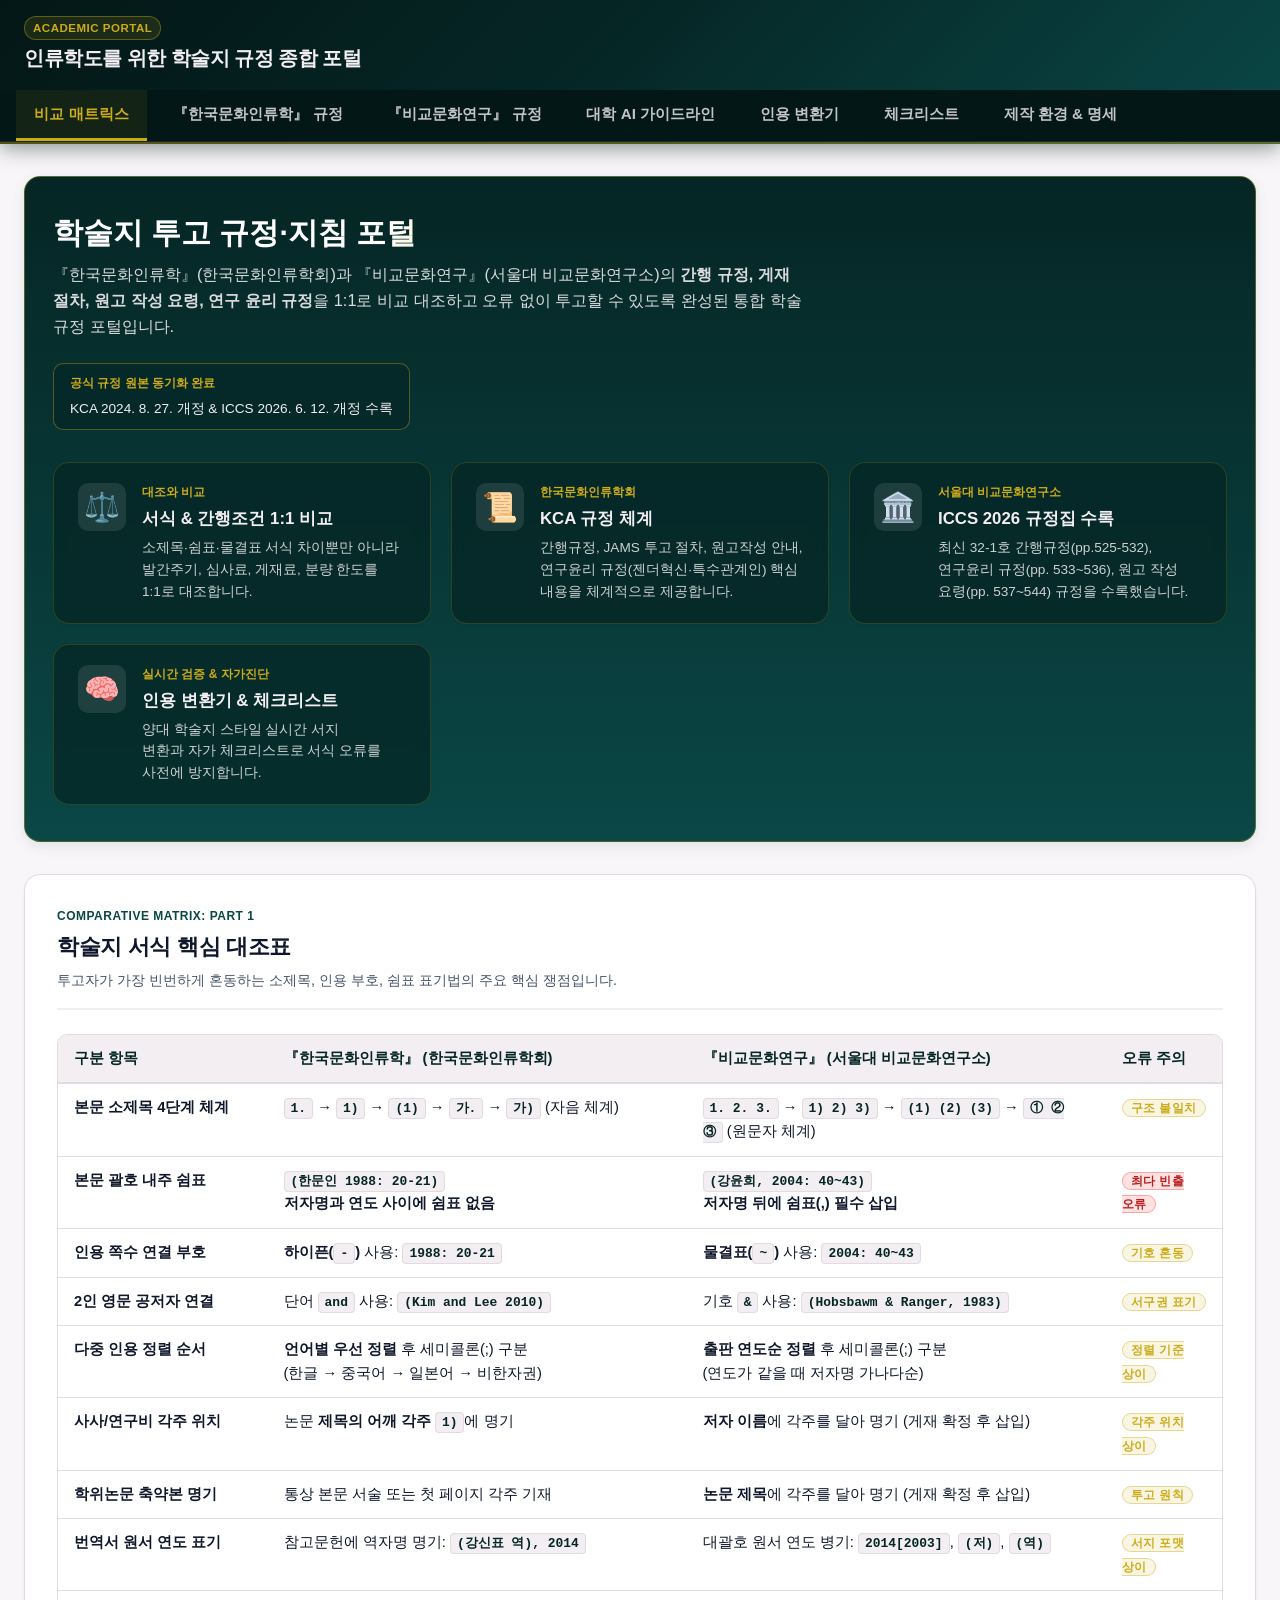
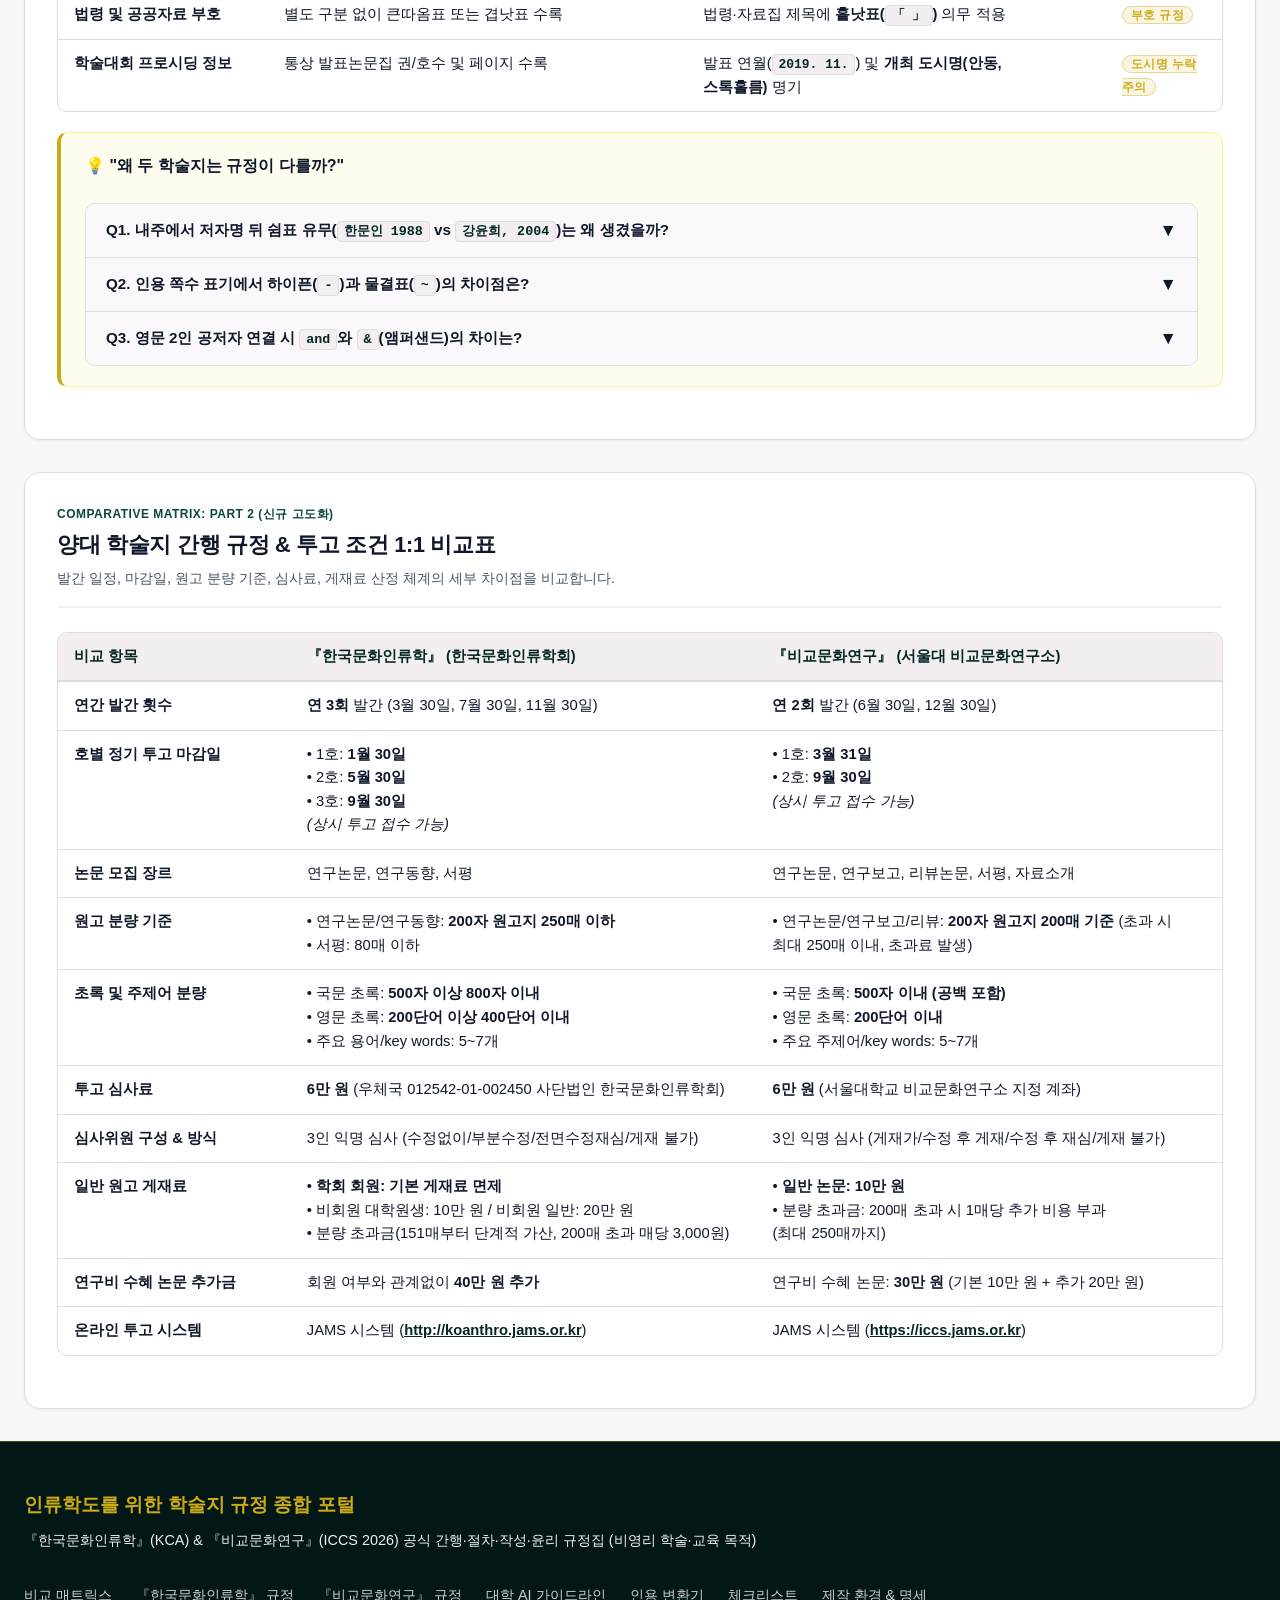
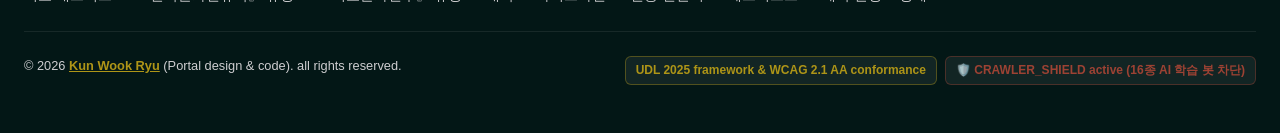
<file: index.html>
<!DOCTYPE html>
<html lang="ko">
<head>
    <meta charset="UTF-8">
    <meta name="viewport" content="width=device-width, initial-scale=1.0">
    <title>인류학도를 위한 학술지 규정 종합 포털</title>
    <meta name="description" content="『한국문화인류학』과 『비교문화연구』의 간행 규정, 게재 절차, 원고 작성 요령, 연구 윤리 규정 1:1 비교 대조 매트릭스 및 서식 차이점 해설 포털">
    <!-- ============================================================
         보안 원칙: CRAWLER_SHIELD v2 (16종 AI 학습 봇 차단 & TDM 권리 유보)
    ============================================================ -->
    <meta name="robots" content="index, follow" />
    <meta name="googlebot" content="index, follow" />
    <meta name="GPTBot" content="noindex, nofollow" />
    <meta name="OAI-SearchBot" content="noindex, nofollow" />
    <meta name="ChatGPT-User" content="noindex, nofollow" />
    <meta name="ClaudeBot" content="noindex, nofollow" />
    <meta name="anthropic-ai" content="noindex, nofollow" />
    <meta name="Claude-Web" content="noindex, nofollow" />
    <meta name="Google-Extended" content="noindex, nofollow" />
    <meta name="Googlebot-AI" content="noindex, nofollow" />
    <meta name="Applebot-Extended" content="noindex, nofollow" />
    <meta name="Amazonbot" content="noindex, nofollow" />
    <meta name="Bytespider" content="noindex, nofollow" />
    <meta name="CCBot" content="noindex, nofollow" />
    <meta name="meta-externalagent" content="noindex, nofollow" />
    <meta name="FacebookBot" content="noindex, nofollow" />
    <meta name="PerplexityBot" content="noindex, nofollow" />
    <meta name="Cohere-ai" content="noindex, nofollow" />
    <meta http-equiv="X-Robots-Tag" content="noimageai, noai" />
    <meta name="tdm-reservation" content="1" />
    <link rel="stylesheet" href="style.css?v=20261029_2">
</head>
<body>
    <a href="#main-content" class="skip-link">본문 바로가기 (skip to main content)</a>

    <!-- 최상단 헤더 -->
    <header class="site-header">
        <div class="header-container">
            <div class="brand-wrapper">
                <div class="brand-info">
                    <div class="brand-badge-row">
                        <span class="brand-badge">academic portal</span>
                    </div>
                    <h1 class="brand-title"><a href="index.html" style="color: inherit; text-decoration: none;">인류학도를 위한 학술지 규정 종합 포털</a></h1>
                </div>
            </div>
        </div>

        <!-- 메인 내비게이션 탭 (MPA 고유 파일 링크) -->
        <nav class="nav-tab-container" aria-label="포털 주요 기능 탭">
                        <div class="nav-tab-wrapper" role="tablist">
                <a href="index.html" class="tab-btn active" role="tab" aria-selected="true">
                    <span>비교 매트릭스</span>
                </a>
                <a href="kca.html" class="tab-btn" role="tab" aria-selected="false">
                    <span>『한국문화인류학』 규정</span>
                </a>
                <a href="iccs.html" class="tab-btn" role="tab" aria-selected="false">
                    <span>『비교문화연구』 규정</span>
                </a>
                <a href="ai-guidelines.html" class="tab-btn" role="tab" aria-selected="false">
                    <span>대학 AI 가이드라인</span>
                </a>
                <a href="converter.html" class="tab-btn" role="tab" aria-selected="false">
                    <span>인용 변환기</span>
                </a>
                <a href="checklist.html" class="tab-btn" role="tab" aria-selected="false">
                    <span>체크리스트</span>
                </a>
                <a href="specs.html" class="tab-btn" role="tab" aria-selected="false">
                    <span>제작 환경 &amp; 명세</span>
                </a>
            </div>
        </nav>
    </header>

    <!-- 메인 본문 영역 (100% 상시 가시성 보장) -->
    <main id="main-content" class="page-container" tabindex="-1">
        <section class="mpa-page-section">
<section class="hero-section">
        <div class="hero-inner">
            <div class="hero-header-row">
                <div class="hero-main-desc">
                    <h2>학술지 투고 규정·지침 포털</h2>
                    <p>『한국문화인류학』(한국문화인류학회)과 『비교문화연구』(서울대 비교문화연구소)의 <strong>간행 규정, 게재 절차, 원고 작성 요령, 연구 윤리 규정</strong>을 1:1로 비교 대조하고 오류 없이 투고할 수 있도록 완성된 통합 학술 규정 포털입니다.</p>
                </div>
                <div class="hero-sources-pill">
                    <span class="hero-sources-title">공식 규정 원본 동기화 완료</span>
                    <span class="hero-sources-list">KCA 2024. 8. 27. 개정 &amp; ICCS 2026. 6. 12. 개정 수록</span>
                </div>
            </div>

            <!-- 4구 배너 카드 그리드 (UDL 핵심 표상) -->
            <div class="banner-grid">
                <div class="banner-card">
                    <div class="banner-card-icon" aria-hidden="true">⚖️</div>
                    <div class="banner-card-body">
                        <span class="banner-card-tag"> 대조와 비교</span>
                        <h3 class="banner-card-title">서식 &amp; 간행조건 1:1 비교</h3>
                        <p class="banner-card-desc">소제목·쉼표·물결표 서식 차이뿐만 아니라 발간주기, 심사료, 게재료, 분량 한도를 1:1로 대조합니다.</p>
                    </div>
                </div>

                <div class="banner-card">
                    <div class="banner-card-icon" aria-hidden="true">📜</div>
                    <div class="banner-card-body">
                        <span class="banner-card-tag">한국문화인류학회</span>
                        <h3 class="banner-card-title">KCA 규정 체계</h3>
                        <p class="banner-card-desc">간행규정, JAMS 투고 절차, 원고작성 안내, 연구윤리 규정(젠더혁신·특수관계인) 핵심 내용을 체계적으로 제공합니다.</p>
                    </div>
                </div>

                <div class="banner-card">
                    <div class="banner-card-icon" aria-hidden="true">🏛️</div>
                    <div class="banner-card-body">
                        <span class="banner-card-tag">서울대 비교문화연구소</span>
                        <h3 class="banner-card-title">ICCS 2026 규정집 수록</h3>
                        <p class="banner-card-desc">최신 32-1호 간행규정(pp.525-532), 연구윤리 규정(pp. 533~536), 원고 작성 요령(pp. 537~544) 규정을 수록했습니다.</p>
                    </div>
                </div>

                <div class="banner-card">
                    <div class="banner-card-icon" aria-hidden="true">🧠</div>
                    <div class="banner-card-body">
                        <span class="banner-card-tag">실시간 검증 &amp; 자가진단</span>
                        <h3 class="banner-card-title">인용 변환기 &amp; 체크리스트</h3>
                        <p class="banner-card-desc">양대 학술지 스타일 실시간 서지 변환과 자가 체크리스트로 서식 오류를 사전에 방지합니다.</p>
                    </div>
                </div>
            </div>
        </div>
    </section>
            
            <!-- 1-1. 학술지 서식 핵심 대조표 -->
            <article class="academic-card">
                <header class="academic-card-header">
                    <div class="card-title-group">
                        <span class="card-section-badge">comparative matrix: part 1</span>
                        <h2 class="card-h2-title">학술지 서식 핵심 대조표</h2>
                        <p class="card-sub-rule">투고자가 가장 빈번하게 혼동하는 소제목, 인용 부호, 쉼표 표기법의 주요 핵심 쟁점입니다.</p>
                    </div>
                </header>

                <div class="table-container">
                    <table class="data-table">
                        <thead>
                            <tr>
                                <th style="width: 18%;">구분 항목</th>
                                <th style="width: 36%;">『한국문화인류학』 (한국문화인류학회)</th>
                                <th style="width: 36%;">『비교문화연구』 (서울대 비교문화연구소)</th>
                                <th style="width: 10%;">오류 주의</th>
                            </tr>
                        </thead>
                        <tbody>
                            <tr>
                                <td><strong>본문 소제목 4단계 체계</strong></td>
                                <td><code>1.</code> &rarr; <code>1)</code> &rarr; <code>(1)</code> &rarr; <strong><code>가.</code></strong> &rarr; <code>가)</code> (자음 체계)</td>
                                <td><code>1. 2. 3.</code> &rarr; <code>1) 2) 3)</code> &rarr; <code>(1) (2) (3)</code> &rarr; <strong><code>① ② ③</code></strong> (원문자 체계)</td>
                                <td><span class="brand-badge">구조 불일치</span></td>
                            </tr>
                            <tr>
                                <td><strong>본문 괄호 내주 쉼표</strong></td>
                                <td><code>(한문인 1988: 20-21)</code> <br><strong>저자명과 연도 사이에 쉼표 없음</strong></td>
                                <td><code>(강윤희, 2004: 40~43)</code> <br><strong>저자명 뒤에 쉼표(,) 필수 삽입</strong></td>
                                <td><span class="brand-badge" style="background:#fee2e2; color:#b91c1c; border-color:#fca5a5;">최다 빈출 오류</span></td>
                            </tr>
                            <tr>
                                <td><strong>인용 쪽수 연결 부호</strong></td>
                                <td><strong>하이픈(<code>-</code>)</strong> 사용: <code>1988: 20-21</code></td>
                                <td><strong>물결표(<code>~</code>)</strong> 사용: <code>2004: 40~43</code></td>
                                <td><span class="brand-badge">기호 혼동</span></td>
                            </tr>
                            <tr>
                                <td><strong>2인 영문 공저자 연결</strong></td>
                                <td>단어 <strong><code>and</code></strong> 사용: <code>(Kim and Lee 2010)</code></td>
                                <td>기호 <strong><code>&amp;</code></strong> 사용: <code>(Hobsbawm &amp; Ranger, 1983)</code></td>
                                <td><span class="brand-badge">서구권 표기</span></td>
                            </tr>
                            <tr>
                                <td><strong>다중 인용 정렬 순서</strong></td>
                                <td><strong>언어별 우선 정렬</strong> 후 세미콜론(;) 구분 <br>(한글 &rarr; 중국어 &rarr; 일본어 &rarr; 비한자권)</td>
                                <td><strong>출판 연도순 정렬</strong> 후 세미콜론(;) 구분 <br>(연도가 같을 때 저자명 가나다순)</td>
                                <td><span class="brand-badge">정렬 기준 상이</span></td>
                            </tr>
                            <tr>
                                <td><strong>사사/연구비 각주 위치</strong></td>
                                <td>논문 <strong>제목의 어깨 각주 <code>1)</code></strong>에 명기</td>
                                <td><strong>저자 이름</strong>에 각주를 달아 명기 (게재 확정 후 삽입)</td>
                                <td><span class="brand-badge">각주 위치 상이</span></td>
                            </tr>
                            <tr>
                                <td><strong>학위논문 축약본 명기</strong></td>
                                <td>통상 본문 서술 또는 첫 페이지 각주 기재</td>
                                <td><strong>논문 제목</strong>에 각주를 달아 명기 (게재 확정 후 삽입)</td>
                                <td><span class="brand-badge">투고 원칙</span></td>
                            </tr>
                            <tr>
                                <td><strong>번역서 원서 연도 표기</strong></td>
                                <td>참고문헌에 역자명 명기: <code>(강신표 역), 2014</code></td>
                                <td>대괄호 원서 연도 병기: <strong><code>2014[2003]</code></strong>, <code>(저)</code>, <code>(역)</code></td>
                                <td><span class="brand-badge">서지 포맷 상이</span></td>
                            </tr>
                            <tr>
                                <td><strong>법령 및 공공자료 부호</strong></td>
                                <td>별도 구분 없이 큰따옴표 또는 겹낫표 수록</td>
                                <td>법령·자료집 제목에 <strong>홑낫표(<code>「 」</code>)</strong> 의무 적용</td>
                                <td><span class="brand-badge">부호 규정</span></td>
                            </tr>
                            <tr>
                                <td><strong>학술대회 프로시딩 정보</strong></td>
                                <td>통상 발표논문집 권/호수 및 페이지 수록</td>
                                <td>발표 연월(<code>2019. 11.</code>) 및 <strong>개최 도시명(안동, 스톡홀름)</strong> 명기</td>
                                <td><span class="brand-badge">도시명 누락 주의</span></td>
                            </tr>
                        </tbody>
                    </table>
                </div>

                <!-- 하브루타 변증법적 쟁점 해설 (하브루타 팩) -->
                <div class="rule-box gold">
                    <strong>💡 "왜 두 학술지는 규정이 다를까?"</strong>
                    <div class="havruta-accordion">
                        <div class="havruta-item">
                            <button class="havruta-trigger" aria-expanded="false">
                                <span>Q1. 내주에서 저자명 뒤 쉼표 유무(<code>한문인 1988</code> vs <code>강윤희, 2004</code>)는 왜 생겼을까?</span>
                                <span class="havruta-icon">▼</span>
                            </button>
                            <div class="havruta-content">
                                <p><strong>해설:</strong> 『한국문화인류학』은 미국 인류학회(AAA) 및 시카고 매뉴얼(Chicago author-date)의 전통을 계승하여 괄호 안에서 불필요한 문장 부호를 배제하는 <code>(author-year)</code> 포맷을 엄격히 고수합니다. 반면 『비교문화연구』는 서울대학교 및 국내 인문사회학계의 전통적인 한국어 어문 인용 관례(저자와 연도를 명확한 쉼표로 분리)를 적용하여 가독성을 높인 결과입니다.</p>
                            </div>
                        </div>

                        <div class="havruta-item">
                            <button class="havruta-trigger" aria-expanded="false">
                                <span>Q2. 인용 쪽수 표기에서 하이픈(<code>-</code>)과 물결표(<code>~</code>)의 차이점은?</span>
                                <span class="havruta-icon">▼</span>
                            </button>
                            <div class="havruta-content">
                                <p><strong>해설:</strong> 영미권 학술 스타일(Chicago/APA)은 범위를 나타낼 때 하이픈(<code>-</code>)을 사용합니다(<code>20-21</code>). 그러나 국립국어원의 한글 맞춤법 문장 부호 규정에서는 기간이나 범위의 시작과 끝을 나타낼 때 물결표(<code>~</code>)를 표준으로 규정합니다. 『비교문화연구』는 국립국어원 표준 문장 부호를 서지 표기에도 엄격히 준용하여 <code>40~43</code>으로 표기하도록 규정하고 있습니다.</p>
                            </div>
                        </div>

                        <div class="havruta-item">
                            <button class="havruta-trigger" aria-expanded="false">
                                <span>Q3. 영문 2인 공저자 연결 시 <code>and</code>와 <code>&amp;</code>(앰퍼샌드)의 차이는?</span>
                                <span class="havruta-icon">▼</span>
                            </button>
                            <div class="havruta-content">
                                <p><strong>해설:</strong> 시카고 스타일은 괄호 안에서도 완전한 영단어 <code>and</code> 사용을 권장하는 반면, APA 스타일은 괄호 안 내주에서 간결한 기호인 앰퍼샌드(<code>&amp;</code>) 사용을 의무화합니다. 『비교문화연구』는 APA 서지 체계의 효율성을 도입하여 <code>(Hobsbawm &amp; Ranger, 1983)</code>로 표기하게 합니다.</p>
                            </div>
                        </div>
                    </div>
                </div>
            </article>

            <!-- 1-2. 간행 규정 & 투고 조건 1:1 비교 대조표 (신규 고도화) -->
            <article class="academic-card" style="margin-top: 2rem;">
                <header class="academic-card-header">
                    <div class="card-title-group">
                        <span class="card-section-badge">comparative matrix: part 2 (신규 고도화)</span>
                        <h2 class="card-h2-title">양대 학술지 간행 규정 &amp; 투고 조건 1:1 비교표</h2>
                        <p class="card-sub-rule">발간 일정, 마감일, 원고 분량 기준, 심사료, 게재료 산정 체계의 세부 차이점을 비교합니다.</p>
                    </div>
                </header>

                <div class="table-container">
                    <table class="data-table">
                        <thead>
                            <tr>
                                <th style="width: 20%;">비교 항목</th>
                                <th style="width: 40%;">『한국문화인류학』 (한국문화인류학회)</th>
                                <th style="width: 40%;">『비교문화연구』 (서울대 비교문화연구소)</th>
                            </tr>
                        </thead>
                        <tbody>
                            <tr>
                                <td><strong>연간 발간 횟수</strong></td>
                                <td><strong>연 3회</strong> 발간 (3월 30일, 7월 30일, 11월 30일)</td>
                                <td><strong>연 2회</strong> 발간 (6월 30일, 12월 30일)</td>
                            </tr>
                            <tr>
                                <td><strong>호별 정기 투고 마감일</strong></td>
                                <td>• 1호: <strong>1월 30일</strong><br>• 2호: <strong>5월 30일</strong><br>• 3호: <strong>9월 30일</strong><br><em>(상시 투고 접수 가능)</em></td>
                                <td>• 1호: <strong>3월 31일</strong><br>• 2호: <strong>9월 30일</strong><br><em>(상시 투고 접수 가능)</em></td>
                            </tr>
                            <tr>
                                <td><strong>논문 모집 장르</strong></td>
                                <td>연구논문, 연구동향, 서평</td>
                                <td>연구논문, 연구보고, 리뷰논문, 서평, 자료소개</td>
                            </tr>
                            <tr>
                                <td><strong>원고 분량 기준</strong></td>
                                <td>• 연구논문/연구동향: <strong>200자 원고지 250매 이하</strong><br>• 서평: 80매 이하</td>
                                <td>• 연구논문/연구보고/리뷰: <strong>200자 원고지 200매 기준</strong> (초과 시 최대 250매 이내, 초과료 발생)</td>
                            </tr>
                            <tr>
                                <td><strong>초록 및 주제어 분량</strong></td>
                                <td>• 국문 초록: <strong>500자 이상 800자 이내</strong><br>• 영문 초록: <strong>200단어 이상 400단어 이내</strong><br>• 주요 용어/key words: 5~7개</td>
                                <td>• 국문 초록: <strong>500자 이내 (공백 포함)</strong><br>• 영문 초록: <strong>200단어 이내</strong><br>• 주요 주제어/key words: 5~7개</td>
                            </tr>
                            <tr>
                                <td><strong>투고 심사료</strong></td>
                                <td><strong>6만 원</strong> (우체국 012542-01-002450 사단법인 한국문화인류학회)</td>
                                <td><strong>6만 원</strong> (서울대학교 비교문화연구소 지정 계좌)</td>
                            </tr>
                            <tr>
                                <td><strong>심사위원 구성 &amp; 방식</strong></td>
                                <td>3인 익명 심사 (수정없이/부분수정/전면수정재심/게재 불가)</td>
                                <td>3인 익명 심사 (게재가/수정 후 게재/수정 후 재심/게재 불가)</td>
                            </tr>
                            <tr>
                                <td><strong>일반 원고 게재료</strong></td>
                                <td>• <strong>학회 회원: 기본 게재료 면제</strong><br>• 비회원 대학원생: 10만 원 / 비회원 일반: 20만 원<br>• 분량 초과금(151매부터 단계적 가산, 200매 초과 매당 3,000원)</td>
                                <td>• <strong>일반 논문: 10만 원</strong><br>• 분량 초과금: 200매 초과 시 1매당 추가 비용 부과 (최대 250매까지)</td>
                            </tr>
                            <tr>
                                <td><strong>연구비 수혜 논문 추가금</strong></td>
                                <td>회원 여부와 관계없이 <strong>40만 원 추가</strong></td>
                                <td>연구비 수혜 논문: <strong>30만 원</strong> (기본 10만 원 + 추가 20만 원)</td>
                            </tr>
                            <tr>
                                <td><strong>온라인 투고 시스템</strong></td>
                                <td>JAMS 시스템 (<a href="http://koanthro.jams.or.kr" target="_blank" rel="noopener" class="text-link" style="color: var(--color-primary-dark); font-weight: 600; text-decoration: underline;">http://koanthro.jams.or.kr</a>)</td>
                                <td>JAMS 시스템 (<a href="https://iccs.jams.or.kr" target="_blank" rel="noopener" class="text-link" style="color: var(--color-primary-dark); font-weight: 600; text-decoration: underline;">https://iccs.jams.or.kr</a>)</td>
                            </tr>
                        </tbody>
                    </table>
                </div>
            </article>
        </section>
    </main>

    <!-- 플로팅 TOP 버튼 -->
    <button id="back-to-top" class="floating-top-btn" title="페이지 상단으로 이동" aria-label="페이지 상단으로 이동">↑</button>

    <!-- 푸터 -->
    <footer class="site-footer">
        <div class="footer-inner">
            <div class="footer-top">
                <div class="footer-brand">
                    <h3>인류학도를 위한 학술지 규정 종합 포털</h3>
                    <p>『한국문화인류학』(KCA) &amp; 『비교문화연구』(ICCS 2026) 공식 간행·절차·작성·윤리 규정집 (비영리 학술·교육 목적)</p>
                </div>
                                <div class="footer-links">
                    <a href="index.html">비교 매트릭스</a>
                    <a href="kca.html">『한국문화인류학』 규정</a>
                    <a href="iccs.html">『비교문화연구』 규정</a>
                    <a href="ai-guidelines.html">대학 AI 가이드라인</a>
                    <a href="converter.html">인용 변환기</a>
                    <a href="checklist.html">체크리스트</a>
                    <a href="specs.html">제작 환경 &amp; 명세</a>
                </div>
            </div>
            <div class="footer-bottom">
                <p>&copy; 2026 <a href="https://kunwryu.github.io/" target="_blank" rel="noopener noreferrer" class="footer-author-link">Kun Wook Ryu</a> (Portal design &amp; code). all rights reserved.</p>
                <div style="display: flex; gap: 0.5rem; flex-wrap: wrap;">
                    <span class="udl-conformance-badge">UDL 2025 framework &amp; WCAG 2.1 AA conformance</span>
                    <span class="udl-conformance-badge" style="border-color: rgba(184, 74, 57, 0.4); color: var(--color-comp-coral);">🛡️ CRAWLER_SHIELD active (16종 AI 학습 봇 차단)</span>
                </div>
            </div>
        </div>
    </footer>

    <!-- 자바스크립트 -->
    <script src="portal.js?v=20261028_1"></script>
</body>
</html>
</file>
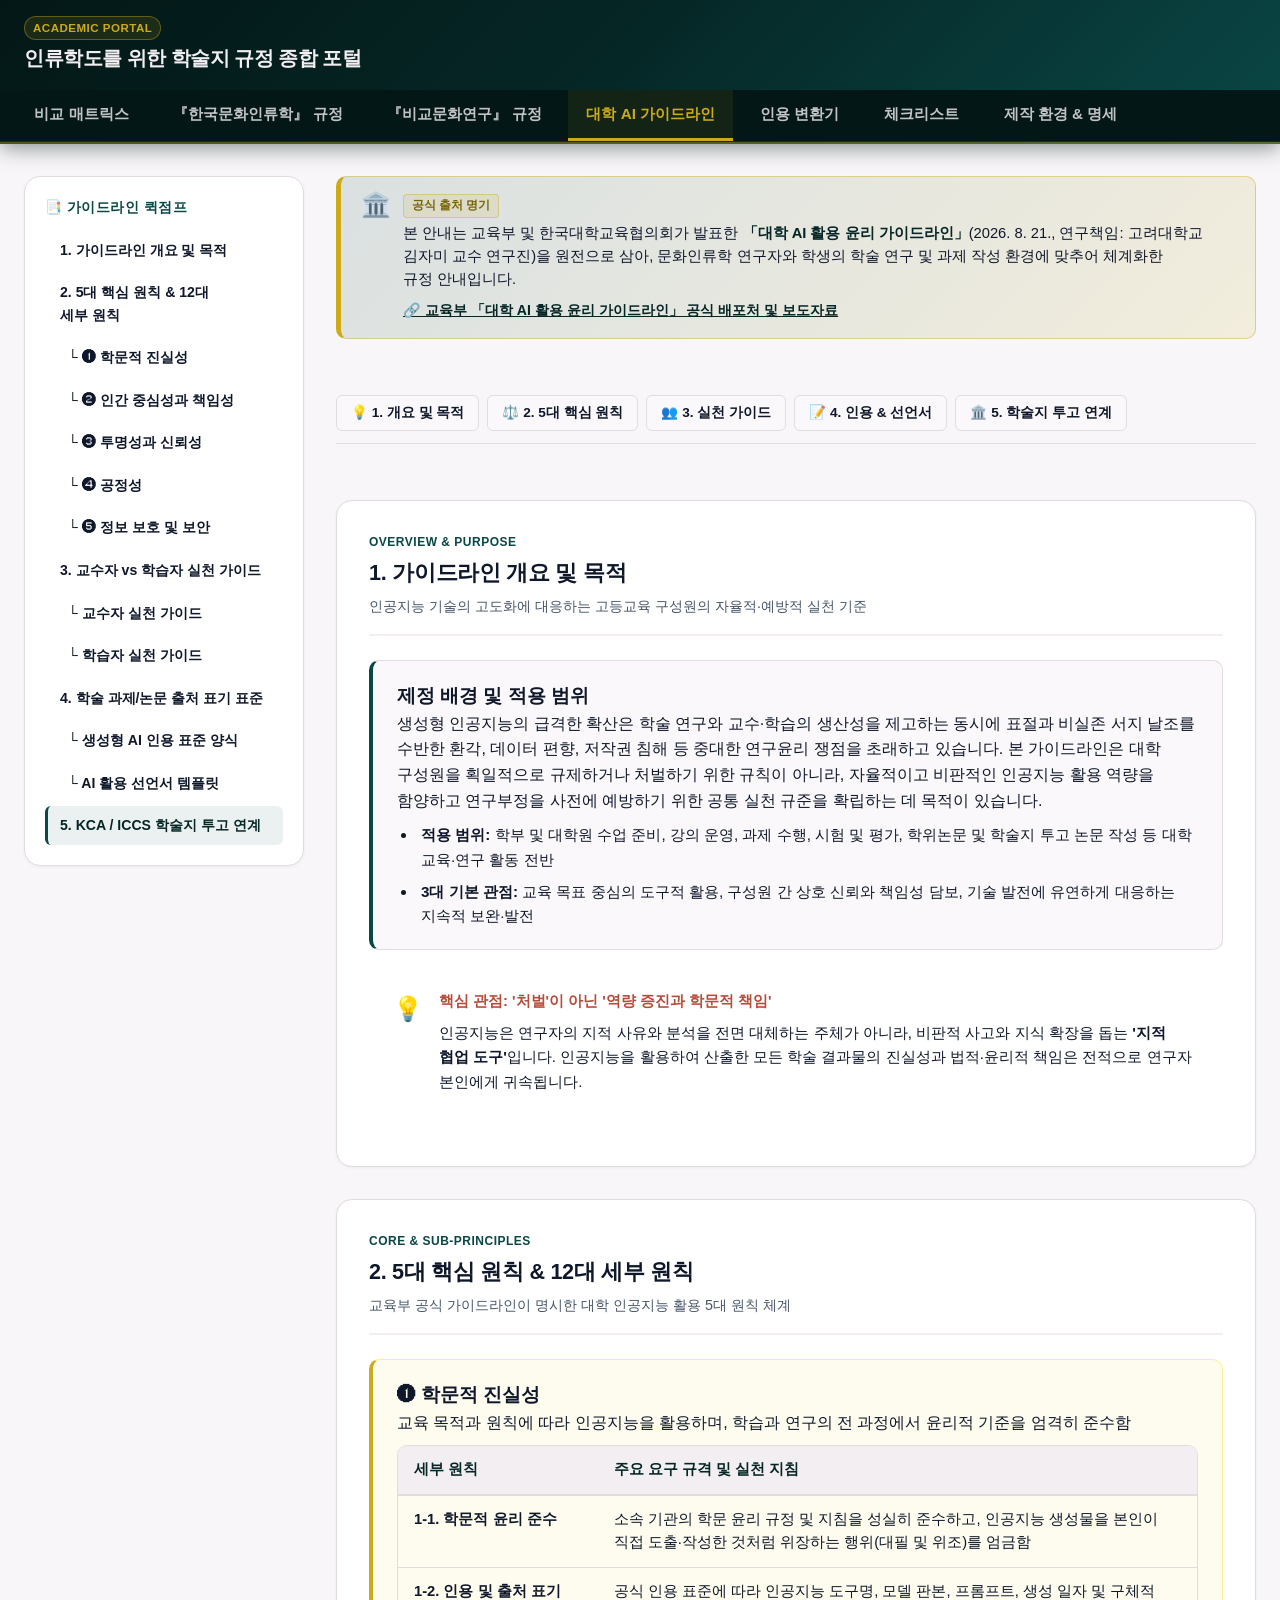
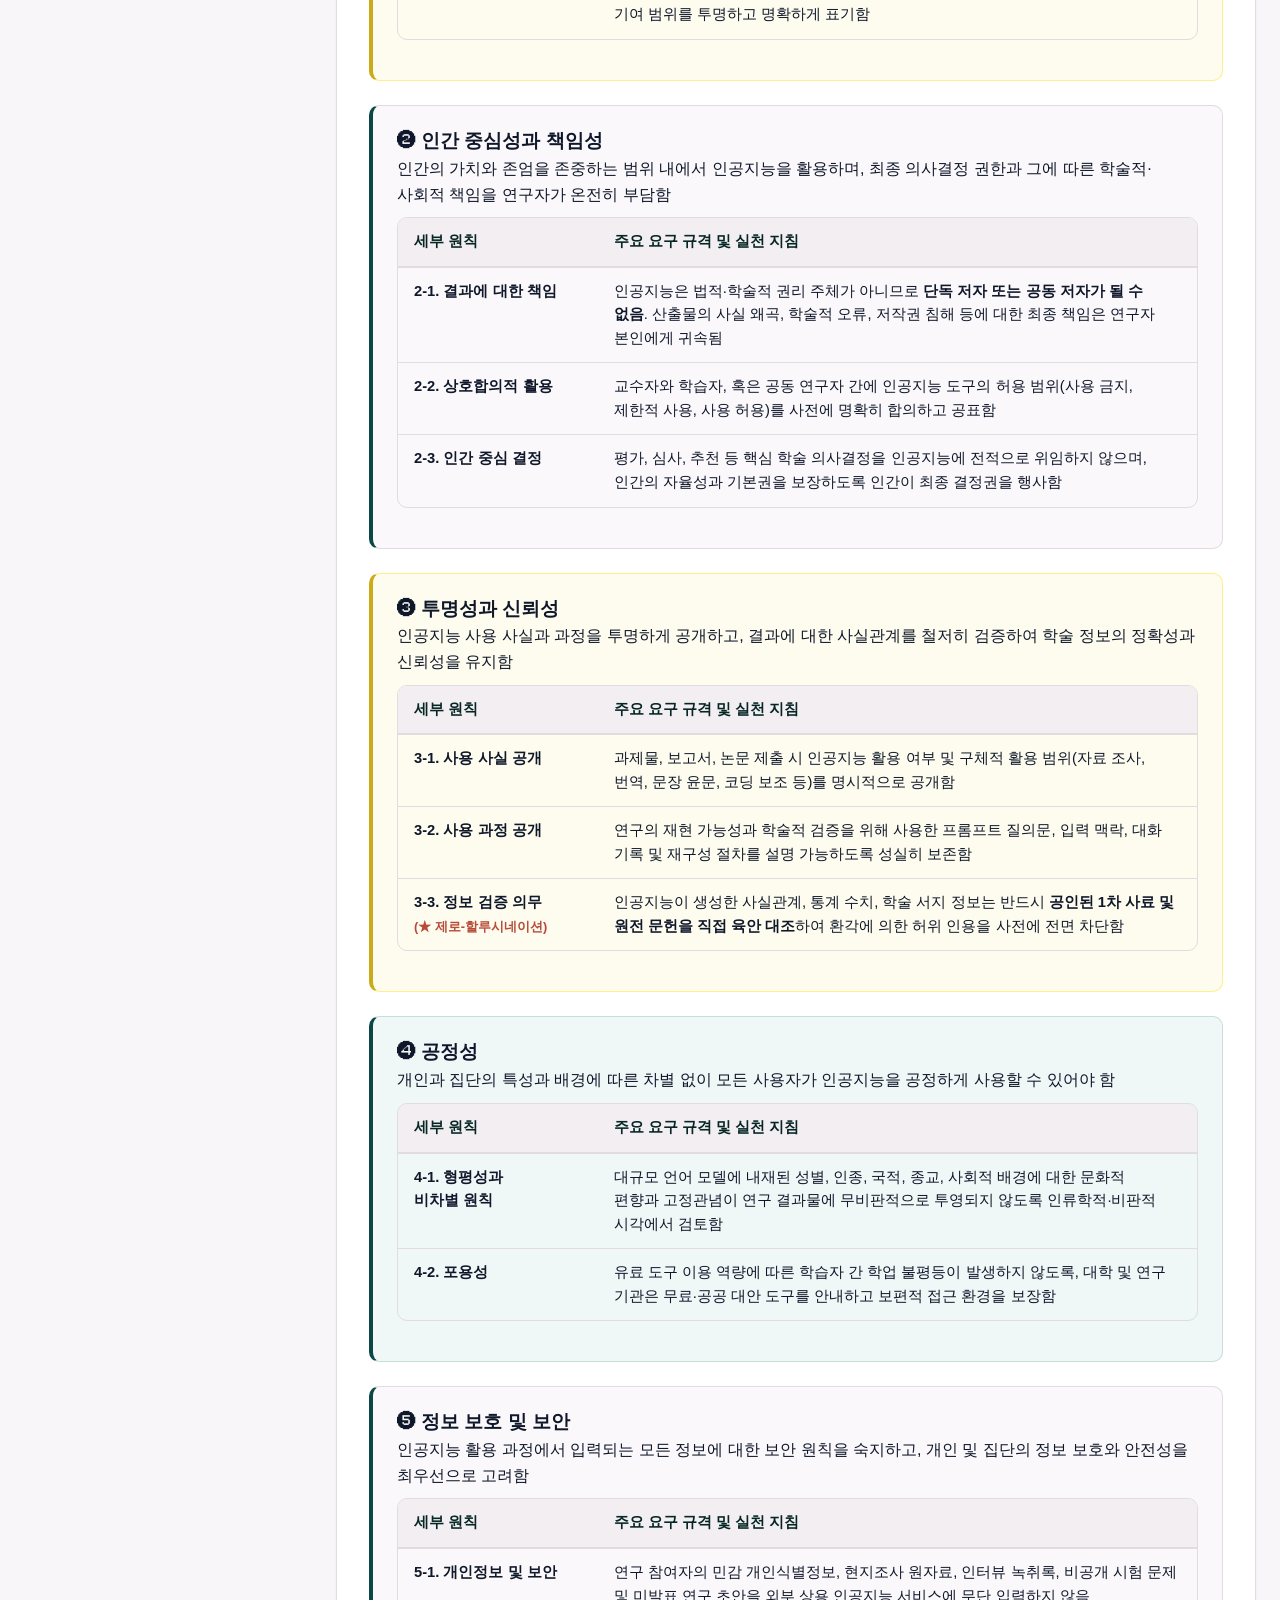
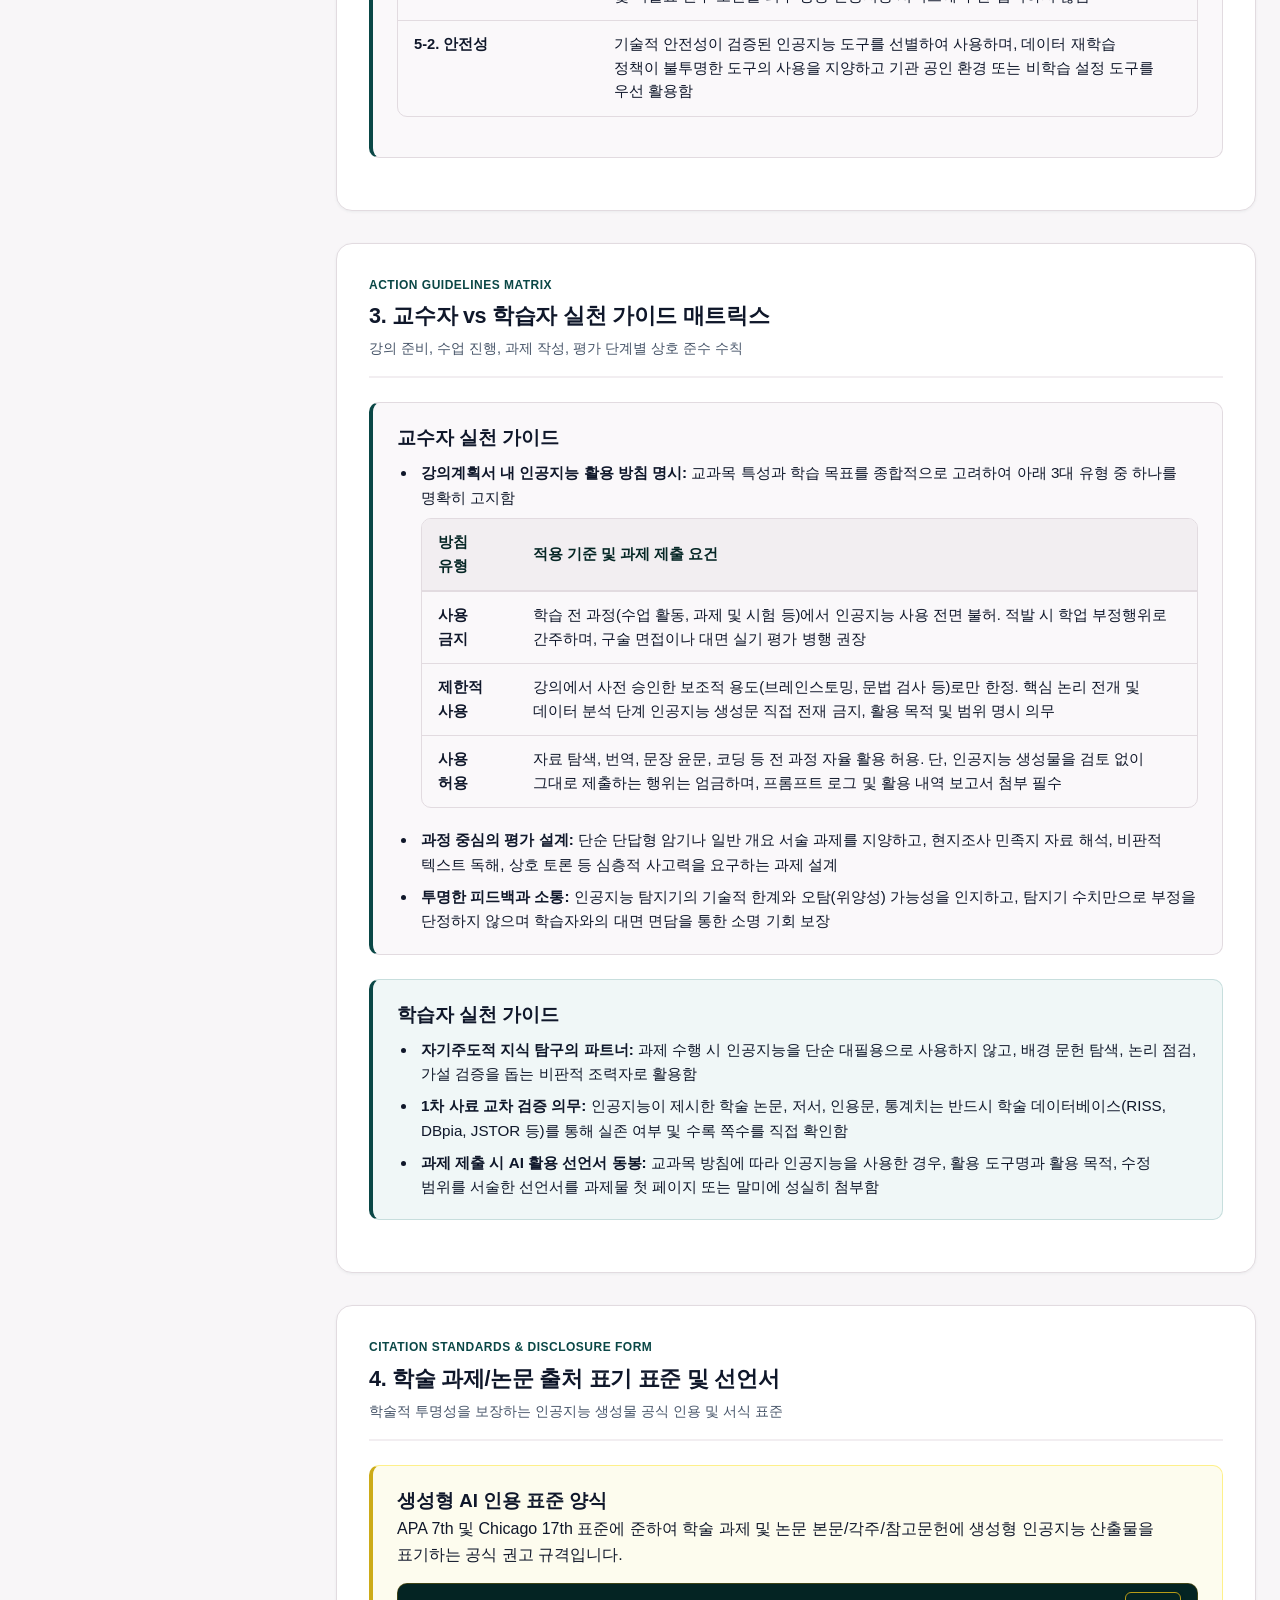
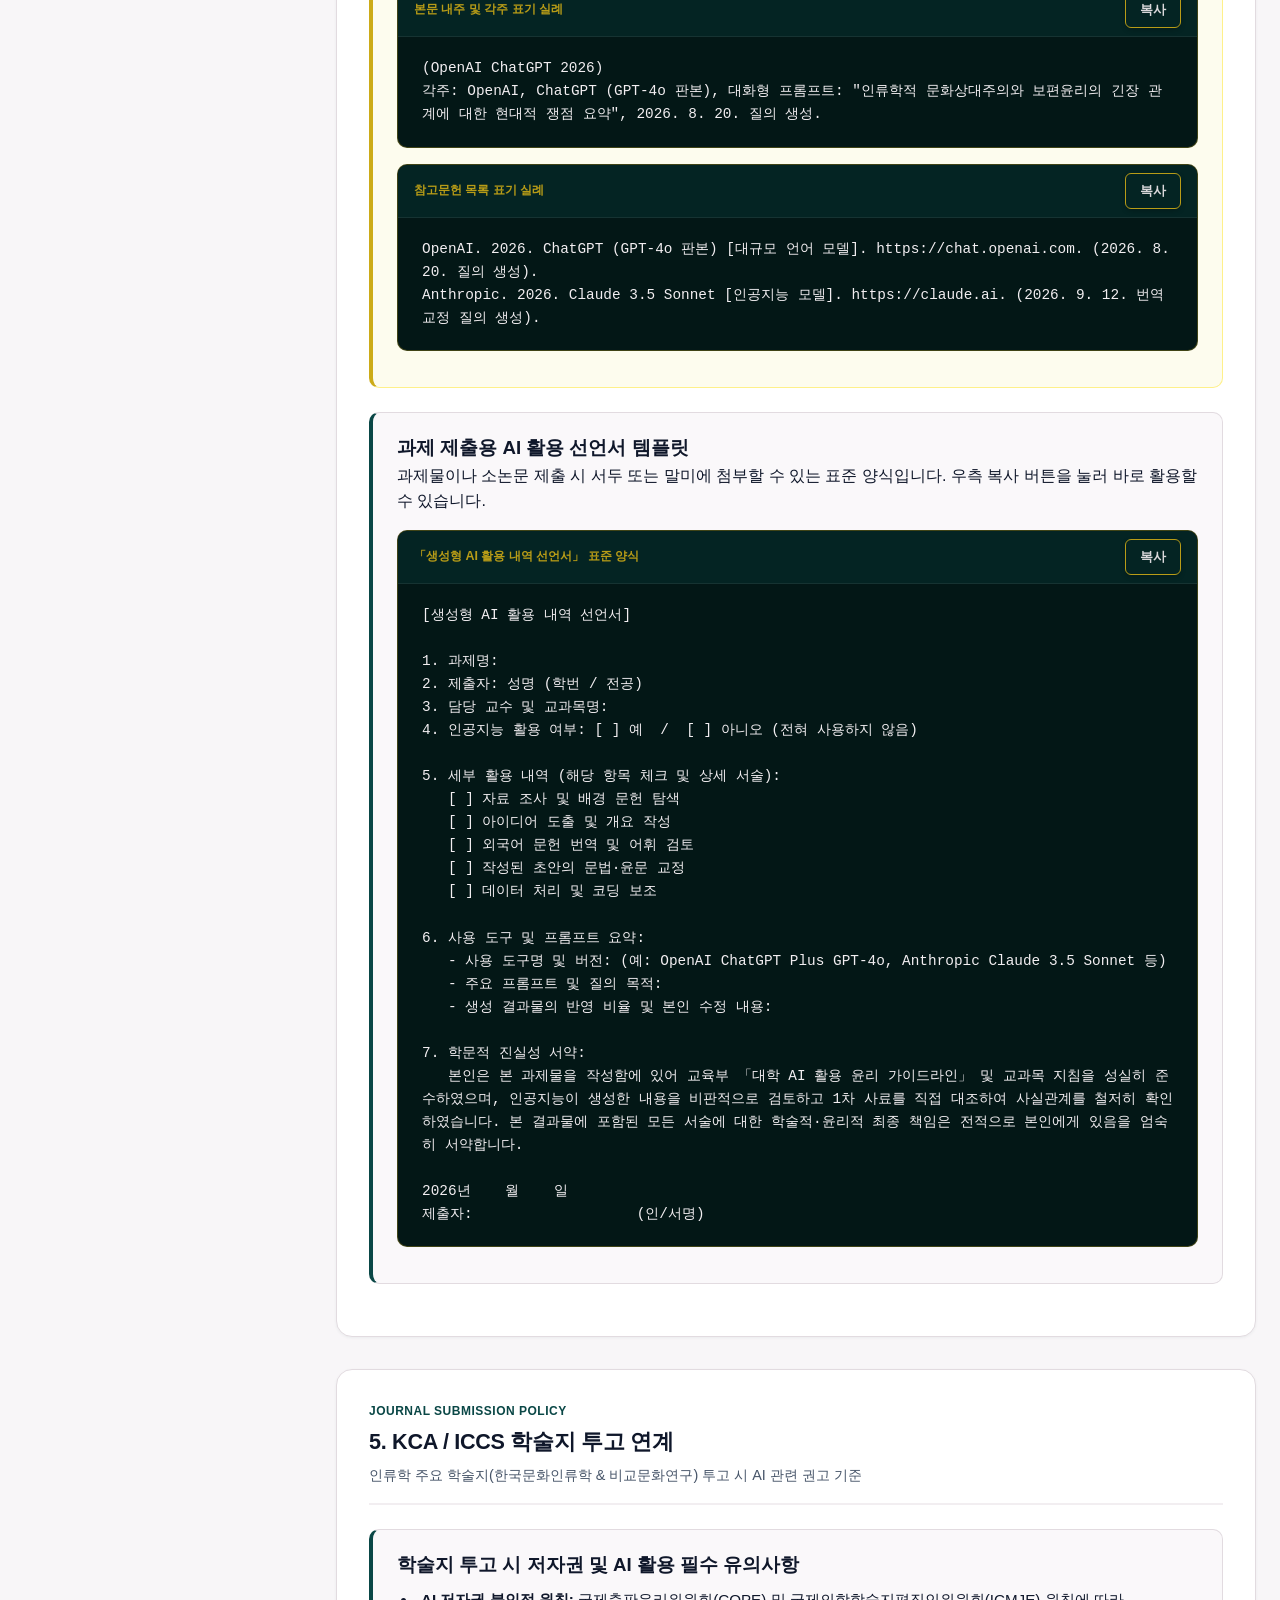
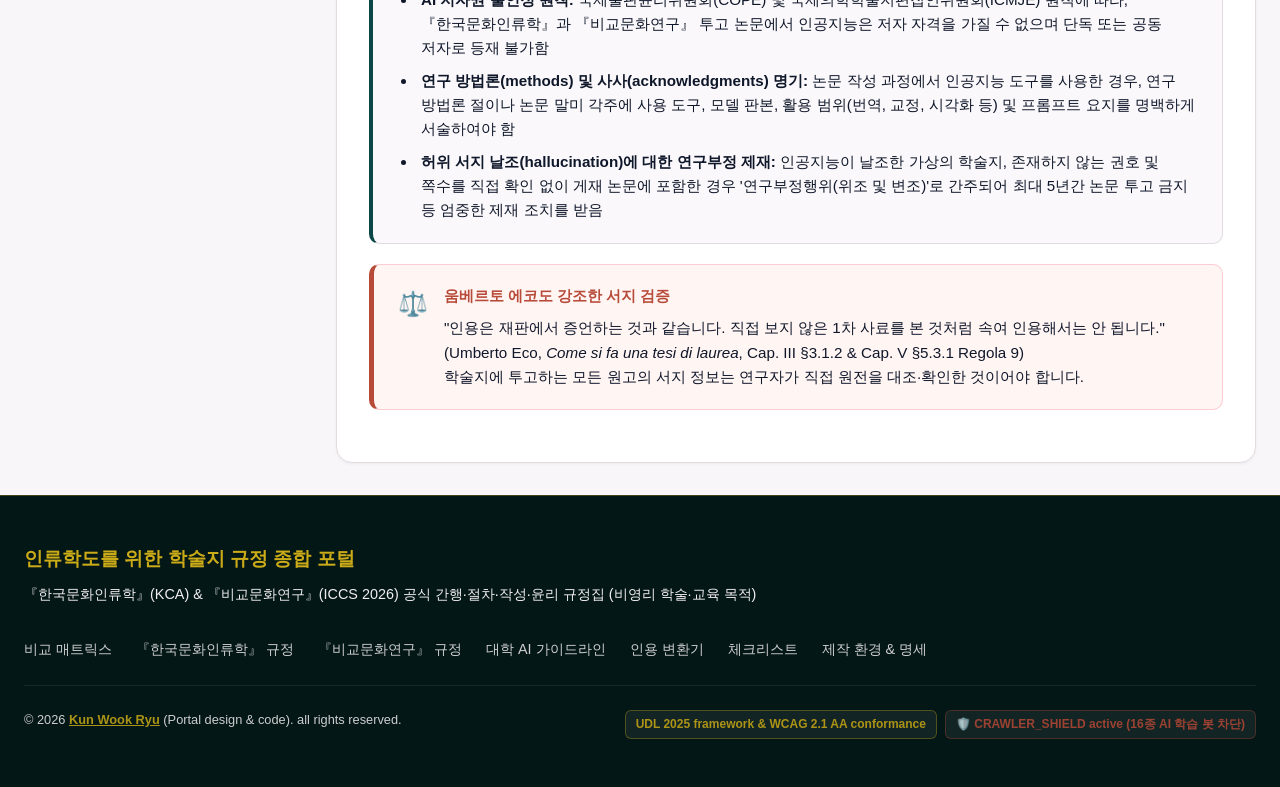
<file: ai-guidelines.html>
<!DOCTYPE html>
<html lang="ko">
<head>
    <meta charset="UTF-8">
    <meta name="viewport" content="width=device-width, initial-scale=1.0">
    <title>대학 AI 가이드라인 | 인류학도를 위한 학술지 규정 종합 포털</title>
    <meta name="description" content="교육부 「대학 AI 활용 윤리 가이드라인」의 5대 핵심 원칙, 12대 세부 원칙, 교수자·학습자 실천 기준 및 학술 과제·논문 제출 시 생성형 AI 출처 표기 표준 안내">
    <!-- ============================================================
         보안 원칙: CRAWLER_SHIELD v2 (16종 AI 학습 봇 차단 & TDM 권리 유보)
    ============================================================ -->
    <meta name="robots" content="index, follow" />
    <meta name="googlebot" content="index, follow" />
    <meta name="GPTBot" content="noindex, nofollow" />
    <meta name="OAI-SearchBot" content="noindex, nofollow" />
    <meta name="ChatGPT-User" content="noindex, nofollow" />
    <meta name="ClaudeBot" content="noindex, nofollow" />
    <meta name="anthropic-ai" content="noindex, nofollow" />
    <meta name="Claude-Web" content="noindex, nofollow" />
    <meta name="Google-Extended" content="noindex, nofollow" />
    <meta name="Googlebot-AI" content="noindex, nofollow" />
    <meta name="Applebot-Extended" content="noindex, nofollow" />
    <meta name="Amazonbot" content="noindex, nofollow" />
    <meta name="Bytespider" content="noindex, nofollow" />
    <meta name="CCBot" content="noindex, nofollow" />
    <meta name="meta-externalagent" content="noindex, nofollow" />
    <meta name="FacebookBot" content="noindex, nofollow" />
    <meta name="PerplexityBot" content="noindex, nofollow" />
    <meta name="Cohere-ai" content="noindex, nofollow" />
    <meta http-equiv="X-Robots-Tag" content="noimageai, noai" />
    <meta name="tdm-reservation" content="1" />
    <link rel="stylesheet" href="style.css?v=20261029_2">
</head>
<body>
    <a href="#main-content" class="skip-link">본문 바로가기 (skip to main content)</a>

    <!-- 최상단 헤더 -->
    <header class="site-header">
        <div class="header-container">
            <div class="brand-wrapper">
                <div class="brand-info">
                    <div class="brand-badge-row">
                        <span class="brand-badge">academic portal</span>
                    </div>
                    <h1 class="brand-title"><a href="index.html" style="color: inherit; text-decoration: none;">인류학도를 위한 학술지 규정 종합 포털</a></h1>
                </div>
            </div>
        </div>

        <!-- 메인 내비게이션 탭 (MPA 고유 파일 링크) -->
        <nav class="nav-tab-container" aria-label="포털 주요 기능 탭">
            <div class="nav-tab-wrapper" role="tablist">
                <a href="index.html" class="tab-btn" role="tab" aria-selected="false">
                    <span>비교 매트릭스</span>
                </a>
                <a href="kca.html" class="tab-btn" role="tab" aria-selected="false">
                    <span>『한국문화인류학』 규정</span>
                </a>
                <a href="iccs.html" class="tab-btn" role="tab" aria-selected="false">
                    <span>『비교문화연구』 규정</span>
                </a>
                <a href="ai-guidelines.html" class="tab-btn active" role="tab" aria-selected="true">
                    <span>대학 AI 가이드라인</span>
                </a>
                <a href="converter.html" class="tab-btn" role="tab" aria-selected="false">
                    <span>인용 변환기</span>
                </a>
                <a href="checklist.html" class="tab-btn" role="tab" aria-selected="false">
                    <span>체크리스트</span>
                </a>
                <a href="specs.html" class="tab-btn" role="tab" aria-selected="false">
                    <span>제작 환경 &amp; 명세</span>
                </a>
            </div>
        </nav>
    </header>

    <!-- 메인 본문 영역 (100% 상시 가시성 보장) -->
    <main id="main-content" class="page-container" tabindex="-1">
        <section class="mpa-page-section">
            <div class="content-layout">
                <!-- 스티키 사이드바 퀵점프 -->
                <aside class="sidebar-sticky" aria-label="대학 AI 가이드라인 바로가기">
                    <div class="sidebar-heading">📑 가이드라인 퀵점프</div>
                    <ul class="sidebar-nav-list">
                        <li><a href="#ai-overview" class="sidebar-link active">1. 가이드라인 개요 및 목적</a></li>
                        <li><a href="#ai-principles" class="sidebar-link">2. 5대 핵심 원칙 &amp; 12대 세부 원칙</a></li>
                        <li><a href="#ai-p1" class="sidebar-link" style="padding-left: 20px;">└ ➊ 학문적 진실성</a></li>
                        <li><a href="#ai-p2" class="sidebar-link" style="padding-left: 20px;">└ ➋ 인간 중심성과 책임성</a></li>
                        <li><a href="#ai-p3" class="sidebar-link" style="padding-left: 20px;">└ ➌ 투명성과 신뢰성</a></li>
                        <li><a href="#ai-p4" class="sidebar-link" style="padding-left: 20px;">└ ➍ 공정성</a></li>
                        <li><a href="#ai-p5" class="sidebar-link" style="padding-left: 20px;">└ ➎ 정보 보호 및 보안</a></li>
                        <li><a href="#ai-actions" class="sidebar-link">3. 교수자 vs 학습자 실천 가이드</a></li>
                        <li><a href="#ai-actions-instructor" class="sidebar-link" style="padding-left: 20px;">└ 교수자 실천 가이드</a></li>
                        <li><a href="#ai-actions-student" class="sidebar-link" style="padding-left: 20px;">└ 학습자 실천 가이드</a></li>
                        <li><a href="#ai-citation" class="sidebar-link">4. 학술 과제/논문 출처 표기 표준</a></li>
                        <li><a href="#ai-citation-examples" class="sidebar-link" style="padding-left: 20px;">└ 생성형 AI 인용 표준 양식</a></li>
                        <li><a href="#ai-disclosure-form" class="sidebar-link" style="padding-left: 20px;">└ AI 활용 선언서 템플릿</a></li>
                        <li><a href="#ai-ethics-journal" class="sidebar-link">5. KCA / ICCS 학술지 투고 연계</a></li>
                    </ul>
                </aside>

                <!-- 본문 플로우 -->
                <div class="main-flow">
                    <!-- 공식 출처 명기 배너 (교육부 공식 가이드라인) -->
                    <div class="source-notice-banner">
                        <div class="source-notice-icon">🏛️</div>
                        <div class="source-notice-content">
                            <span class="source-notice-tag">공식 출처 명기</span>
                            <p>본 안내는 교육부 및 한국대학교육협의회가 발표한 <strong>「대학 AI 활용 윤리 가이드라인」</strong>(2026. 8. 21., 연구책임: 고려대학교 김자미 교수 연구진)을 원전으로 삼아, 문화인류학 연구자와 학생의 학술 연구 및 과제 작성 환경에 맞추어 체계화한 규정 안내입니다.</p>
                            <div class="source-links-grid" style="display: flex; flex-wrap: wrap; gap: 0.75rem 1.25rem; margin-top: 0.6rem; font-size: 0.88rem;">
                                <a href="https://www.moe.go.kr/boardCnts/viewRenew.do?boardID=333&amp;boardSeq=107002&amp;lev=0&amp;searchType=null&amp;statusYN=W&amp;page=1&amp;s=moe&amp;m=0205&amp;opType=N" target="_blank" rel="noopener" class="source-link" style="color: var(--color-primary-dark); font-weight: 600; text-decoration: underline;">🔗 교육부 「대학 AI 활용 윤리 가이드라인」 공식 배포처 및 보도자료</a>
                            </div>
                        </div>
                    </div>

                    <!-- 서브 내비게이션 바 -->
                    <div class="sub-nav-bar">
                        <a href="#ai-overview" class="sub-nav-btn">💡 1. 개요 및 목적</a>
                        <a href="#ai-principles" class="sub-nav-btn">⚖️ 2. 5대 핵심 원칙</a>
                        <a href="#ai-actions" class="sub-nav-btn">👥 3. 실천 가이드</a>
                        <a href="#ai-citation" class="sub-nav-btn">📝 4. 인용 &amp; 선언서</a>
                        <a href="#ai-ethics-journal" class="sub-nav-btn">🏛️ 5. 학술지 투고 연계</a>
                    </div>

                    <!-- 제1장: 가이드라인 개요 및 목적 -->
                    <article id="ai-overview" class="academic-card">
                        <header class="academic-card-header">
                            <div class="card-title-group">
                                <span class="card-section-badge">overview &amp; purpose</span>
                                <h2 class="card-h2-title">1. 가이드라인 개요 및 목적</h2>
                                <p class="card-sub-rule">인공지능 기술의 고도화에 대응하는 고등교육 구성원의 자율적·예방적 실천 기준</p>
                            </div>
                        </header>

                        <div class="rule-box">
                            <h3 class="rule-title">제정 배경 및 적용 범위</h3>
                            <p class="rule-desc">
                                생성형 인공지능의 급격한 확산은 학술 연구와 교수·학습의 생산성을 제고하는 동시에 표절과 비실존 서지 날조를 수반한 환각, 데이터 편향, 저작권 침해 등 중대한 연구윤리 쟁점을 초래하고 있습니다. 본 가이드라인은 대학 구성원을 획일적으로 규제하거나 처벌하기 위한 규칙이 아니라, 자율적이고 비판적인 인공지능 활용 역량을 함양하고 연구부정을 사전에 예방하기 위한 공통 실천 규준을 확립하는 데 목적이 있습니다.
                            </p>
                            <ul class="bullet-list" style="margin-top: 10px;">
                                <li><strong>적용 범위:</strong> 학부 및 대학원 수업 준비, 강의 운영, 과제 수행, 시험 및 평가, 학위논문 및 학술지 투고 논문 작성 등 대학 교육·연구 활동 전반</li>
                                <li><strong>3대 기본 관점:</strong> 교육 목표 중심의 도구적 활용, 구성원 간 상호 신뢰와 책임성 담보, 기술 발전에 유연하게 대응하는 지속적 보완·발전</li>
                            </ul>
                        </div>

                        <div class="callout-box info" style="margin-top: 1.25rem;">
                            <div class="callout-icon" aria-hidden="true">💡</div>
                            <div class="callout-body">
                                <span class="callout-title">핵심 관점: '처벌'이 아닌 '역량 증진과 학문적 책임'</span>
                                <p style="margin-top: 4px; font-size: 0.95rem; line-height: 1.6;">
                                    인공지능은 연구자의 지적 사유와 분석을 전면 대체하는 주체가 아니라, 비판적 사고와 지식 확장을 돕는 <strong>'지적 협업 도구'</strong>입니다. 인공지능을 활용하여 산출한 모든 학술 결과물의 진실성과 법적·윤리적 책임은 전적으로 연구자 본인에게 귀속됩니다.
                                </p>
                            </div>
                        </div>
                    </article>

                    <!-- 제2장: 5대 핵심 원칙 & 12대 세부 원칙 -->
                    <article id="ai-principles" class="academic-card">
                        <header class="academic-card-header">
                            <div class="card-title-group">
                                <span class="card-section-badge">core &amp; sub-principles</span>
                                <h2 class="card-h2-title">2. 5대 핵심 원칙 &amp; 12대 세부 원칙</h2>
                                <p class="card-sub-rule">교육부 공식 가이드라인이 명시한 대학 인공지능 활용 5대 원칙 체계</p>
                            </div>
                        </header>

                        <!-- 원칙 1 -->
                        <div id="ai-p1" class="rule-box gold" style="margin-bottom: 1.5rem;">
                            <h3 class="rule-title">➊ 학문적 진실성</h3>
                            <p class="rule-desc">교육 목적과 원칙에 따라 인공지능을 활용하며, 학습과 연구의 전 과정에서 윤리적 기준을 엄격히 준수함</p>
                            <div class="table-container" style="margin-top: 10px;">
                                <table class="data-table">
                                    <thead>
                                        <tr>
                                            <th style="width: 25%;">세부 원칙</th>
                                            <th>주요 요구 규격 및 실천 지침</th>
                                        </tr>
                                    </thead>
                                    <tbody>
                                        <tr>
                                            <td><strong>1-1. 학문적 윤리 준수</strong></td>
                                            <td>소속 기관의 학문 윤리 규정 및 지침을 성실히 준수하고, 인공지능 생성물을 본인이 직접 도출·작성한 것처럼 위장하는 행위(대필 및 위조)를 엄금함</td>
                                        </tr>
                                        <tr>
                                            <td><strong>1-2. 인용 및 출처 표기</strong></td>
                                            <td>공식 인용 표준에 따라 인공지능 도구명, 모델 판본, 프롬프트, 생성 일자 및 구체적 기여 범위를 투명하고 명확하게 표기함</td>
                                        </tr>
                                    </tbody>
                                </table>
                            </div>
                        </div>

                        <!-- 원칙 2 -->
                        <div id="ai-p2" class="rule-box" style="margin-bottom: 1.5rem;">
                            <h3 class="rule-title">➋ 인간 중심성과 책임성</h3>
                            <p class="rule-desc">인간의 가치와 존엄을 존중하는 범위 내에서 인공지능을 활용하며, 최종 의사결정 권한과 그에 따른 학술적·사회적 책임을 연구자가 온전히 부담함</p>
                            <div class="table-container" style="margin-top: 10px;">
                                <table class="data-table">
                                    <thead>
                                        <tr>
                                            <th style="width: 25%;">세부 원칙</th>
                                            <th>주요 요구 규격 및 실천 지침</th>
                                        </tr>
                                    </thead>
                                    <tbody>
                                        <tr>
                                            <td><strong>2-1. 결과에 대한 책임</strong></td>
                                            <td>인공지능은 법적·학술적 권리 주체가 아니므로 <strong>단독 저자 또는 공동 저자가 될 수 없음</strong>. 산출물의 사실 왜곡, 학술적 오류, 저작권 침해 등에 대한 최종 책임은 연구자 본인에게 귀속됨</td>
                                        </tr>
                                        <tr>
                                            <td><strong>2-2. 상호합의적 활용</strong></td>
                                            <td>교수자와 학습자, 혹은 공동 연구자 간에 인공지능 도구의 허용 범위(사용 금지, 제한적 사용, 사용 허용)를 사전에 명확히 합의하고 공표함</td>
                                        </tr>
                                        <tr>
                                            <td><strong>2-3. 인간 중심 결정</strong></td>
                                            <td>평가, 심사, 추천 등 핵심 학술 의사결정을 인공지능에 전적으로 위임하지 않으며, 인간의 자율성과 기본권을 보장하도록 인간이 최종 결정권을 행사함</td>
                                        </tr>
                                    </tbody>
                                </table>
                            </div>
                        </div>

                        <!-- 원칙 3 -->
                        <div id="ai-p3" class="rule-box gold" style="margin-bottom: 1.5rem;">
                            <h3 class="rule-title">➌ 투명성과 신뢰성</h3>
                            <p class="rule-desc">인공지능 사용 사실과 과정을 투명하게 공개하고, 결과에 대한 사실관계를 철저히 검증하여 학술 정보의 정확성과 신뢰성을 유지함</p>
                            <div class="table-container" style="margin-top: 10px;">
                                <table class="data-table">
                                    <thead>
                                        <tr>
                                            <th style="width: 25%;">세부 원칙</th>
                                            <th>주요 요구 규격 및 실천 지침</th>
                                        </tr>
                                    </thead>
                                    <tbody>
                                        <tr>
                                            <td><strong>3-1. 사용 사실 공개</strong></td>
                                            <td>과제물, 보고서, 논문 제출 시 인공지능 활용 여부 및 구체적 활용 범위(자료 조사, 번역, 문장 윤문, 코딩 보조 등)를 명시적으로 공개함</td>
                                        </tr>
                                        <tr>
                                            <td><strong>3-2. 사용 과정 공개</strong></td>
                                            <td>연구의 재현 가능성과 학술적 검증을 위해 사용한 프롬프트 질의문, 입력 맥락, 대화 기록 및 재구성 절차를 설명 가능하도록 성실히 보존함</td>
                                        </tr>
                                        <tr>
                                            <td><strong>3-3. 정보 검증 의무<br><span style="color: var(--color-comp-coral); font-size: 0.8rem;">(★ 제로-할루시네이션)</span></strong></td>
                                            <td>인공지능이 생성한 사실관계, 통계 수치, 학술 서지 정보는 반드시 <strong>공인된 1차 사료 및 원전 문헌을 직접 육안 대조</strong>하여 환각에 의한 허위 인용을 사전에 전면 차단함</td>
                                        </tr>
                                    </tbody>
                                </table>
                            </div>
                        </div>

                        <!-- 원칙 4 -->
                        <div id="ai-p4" class="rule-box teal" style="margin-bottom: 1.5rem;">
                            <h3 class="rule-title">➍ 공정성</h3>
                            <p class="rule-desc">개인과 집단의 특성과 배경에 따른 차별 없이 모든 사용자가 인공지능을 공정하게 사용할 수 있어야 함</p>
                            <div class="table-container" style="margin-top: 10px;">
                                <table class="data-table">
                                    <thead>
                                        <tr>
                                            <th style="width: 25%;">세부 원칙</th>
                                            <th>주요 요구 규격 및 실천 지침</th>
                                        </tr>
                                    </thead>
                                    <tbody>
                                        <tr>
                                            <td><strong>4-1. 형평성과 비차별 원칙</strong></td>
                                            <td>대규모 언어 모델에 내재된 성별, 인종, 국적, 종교, 사회적 배경에 대한 문화적 편향과 고정관념이 연구 결과물에 무비판적으로 투영되지 않도록 인류학적·비판적 시각에서 검토함</td>
                                        </tr>
                                        <tr>
                                            <td><strong>4-2. 포용성</strong></td>
                                            <td>유료 도구 이용 역량에 따른 학습자 간 학업 불평등이 발생하지 않도록, 대학 및 연구 기관은 무료·공공 대안 도구를 안내하고 보편적 접근 환경을 보장함</td>
                                        </tr>
                                    </tbody>
                                </table>
                            </div>
                        </div>

                        <!-- 원칙 5 -->
                        <div id="ai-p5" class="rule-box">
                            <h3 class="rule-title">➎ 정보 보호 및 보안</h3>
                            <p class="rule-desc">인공지능 활용 과정에서 입력되는 모든 정보에 대한 보안 원칙을 숙지하고, 개인 및 집단의 정보 보호와 안전성을 최우선으로 고려함</p>
                            <div class="table-container" style="margin-top: 10px;">
                                <table class="data-table">
                                    <thead>
                                        <tr>
                                            <th style="width: 25%;">세부 원칙</th>
                                            <th>주요 요구 규격 및 실천 지침</th>
                                        </tr>
                                    </thead>
                                    <tbody>
                                        <tr>
                                            <td><strong>5-1. 개인정보 및 보안</strong></td>
                                            <td>연구 참여자의 민감 개인식별정보, 현지조사 원자료, 인터뷰 녹취록, 비공개 시험 문제 및 미발표 연구 초안을 외부 상용 인공지능 서비스에 무단 입력하지 않음</td>
                                        </tr>
                                        <tr>
                                            <td><strong>5-2. 안전성</strong></td>
                                            <td>기술적 안전성이 검증된 인공지능 도구를 선별하여 사용하며, 데이터 재학습 정책이 불투명한 도구의 사용을 지양하고 기관 공인 환경 또는 비학습 설정 도구를 우선 활용함</td>
                                        </tr>
                                    </tbody>
                                </table>
                            </div>
                        </div>
                    </article>

                    <!-- 제3장: 교수자 vs 학습자 실천 가이드 매트릭스 -->
                    <article id="ai-actions" class="academic-card">
                        <header class="academic-card-header">
                            <div class="card-title-group">
                                <span class="card-section-badge">action guidelines matrix</span>
                                <h2 class="card-h2-title">3. 교수자 vs 학습자 실천 가이드 매트릭스</h2>
                                <p class="card-sub-rule">강의 준비, 수업 진행, 과제 작성, 평가 단계별 상호 준수 수칙</p>
                            </div>
                        </header>

                        <!-- 교수자 가이드 -->
                        <div id="ai-actions-instructor" class="rule-box" style="margin-bottom: 1.5rem;">
                            <h3 class="rule-title">교수자 실천 가이드</h3>
                            <ul class="bullet-list">
                                <li><strong>강의계획서 내 인공지능 활용 방침 명시:</strong> 교과목 특성과 학습 목표를 종합적으로 고려하여 아래 3대 유형 중 하나를 명확히 고지함
                                    <div class="table-container" style="margin: 8px 0 12px 0;">
                                        <table class="data-table">
                                            <thead>
                                                <tr>
                                                    <th>방침 유형</th>
                                                    <th>적용 기준 및 과제 제출 요건</th>
                                                </tr>
                                            </thead>
                                            <tbody>
                                                <tr>
                                                    <td><strong>사용 금지</strong></td>
                                                    <td>학습 전 과정(수업 활동, 과제 및 시험 등)에서 인공지능 사용 전면 불허. 적발 시 학업 부정행위로 간주하며, 구술 면접이나 대면 실기 평가 병행 권장</td>
                                                </tr>
                                                <tr>
                                                    <td><strong>제한적 사용</strong></td>
                                                    <td>강의에서 사전 승인한 보조적 용도(브레인스토밍, 문법 검사 등)로만 한정. 핵심 논리 전개 및 데이터 분석 단계 인공지능 생성문 직접 전재 금지, 활용 목적 및 범위 명시 의무</td>
                                                </tr>
                                                <tr>
                                                    <td><strong>사용 허용</strong></td>
                                                    <td>자료 탐색, 번역, 문장 윤문, 코딩 등 전 과정 자율 활용 허용. 단, 인공지능 생성물을 검토 없이 그대로 제출하는 행위는 엄금하며, 프롬프트 로그 및 활용 내역 보고서 첨부 필수</td>
                                                </tr>
                                            </tbody>
                                        </table>
                                    </div>
                                </li>
                                <li><strong>과정 중심의 평가 설계:</strong> 단순 단답형 암기나 일반 개요 서술 과제를 지양하고, 현지조사 민족지 자료 해석, 비판적 텍스트 독해, 상호 토론 등 심층적 사고력을 요구하는 과제 설계</li>
                                <li><strong>투명한 피드백과 소통:</strong> 인공지능 탐지기의 기술적 한계와 오탐(위양성) 가능성을 인지하고, 탐지기 수치만으로 부정을 단정하지 않으며 학습자와의 대면 면담을 통한 소명 기회 보장</li>
                            </ul>
                        </div>

                        <!-- 학습자 가이드 -->
                        <div id="ai-actions-student" class="rule-box teal">
                            <h3 class="rule-title">학습자 실천 가이드</h3>
                            <ul class="bullet-list">
                                <li><strong>자기주도적 지식 탐구의 파트너:</strong> 과제 수행 시 인공지능을 단순 대필용으로 사용하지 않고, 배경 문헌 탐색, 논리 점검, 가설 검증을 돕는 비판적 조력자로 활용함</li>
                                <li><strong>1차 사료 교차 검증 의무:</strong> 인공지능이 제시한 학술 논문, 저서, 인용문, 통계치는 반드시 학술 데이터베이스(RISS, DBpia, JSTOR 등)를 통해 실존 여부 및 수록 쪽수를 직접 확인함</li>
                                <li><strong>과제 제출 시 AI 활용 선언서 동봉:</strong> 교과목 방침에 따라 인공지능을 사용한 경우, 활용 도구명과 활용 목적, 수정 범위를 서술한 선언서를 과제물 첫 페이지 또는 말미에 성실히 첨부함</li>
                            </ul>
                        </div>
                    </article>

                    <!-- 제4장: 학술 과제/논문 출처 표기 표준 & 선언서 -->
                    <article id="ai-citation" class="academic-card">
                        <header class="academic-card-header">
                            <div class="card-title-group">
                                <span class="card-section-badge">citation standards &amp; disclosure form</span>
                                <h2 class="card-h2-title">4. 학술 과제/논문 출처 표기 표준 및 선언서</h2>
                                <p class="card-sub-rule">학술적 투명성을 보장하는 인공지능 생성물 공식 인용 및 서식 표준</p>
                            </div>
                        </header>

                        <!-- 공식 인용 양식 -->
                        <div id="ai-citation-examples" class="rule-box gold" style="margin-bottom: 1.5rem;">
                            <h3 class="rule-title">생성형 AI 인용 표준 양식</h3>
                            <p class="rule-desc">
                                APA 7th 및 Chicago 17th 표준에 준하여 학술 과제 및 논문 본문/각주/참고문헌에 생성형 인공지능 산출물을 표기하는 공식 권고 규격입니다.
                            </p>
                            
                            <div class="example-box" style="margin-top: 1rem;">
                                <div class="example-box-header">
                                    <span class="example-label">본문 내주 및 각주 표기 실례</span>
                                    <button type="button" class="copy-btn" aria-label="본문 내주 및 각주 표기 실례 복사">복사</button>
                                </div>
                                <pre>(OpenAI ChatGPT 2026)
각주: OpenAI, ChatGPT (GPT-4o 판본), 대화형 프롬프트: "인류학적 문화상대주의와 보편윤리의 긴장 관계에 대한 현대적 쟁점 요약", 2026. 8. 20. 질의 생성.</pre>
                            </div>

                            <div class="example-box" style="margin-top: 1rem;">
                                <div class="example-box-header">
                                    <span class="example-label">참고문헌 목록 표기 실례</span>
                                    <button type="button" class="copy-btn" aria-label="참고문헌 목록 표기 실례 복사">복사</button>
                                </div>
                                <pre>OpenAI. 2026. ChatGPT (GPT-4o 판본) [대규모 언어 모델]. https://chat.openai.com. (2026. 8. 20. 질의 생성).
Anthropic. 2026. Claude 3.5 Sonnet [인공지능 모델]. https://claude.ai. (2026. 9. 12. 번역 교정 질의 생성).</pre>
                            </div>
                        </div>

                        <!-- 과제 제출용 AI 활용 선언서 템플릿 -->
                        <div id="ai-disclosure-form" class="rule-box">
                            <h3 class="rule-title">과제 제출용 AI 활용 선언서 템플릿</h3>
                            <p class="rule-desc">과제물이나 소논문 제출 시 서두 또는 말미에 첨부할 수 있는 표준 양식입니다. 우측 복사 버튼을 눌러 바로 활용할 수 있습니다.</p>

                            <div class="example-box" style="margin-top: 1rem;">
                                <div class="example-box-header">
                                    <span class="example-label">「생성형 AI 활용 내역 선언서」 표준 양식</span>
                                    <button type="button" class="copy-btn" aria-label="선언서 표준 양식 복사">복사</button>
                                </div>
                                <pre>[생성형 AI 활용 내역 선언서]

1. 과제명: 
2. 제출자: 성명 (학번 / 전공)
3. 담당 교수 및 교과목명: 
4. 인공지능 활용 여부: [ ] 예  /  [ ] 아니오 (전혀 사용하지 않음)

5. 세부 활용 내역 (해당 항목 체크 및 상세 서술):
   [ ] 자료 조사 및 배경 문헌 탐색
   [ ] 아이디어 도출 및 개요 작성
   [ ] 외국어 문헌 번역 및 어휘 검토
   [ ] 작성된 초안의 문법·윤문 교정
   [ ] 데이터 처리 및 코딩 보조

6. 사용 도구 및 프롬프트 요약:
   - 사용 도구명 및 버전: (예: OpenAI ChatGPT Plus GPT-4o, Anthropic Claude 3.5 Sonnet 등)
   - 주요 프롬프트 및 질의 목적: 
   - 생성 결과물의 반영 비율 및 본인 수정 내용: 

7. 학문적 진실성 서약:
   본인은 본 과제물을 작성함에 있어 교육부 「대학 AI 활용 윤리 가이드라인」 및 교과목 지침을 성실히 준수하였으며, 인공지능이 생성한 내용을 비판적으로 검토하고 1차 사료를 직접 대조하여 사실관계를 철저히 확인하였습니다. 본 결과물에 포함된 모든 서술에 대한 학술적·윤리적 최종 책임은 전적으로 본인에게 있음을 엄숙히 서약합니다.

2026년    월    일
제출자:                   (인/서명)</pre>
                            </div>
                        </div>
                    </article>

                    <!-- 제5장: KCA / ICCS 학술지 투고 연계 -->
                    <article id="ai-ethics-journal" class="academic-card">
                        <header class="academic-card-header">
                            <div class="card-title-group">
                                <span class="card-section-badge">journal submission policy</span>
                                <h2 class="card-h2-title">5. KCA / ICCS 학술지 투고 연계</h2>
                                <p class="card-sub-rule">인류학 주요 학술지(한국문화인류학 &amp; 비교문화연구) 투고 시 AI 관련 권고 기준</p>
                            </div>
                        </header>

                        <div class="rule-box">
                            <h3 class="rule-title">학술지 투고 시 저자권 및 AI 활용 필수 유의사항</h3>
                            <ul class="bullet-list">
                                <li><strong>AI 저자권 불인정 원칙:</strong> 국제출판윤리위원회(COPE) 및 국제의학학술지편집인위원회(ICMJE) 원칙에 따라, 『한국문화인류학』과 『비교문화연구』 투고 논문에서 인공지능은 저자 자격을 가질 수 없으며 단독 또는 공동 저자로 등재 불가함</li>
                                <li><strong>연구 방법론(methods) 및 사사(acknowledgments) 명기:</strong> 논문 작성 과정에서 인공지능 도구를 사용한 경우, 연구 방법론 절이나 논문 말미 각주에 사용 도구, 모델 판본, 활용 범위(번역, 교정, 시각화 등) 및 프롬프트 요지를 명백하게 서술하여야 함</li>
                                <li><strong>허위 서지 날조(hallucination)에 대한 연구부정 제재:</strong> 인공지능이 날조한 가상의 학술지, 존재하지 않는 권호 및 쪽수를 직접 확인 없이 게재 논문에 포함한 경우 '연구부정행위(위조 및 변조)'로 간주되어 최대 5년간 논문 투고 금지 등 엄중한 제재 조치를 받음</li>
                            </ul>
                        </div>

                        <div class="callout-box warning" style="margin-top: 1.25rem;">
                            <div class="callout-icon" aria-hidden="true">⚖️</div>
                            <div class="callout-body">
                                <span class="callout-title">움베르토 에코도 강조한 서지 검증</span>
                                <p style="margin-top: 4px; font-size: 0.95rem; line-height: 1.6;">
                                    "인용은 재판에서 증언하는 것과 같습니다. 직접 보지 않은 1차 사료를 본 것처럼 속여 인용해서는 안 됩니다." (Umberto Eco, <em>Come si fa una tesi di laurea</em>, Cap. III §3.1.2 &amp; Cap. V §5.3.1 Regola 9)<br>
                                    학술지에 투고하는 모든 원고의 서지 정보는 연구자가 직접 원전을 대조·확인한 것이어야 합니다.
                                </p>
                            </div>
                        </div>
                    </article>
                </div>
            </div>
        </section>
    </main>

    <!-- 플로팅 TOP 버튼 -->
    <button id="back-to-top" class="floating-top-btn" title="페이지 상단으로 이동" aria-label="페이지 상단으로 이동">↑</button>

    <!-- 푸터 -->
    <footer class="site-footer">
        <div class="footer-inner">
            <div class="footer-top">
                <div class="footer-brand">
                    <h3>인류학도를 위한 학술지 규정 종합 포털</h3>
                    <p>『한국문화인류학』(KCA) &amp; 『비교문화연구』(ICCS 2026) 공식 간행·절차·작성·윤리 규정집 (비영리 학술·교육 목적)</p>
                </div>
                <div class="footer-links">
                    <a href="index.html">비교 매트릭스</a>
                    <a href="kca.html">『한국문화인류학』 규정</a>
                    <a href="iccs.html">『비교문화연구』 규정</a>
                    <a href="ai-guidelines.html">대학 AI 가이드라인</a>
                    <a href="converter.html">인용 변환기</a>
                    <a href="checklist.html">체크리스트</a>
                    <a href="specs.html">제작 환경 &amp; 명세</a>
                </div>
            </div>
            <div class="footer-bottom">
                <p>&copy; 2026 <a href="https://kunwryu.github.io/" target="_blank" rel="noopener noreferrer" class="footer-author-link">Kun Wook Ryu</a> (Portal design &amp; code). all rights reserved.</p>
                <div style="display: flex; gap: 0.5rem; flex-wrap: wrap;">
                    <span class="udl-conformance-badge">UDL 2025 framework &amp; WCAG 2.1 AA conformance</span>
                    <span class="udl-conformance-badge" style="border-color: rgba(184, 74, 57, 0.4); color: var(--color-comp-coral);">🛡️ CRAWLER_SHIELD active (16종 AI 학습 봇 차단)</span>
                </div>
            </div>
        </div>
    </footer>

    <!-- 자바스크립트 -->
    <script src="portal.js?v=20261028_1"></script>
</body>
</html>
</file>
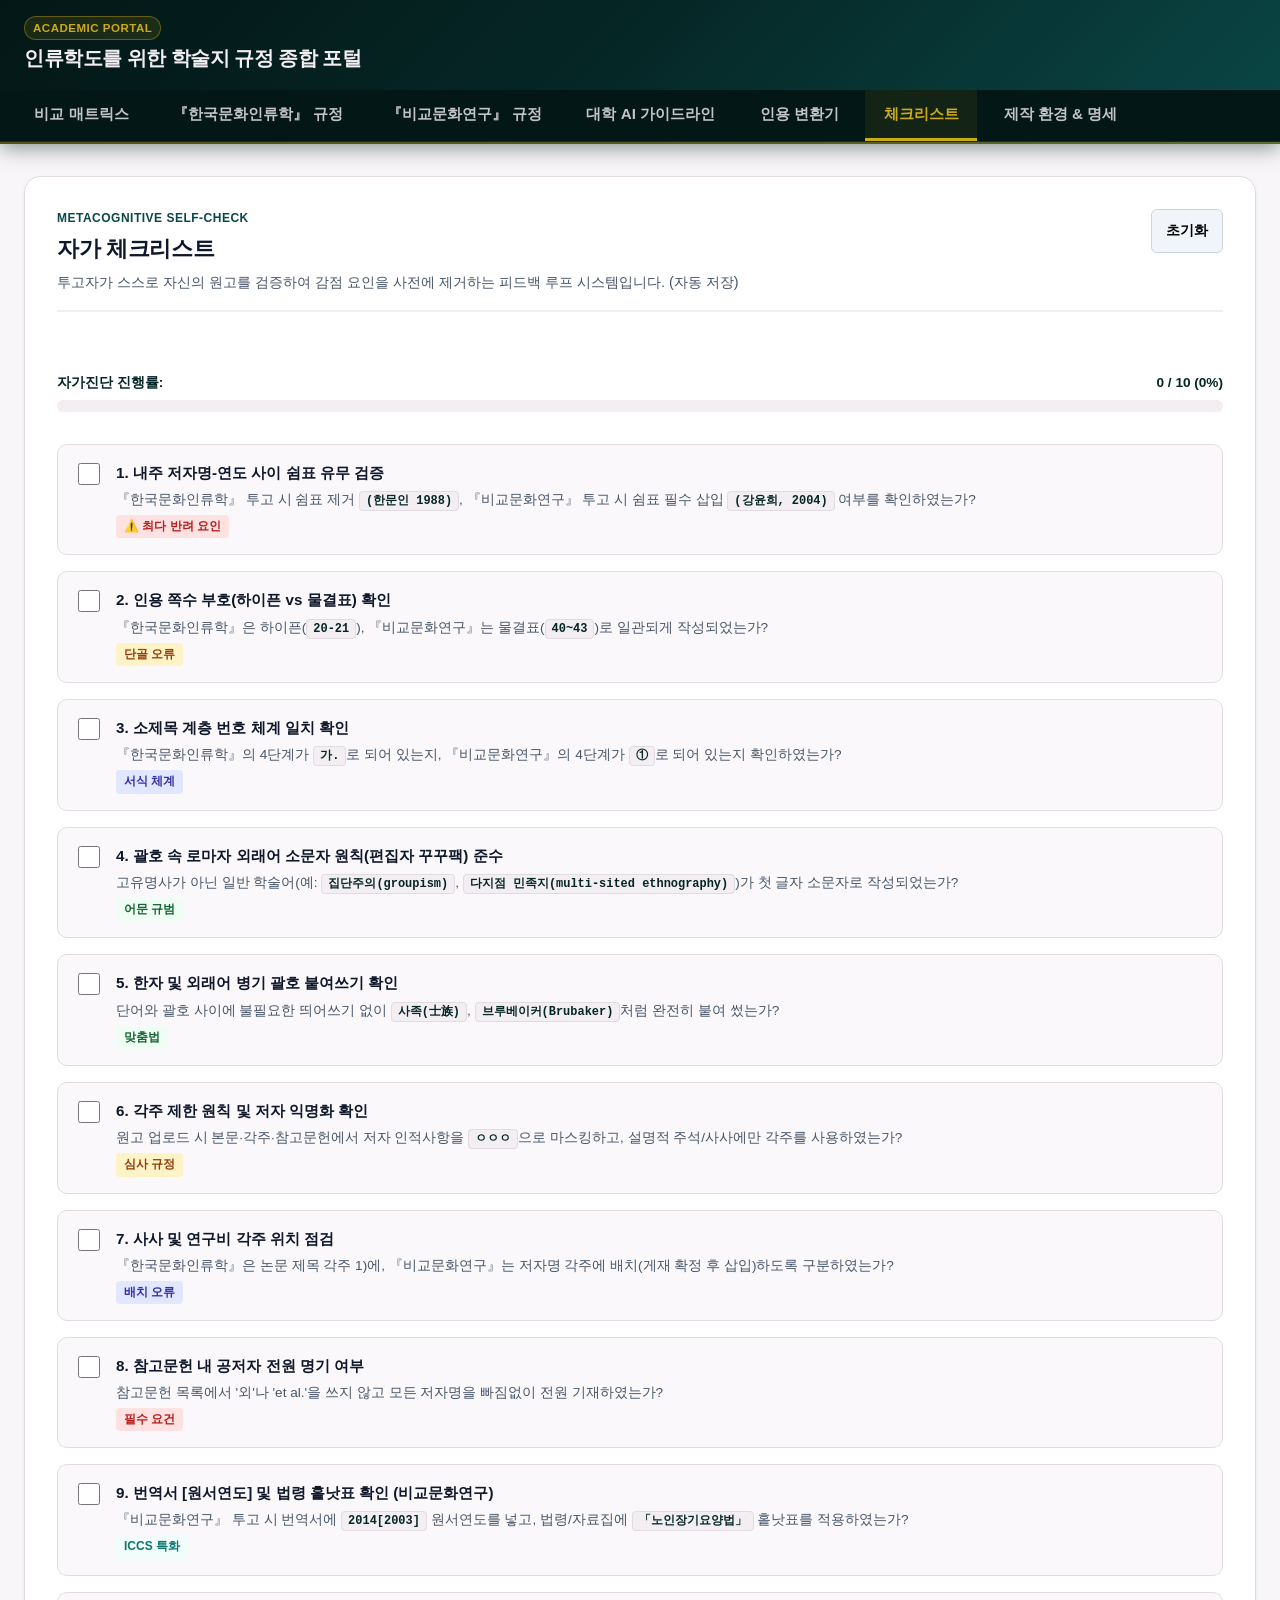
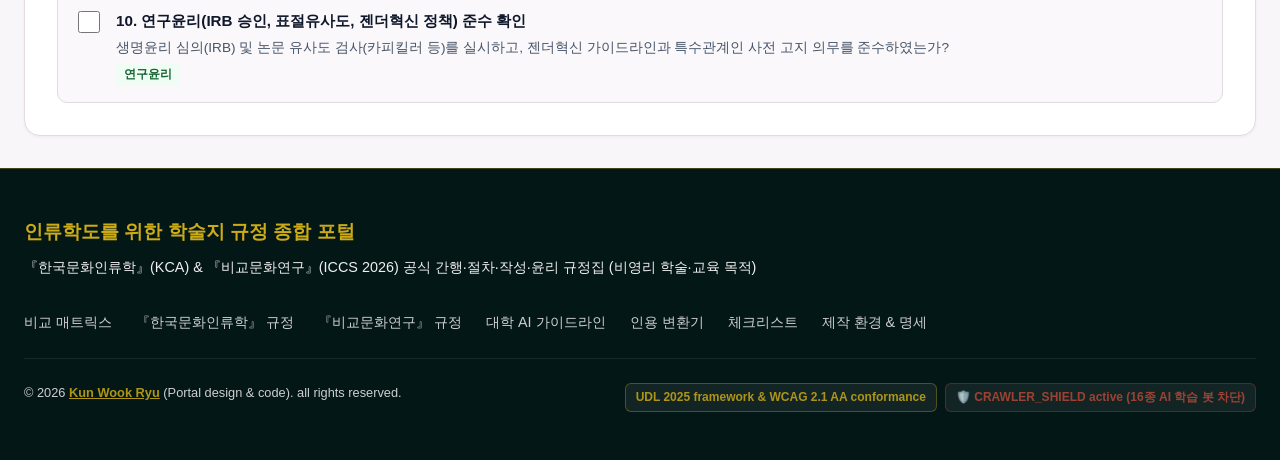
<file: checklist.html>
<!DOCTYPE html>
<html lang="ko">
<head>
    <meta charset="UTF-8">
    <meta name="viewport" content="width=device-width, initial-scale=1.0">
    <title>자가 체크리스트 | 인류학도를 위한 학술지 규정 종합 포털</title>
    <meta name="description" content="투고 전 연구자가 스스로 점검하여 감점 요인과 서식 오류를 사전에 차단하는 자가 체크리스트 시스템 (자동 저장 지원)">
    <!-- ============================================================
         보안 원칙: CRAWLER_SHIELD v2 (16종 AI 학습 봇 차단 & TDM 권리 유보)
    ============================================================ -->
    <meta name="robots" content="index, follow" />
    <meta name="googlebot" content="index, follow" />
    <meta name="GPTBot" content="noindex, nofollow" />
    <meta name="OAI-SearchBot" content="noindex, nofollow" />
    <meta name="ChatGPT-User" content="noindex, nofollow" />
    <meta name="ClaudeBot" content="noindex, nofollow" />
    <meta name="anthropic-ai" content="noindex, nofollow" />
    <meta name="Claude-Web" content="noindex, nofollow" />
    <meta name="Google-Extended" content="noindex, nofollow" />
    <meta name="Googlebot-AI" content="noindex, nofollow" />
    <meta name="Applebot-Extended" content="noindex, nofollow" />
    <meta name="Amazonbot" content="noindex, nofollow" />
    <meta name="Bytespider" content="noindex, nofollow" />
    <meta name="CCBot" content="noindex, nofollow" />
    <meta name="meta-externalagent" content="noindex, nofollow" />
    <meta name="FacebookBot" content="noindex, nofollow" />
    <meta name="PerplexityBot" content="noindex, nofollow" />
    <meta name="Cohere-ai" content="noindex, nofollow" />
    <meta http-equiv="X-Robots-Tag" content="noimageai, noai" />
    <meta name="tdm-reservation" content="1" />
    <link rel="stylesheet" href="style.css?v=20261029_2">
</head>
<body>
    <a href="#main-content" class="skip-link">본문 바로가기 (skip to main content)</a>

    <!-- 최상단 헤더 -->
    <header class="site-header">
        <div class="header-container">
            <div class="brand-wrapper">
                <div class="brand-info">
                    <div class="brand-badge-row">
                        <span class="brand-badge">academic portal</span>
                    </div>
                    <h1 class="brand-title"><a href="index.html" style="color: inherit; text-decoration: none;">인류학도를 위한 학술지 규정 종합 포털</a></h1>
                </div>
            </div>
        </div>

        <!-- 메인 내비게이션 탭 (MPA 고유 파일 링크) -->
        <nav class="nav-tab-container" aria-label="포털 주요 기능 탭">
                        <div class="nav-tab-wrapper" role="tablist">
                <a href="index.html" class="tab-btn" role="tab" aria-selected="false">
                    <span>비교 매트릭스</span>
                </a>
                <a href="kca.html" class="tab-btn" role="tab" aria-selected="false">
                    <span>『한국문화인류학』 규정</span>
                </a>
                <a href="iccs.html" class="tab-btn" role="tab" aria-selected="false">
                    <span>『비교문화연구』 규정</span>
                </a>
                <a href="ai-guidelines.html" class="tab-btn" role="tab" aria-selected="false">
                    <span>대학 AI 가이드라인</span>
                </a>
                <a href="converter.html" class="tab-btn" role="tab" aria-selected="false">
                    <span>인용 변환기</span>
                </a>
                <a href="checklist.html" class="tab-btn active" role="tab" aria-selected="true">
                    <span>체크리스트</span>
                </a>
                <a href="specs.html" class="tab-btn" role="tab" aria-selected="false">
                    <span>제작 환경 &amp; 명세</span>
                </a>
            </div>
        </nav>
    </header>

    <!-- 메인 본문 영역 (100% 상시 가시성 보장) -->
    <main id="main-content" class="page-container" tabindex="-1">
        <section class="mpa-page-section">

            <article class="academic-card">
                <header class="academic-card-header">
                    <div class="card-title-group">
                        <span class="card-section-badge">metacognitive self-check</span>
                        <h2 class="card-h2-title">자가 체크리스트</h2>
                        <p class="card-sub-rule">투고자가 스스로 자신의 원고를 검증하여 감점 요인을 사전에 제거하는 피드백 루프 시스템입니다. (자동 저장)</p>
                    </div>
                    <button id="reset-checklist-btn" class="action-btn" style="background:#f1f5f9; border:1px solid #cbd5e1; border-radius:6px; padding:6px 14px; font-weight:600; font-size:0.85rem;">초기화</button>
                </header>

                <div class="checklist-container">
                    <div class="checklist-progress-bar-wrapper">
                        <div class="progress-header">
                            <span>자가진단 진행률:</span>
                            <span id="checklist-progress-count">0 / 10 (0%)</span>
                        </div>
                        <div class="progress-track" role="progressbar" aria-valuemin="0" aria-valuemax="100">
                            <div id="checklist-progress-fill" class="progress-fill"></div>
                        </div>
                    </div>

                    <div class="checklist-items">
                        <!-- 항목 1 -->
                        <div class="checklist-item">
                            <input type="checkbox" id="check-1" class="checklist-checkbox">
                            <label for="check-1" class="checklist-label">
                                <span class="checklist-item-title">1. 내주 저자명-연도 사이 쉼표 유무 검증</span>
                                <span class="checklist-item-desc">『한국문화인류학』 투고 시 쉼표 제거 <code>(한문인 1988)</code>, 『비교문화연구』 투고 시 쉼표 필수 삽입 <code>(강윤희, 2004)</code> 여부를 확인하였는가?</span>
                                <span class="checklist-feedback-chip" style="background:#fee2e2; color:#b91c1c;">⚠️ 최다 반려 요인</span>
                            </label>
                        </div>

                        <!-- 항목 2 -->
                        <div class="checklist-item">
                            <input type="checkbox" id="check-2" class="checklist-checkbox">
                            <label for="check-2" class="checklist-label">
                                <span class="checklist-item-title">2. 인용 쪽수 부호(하이픈 vs 물결표) 확인</span>
                                <span class="checklist-item-desc">『한국문화인류학』은 하이픈(<code>20-21</code>), 『비교문화연구』는 물결표(<code>40~43</code>)로 일관되게 작성되었는가?</span>
                                <span class="checklist-feedback-chip" style="background:#fef3c7; color:#92400e;">단골 오류</span>
                            </label>
                        </div>

                        <!-- 항목 3 -->
                        <div class="checklist-item">
                            <input type="checkbox" id="check-3" class="checklist-checkbox">
                            <label for="check-3" class="checklist-label">
                                <span class="checklist-item-title">3. 소제목 계층 번호 체계 일치 확인</span>
                                <span class="checklist-item-desc">『한국문화인류학』의 4단계가 <code>가.</code>로 되어 있는지, 『비교문화연구』의 4단계가 <code>①</code>로 되어 있는지 확인하였는가?</span>
                                <span class="checklist-feedback-chip" style="background:#e0e7ff; color:#3730a3;">서식 체계</span>
                            </label>
                        </div>

                        <!-- 항목 4 -->
                        <div class="checklist-item">
                            <input type="checkbox" id="check-4" class="checklist-checkbox">
                            <label for="check-4" class="checklist-label">
                                <span class="checklist-item-title">4. 괄호 속 로마자 외래어 소문자 원칙(편집자 꾸꾸팩) 준수</span>
                                <span class="checklist-item-desc">고유명사가 아닌 일반 학술어(예: <code>집단주의(groupism)</code>, <code>다지점 민족지(multi-sited ethnography)</code>)가 첫 글자 소문자로 작성되었는가?</span>
                                <span class="checklist-feedback-chip" style="background:#f0fdf4; color:#166534;">어문 규범</span>
                            </label>
                        </div>

                        <!-- 항목 5 -->
                        <div class="checklist-item">
                            <input type="checkbox" id="check-5" class="checklist-checkbox">
                            <label for="check-5" class="checklist-label">
                                <span class="checklist-item-title">5. 한자 및 외래어 병기 괄호 붙여쓰기 확인</span>
                                <span class="checklist-item-desc">단어와 괄호 사이에 불필요한 띄어쓰기 없이 <code>사족(士族)</code>, <code>브루베이커(Brubaker)</code>처럼 완전히 붙여 썼는가?</span>
                                <span class="checklist-feedback-chip" style="background:#f0fdf4; color:#166534;">맞춤법</span>
                            </label>
                        </div>

                        <!-- 항목 6 -->
                        <div class="checklist-item">
                            <input type="checkbox" id="check-6" class="checklist-checkbox">
                            <label for="check-6" class="checklist-label">
                                <span class="checklist-item-title">6. 각주 제한 원칙 및 저자 익명화 확인</span>
                                <span class="checklist-item-desc">원고 업로드 시 본문·각주·참고문헌에서 저자 인적사항을 <code>ㅇㅇㅇ</code>으로 마스킹하고, 설명적 주석/사사에만 각주를 사용하였는가?</span>
                                <span class="checklist-feedback-chip" style="background:#fef3c7; color:#92400e;">심사 규정</span>
                            </label>
                        </div>

                        <!-- 항목 7 -->
                        <div class="checklist-item">
                            <input type="checkbox" id="check-7" class="checklist-checkbox">
                            <label for="check-7" class="checklist-label">
                                <span class="checklist-item-title">7. 사사 및 연구비 각주 위치 점검</span>
                                <span class="checklist-item-desc">『한국문화인류학』은 논문 제목 각주 1)에, 『비교문화연구』는 저자명 각주에 배치(게재 확정 후 삽입)하도록 구분하였는가?</span>
                                <span class="checklist-feedback-chip" style="background:#e0e7ff; color:#3730a3;">배치 오류</span>
                            </label>
                        </div>

                        <!-- 항목 8 -->
                        <div class="checklist-item">
                            <input type="checkbox" id="check-8" class="checklist-checkbox">
                            <label for="check-8" class="checklist-label">
                                <span class="checklist-item-title">8. 참고문헌 내 공저자 전원 명기 여부</span>
                                <span class="checklist-item-desc">참고문헌 목록에서 '외'나 'et al.'을 쓰지 않고 모든 저자명을 빠짐없이 전원 기재하였는가?</span>
                                <span class="checklist-feedback-chip" style="background:#fee2e2; color:#b91c1c;">필수 요건</span>
                            </label>
                        </div>

                        <!-- 항목 9 -->
                        <div class="checklist-item">
                            <input type="checkbox" id="check-9" class="checklist-checkbox">
                            <label for="check-9" class="checklist-label">
                                <span class="checklist-item-title">9. 번역서 [원서연도] 및 법령 홑낫표 확인 (비교문화연구)</span>
                                <span class="checklist-item-desc">『비교문화연구』 투고 시 번역서에 <code>2014[2003]</code> 원서연도를 넣고, 법령/자료집에 <code>「노인장기요양법」</code> 홑낫표를 적용하였는가?</span>
                                <span class="checklist-feedback-chip" style="background:#f0fdfa; color:#0f766e;">ICCS 특화</span>
                            </label>
                        </div>

                        <!-- 항목 10 -->
                        <div class="checklist-item">
                            <input type="checkbox" id="check-10" class="checklist-checkbox">
                            <label for="check-10" class="checklist-label">
                                <span class="checklist-item-title">10. 연구윤리(IRB 승인, 표절유사도, 젠더혁신 정책) 준수 확인</span>
                                <span class="checklist-item-desc">생명윤리 심의(IRB) 및 논문 유사도 검사(카피킬러 등)를 실시하고, 젠더혁신 가이드라인과 특수관계인 사전 고지 의무를 준수하였는가?</span>
                                <span class="checklist-feedback-chip" style="background:#f0fdf4; color:#166534;">연구윤리</span>
                            </label>
                        </div>
                    </div>
                </div>
            </article>
        
        </section>
    </main>

    <!-- 플로팅 TOP 버튼 -->
    <button id="back-to-top" class="floating-top-btn" title="페이지 상단으로 이동" aria-label="페이지 상단으로 이동">↑</button>

    <!-- 푸터 -->
    <footer class="site-footer">
        <div class="footer-inner">
            <div class="footer-top">
                <div class="footer-brand">
                    <h3>인류학도를 위한 학술지 규정 종합 포털</h3>
                    <p>『한국문화인류학』(KCA) &amp; 『비교문화연구』(ICCS 2026) 공식 간행·절차·작성·윤리 규정집 (비영리 학술·교육 목적)</p>
                </div>
                                <div class="footer-links">
                    <a href="index.html">비교 매트릭스</a>
                    <a href="kca.html">『한국문화인류학』 규정</a>
                    <a href="iccs.html">『비교문화연구』 규정</a>
                    <a href="ai-guidelines.html">대학 AI 가이드라인</a>
                    <a href="converter.html">인용 변환기</a>
                    <a href="checklist.html">체크리스트</a>
                    <a href="specs.html">제작 환경 &amp; 명세</a>
                </div>
            </div>
            <div class="footer-bottom">
                <p>&copy; 2026 <a href="https://kunwryu.github.io/" target="_blank" rel="noopener noreferrer" class="footer-author-link">Kun Wook Ryu</a> (Portal design &amp; code). all rights reserved.</p>
                <div style="display: flex; gap: 0.5rem; flex-wrap: wrap;">
                    <span class="udl-conformance-badge">UDL 2025 framework &amp; WCAG 2.1 AA conformance</span>
                    <span class="udl-conformance-badge" style="border-color: rgba(184, 74, 57, 0.4); color: var(--color-comp-coral);">🛡️ CRAWLER_SHIELD active (16종 AI 학습 봇 차단)</span>
                </div>
            </div>
        </div>
    </footer>

    <!-- 자바스크립트 -->
    <script src="portal.js?v=20261028_1"></script>
</body>
</html>
</file>
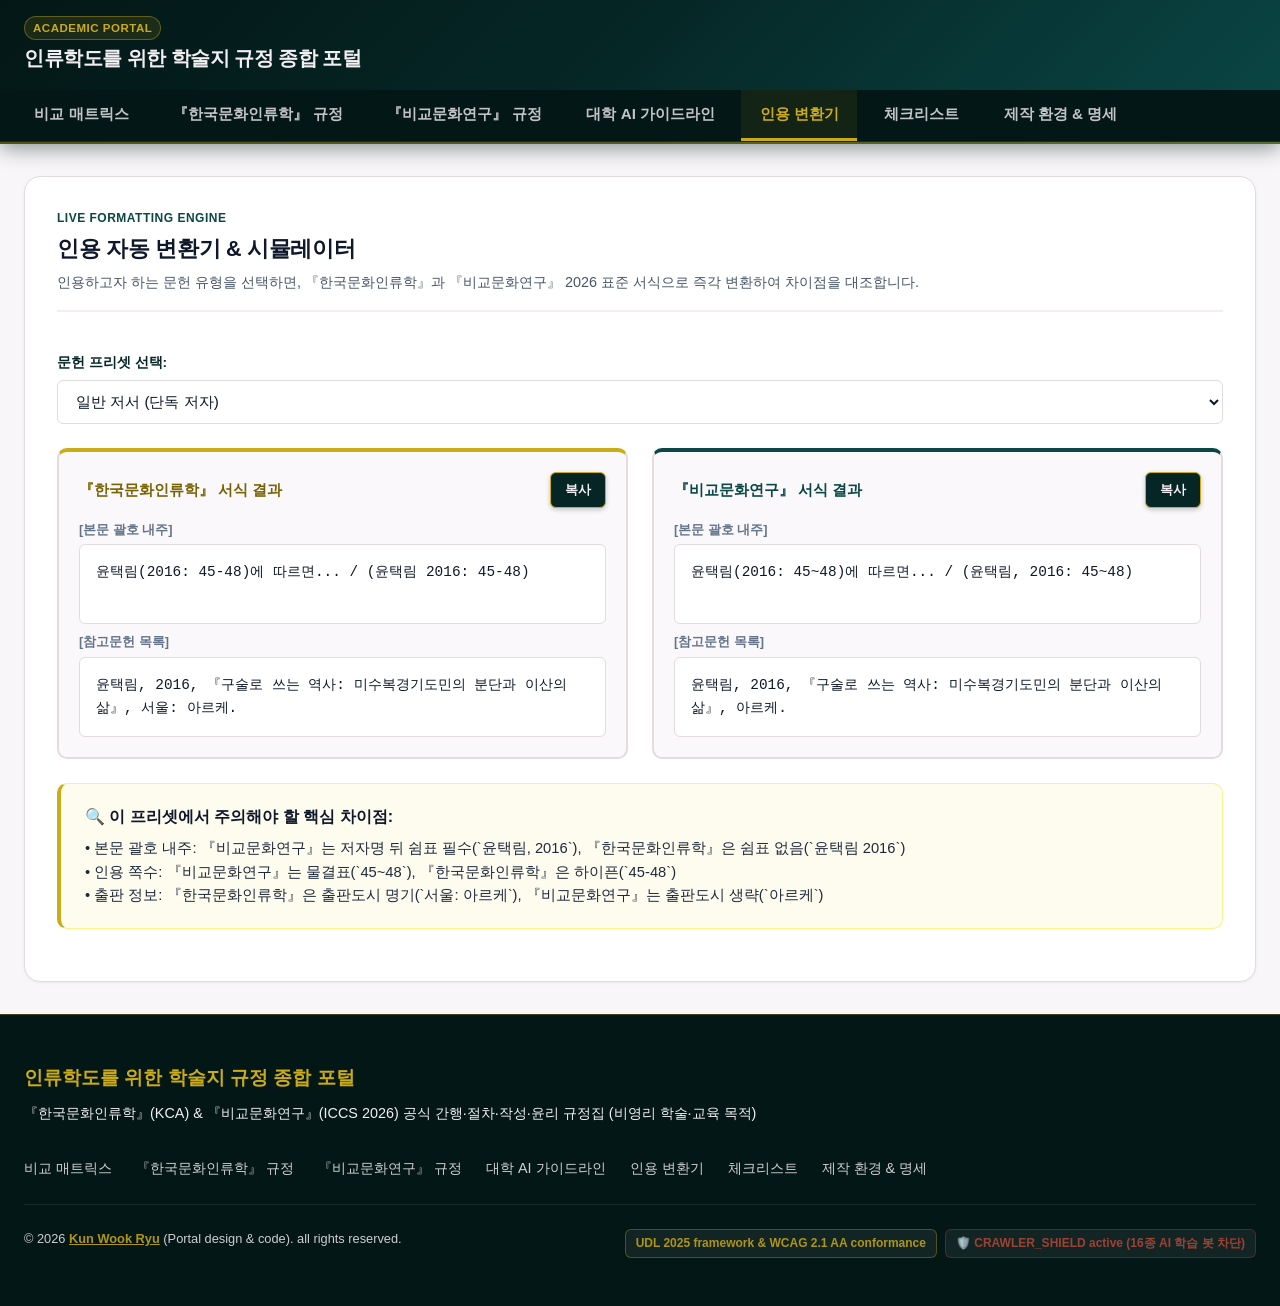
<file: converter.html>
<!DOCTYPE html>
<html lang="ko">
<head>
    <meta charset="UTF-8">
    <meta name="viewport" content="width=device-width, initial-scale=1.0">
    <title>인용 자동 변환기 & 시뮬레이터 | 인류학도를 위한 학술지 규정 종합 포털</title>
    <meta name="description" content="저서, 논문, 2인 공저, 번역서, 통계자료 등 문헌 유형별 본문 내주와 참고문헌 목록을 양대 학술지 스타일로 실시간 자동 변환 및 복사">
    <!-- ============================================================
         보안 원칙: CRAWLER_SHIELD v2 (16종 AI 학습 봇 차단 & TDM 권리 유보)
    ============================================================ -->
    <meta name="robots" content="index, follow" />
    <meta name="googlebot" content="index, follow" />
    <meta name="GPTBot" content="noindex, nofollow" />
    <meta name="OAI-SearchBot" content="noindex, nofollow" />
    <meta name="ChatGPT-User" content="noindex, nofollow" />
    <meta name="ClaudeBot" content="noindex, nofollow" />
    <meta name="anthropic-ai" content="noindex, nofollow" />
    <meta name="Claude-Web" content="noindex, nofollow" />
    <meta name="Google-Extended" content="noindex, nofollow" />
    <meta name="Googlebot-AI" content="noindex, nofollow" />
    <meta name="Applebot-Extended" content="noindex, nofollow" />
    <meta name="Amazonbot" content="noindex, nofollow" />
    <meta name="Bytespider" content="noindex, nofollow" />
    <meta name="CCBot" content="noindex, nofollow" />
    <meta name="meta-externalagent" content="noindex, nofollow" />
    <meta name="FacebookBot" content="noindex, nofollow" />
    <meta name="PerplexityBot" content="noindex, nofollow" />
    <meta name="Cohere-ai" content="noindex, nofollow" />
    <meta http-equiv="X-Robots-Tag" content="noimageai, noai" />
    <meta name="tdm-reservation" content="1" />
    <link rel="stylesheet" href="style.css?v=20261029_2">
</head>
<body>
    <a href="#main-content" class="skip-link">본문 바로가기 (skip to main content)</a>

    <!-- 최상단 헤더 -->
    <header class="site-header">
        <div class="header-container">
            <div class="brand-wrapper">
                <div class="brand-info">
                    <div class="brand-badge-row">
                        <span class="brand-badge">academic portal</span>
                    </div>
                    <h1 class="brand-title"><a href="index.html" style="color: inherit; text-decoration: none;">인류학도를 위한 학술지 규정 종합 포털</a></h1>
                </div>
            </div>
        </div>

        <!-- 메인 내비게이션 탭 (MPA 고유 파일 링크) -->
        <nav class="nav-tab-container" aria-label="포털 주요 기능 탭">
                        <div class="nav-tab-wrapper" role="tablist">
                <a href="index.html" class="tab-btn" role="tab" aria-selected="false">
                    <span>비교 매트릭스</span>
                </a>
                <a href="kca.html" class="tab-btn" role="tab" aria-selected="false">
                    <span>『한국문화인류학』 규정</span>
                </a>
                <a href="iccs.html" class="tab-btn" role="tab" aria-selected="false">
                    <span>『비교문화연구』 규정</span>
                </a>
                <a href="ai-guidelines.html" class="tab-btn" role="tab" aria-selected="false">
                    <span>대학 AI 가이드라인</span>
                </a>
                <a href="converter.html" class="tab-btn active" role="tab" aria-selected="true">
                    <span>인용 변환기</span>
                </a>
                <a href="checklist.html" class="tab-btn" role="tab" aria-selected="false">
                    <span>체크리스트</span>
                </a>
                <a href="specs.html" class="tab-btn" role="tab" aria-selected="false">
                    <span>제작 환경 &amp; 명세</span>
                </a>
            </div>
        </nav>
    </header>

    <!-- 메인 본문 영역 (100% 상시 가시성 보장) -->
    <main id="main-content" class="page-container" tabindex="-1">
        <section class="mpa-page-section">

            <article class="academic-card">
                <header class="academic-card-header">
                    <div class="card-title-group">
                        <span class="card-section-badge">live formatting engine</span>
                        <h2 class="card-h2-title">인용 자동 변환기 &amp; 시뮬레이터</h2>
                        <p class="card-sub-rule">인용하고자 하는 문헌 유형을 선택하면, 『한국문화인류학』과 『비교문화연구』 2026 표준 서식으로 즉각 변환하여 차이점을 대조합니다.</p>
                    </div>
                </header>

                <div class="converter-container">
                    <div class="converter-controls">
                        <div class="form-group">
                            <label for="converter-preset-select">문헌 프리셋 선택:</label>
                            <select id="converter-preset-select" class="form-select">
                                <option value="book_single">일반 저서 (단독 저자)</option>
                                <option value="journal_article">학술지 수록 논문 (단독 저자)</option>
                                <option value="two_authors">2인 공동 저술 (국문 / 영문)</option>
                                <option value="translation_book">번역서 (외국 저자 번역본)</option>
                                <option value="stat_data">통계 및 공공자료 (&lt;자료&gt; 섹션)</option>
                                <option value="data_news_magazine">신문 및 잡지 기사 (&lt;자료&gt; 섹션)</option>
                                <option value="data_internet">인터넷 웹자료 (&lt;자료&gt; 섹션)</option>
                                <option value="data_law_history">법령 및 공공 사료 (&lt;자료&gt; 섹션)</option>
                                <option value="proceeding_paper">학술대회 발표논문 (프로시딩)</option>
                                <option value="thesis_paper">석·박사 학위논문</option>
                            </select>
                        </div>
                    </div>

                    <!-- 1:1 변환 결과 그리드 -->
                    <div class="converter-result-grid">
                        <!-- 한국문화인류학 결과 -->
                        <div class="converter-box" style="border-top: 4px solid var(--color-secondary);">
                            <div class="converter-box-title">
                                <span style="color: var(--color-secondary-dark);">『한국문화인류학』 서식 결과</span>
                                <button class="copy-btn" data-copy-target="#kca-output-wrapper">복사</button>
                            </div>
                            <div id="kca-output-wrapper">
                                <p style="font-size: 0.8rem; font-weight: 700; color: #64748b; margin-bottom: 4px;">[본문 괄호 내주]</p>
                                <div id="kca-intext-res" class="converter-output">로딩 중...</div>
                                <p style="font-size: 0.8rem; font-weight: 700; color: #64748b; margin: 8px 0 4px 0;">[참고문헌 목록]</p>
                                <div id="kca-ref-res" class="converter-output">로딩 중...</div>
                            </div>
                        </div>

                        <!-- 비교문화연구 결과 -->
                        <div class="converter-box" style="border-top: 4px solid var(--color-primary);">
                            <div class="converter-box-title">
                                <span style="color: var(--color-primary);">『비교문화연구』 서식 결과</span>
                                <button class="copy-btn" data-copy-target="#iccs-output-wrapper">복사</button>
                            </div>
                            <div id="iccs-output-wrapper">
                                <p style="font-size: 0.8rem; font-weight: 700; color: #64748b; margin-bottom: 4px;">[본문 괄호 내주]</p>
                                <div id="iccs-intext-res" class="converter-output">로딩 중...</div>
                                <p style="font-size: 0.8rem; font-weight: 700; color: #64748b; margin: 8px 0 4px 0;">[참고문헌 목록]</p>
                                <div id="iccs-ref-res" class="converter-output">로딩 중...</div>
                            </div>
                        </div>
                    </div>

                    <!-- 세부 서식 차이점 하이라이트 -->
                    <div class="rule-box gold" style="margin-top: 1.5rem;">
                        <strong>🔍 이 프리셋에서 주의해야 할 핵심 차이점:</strong>
                        <pre id="converter-diff-notes" style="margin-top: 8px; font-family: inherit; font-size: 0.92rem; white-space: pre-wrap; color: #1e293b;"></pre>
                    </div>
                </div>
            </article>
        
        </section>
    </main>

    <!-- 플로팅 TOP 버튼 -->
    <button id="back-to-top" class="floating-top-btn" title="페이지 상단으로 이동" aria-label="페이지 상단으로 이동">↑</button>

    <!-- 푸터 -->
    <footer class="site-footer">
        <div class="footer-inner">
            <div class="footer-top">
                <div class="footer-brand">
                    <h3>인류학도를 위한 학술지 규정 종합 포털</h3>
                    <p>『한국문화인류학』(KCA) &amp; 『비교문화연구』(ICCS 2026) 공식 간행·절차·작성·윤리 규정집 (비영리 학술·교육 목적)</p>
                </div>
                                <div class="footer-links">
                    <a href="index.html">비교 매트릭스</a>
                    <a href="kca.html">『한국문화인류학』 규정</a>
                    <a href="iccs.html">『비교문화연구』 규정</a>
                    <a href="ai-guidelines.html">대학 AI 가이드라인</a>
                    <a href="converter.html">인용 변환기</a>
                    <a href="checklist.html">체크리스트</a>
                    <a href="specs.html">제작 환경 &amp; 명세</a>
                </div>
            </div>
            <div class="footer-bottom">
                <p>&copy; 2026 <a href="https://kunwryu.github.io/" target="_blank" rel="noopener noreferrer" class="footer-author-link">Kun Wook Ryu</a> (Portal design &amp; code). all rights reserved.</p>
                <div style="display: flex; gap: 0.5rem; flex-wrap: wrap;">
                    <span class="udl-conformance-badge">UDL 2025 framework &amp; WCAG 2.1 AA conformance</span>
                    <span class="udl-conformance-badge" style="border-color: rgba(184, 74, 57, 0.4); color: var(--color-comp-coral);">🛡️ CRAWLER_SHIELD active (16종 AI 학습 봇 차단)</span>
                </div>
            </div>
        </div>
    </footer>

    <!-- 자바스크립트 -->
    <script src="portal.js?v=20261028_1"></script>
</body>
</html>
</file>
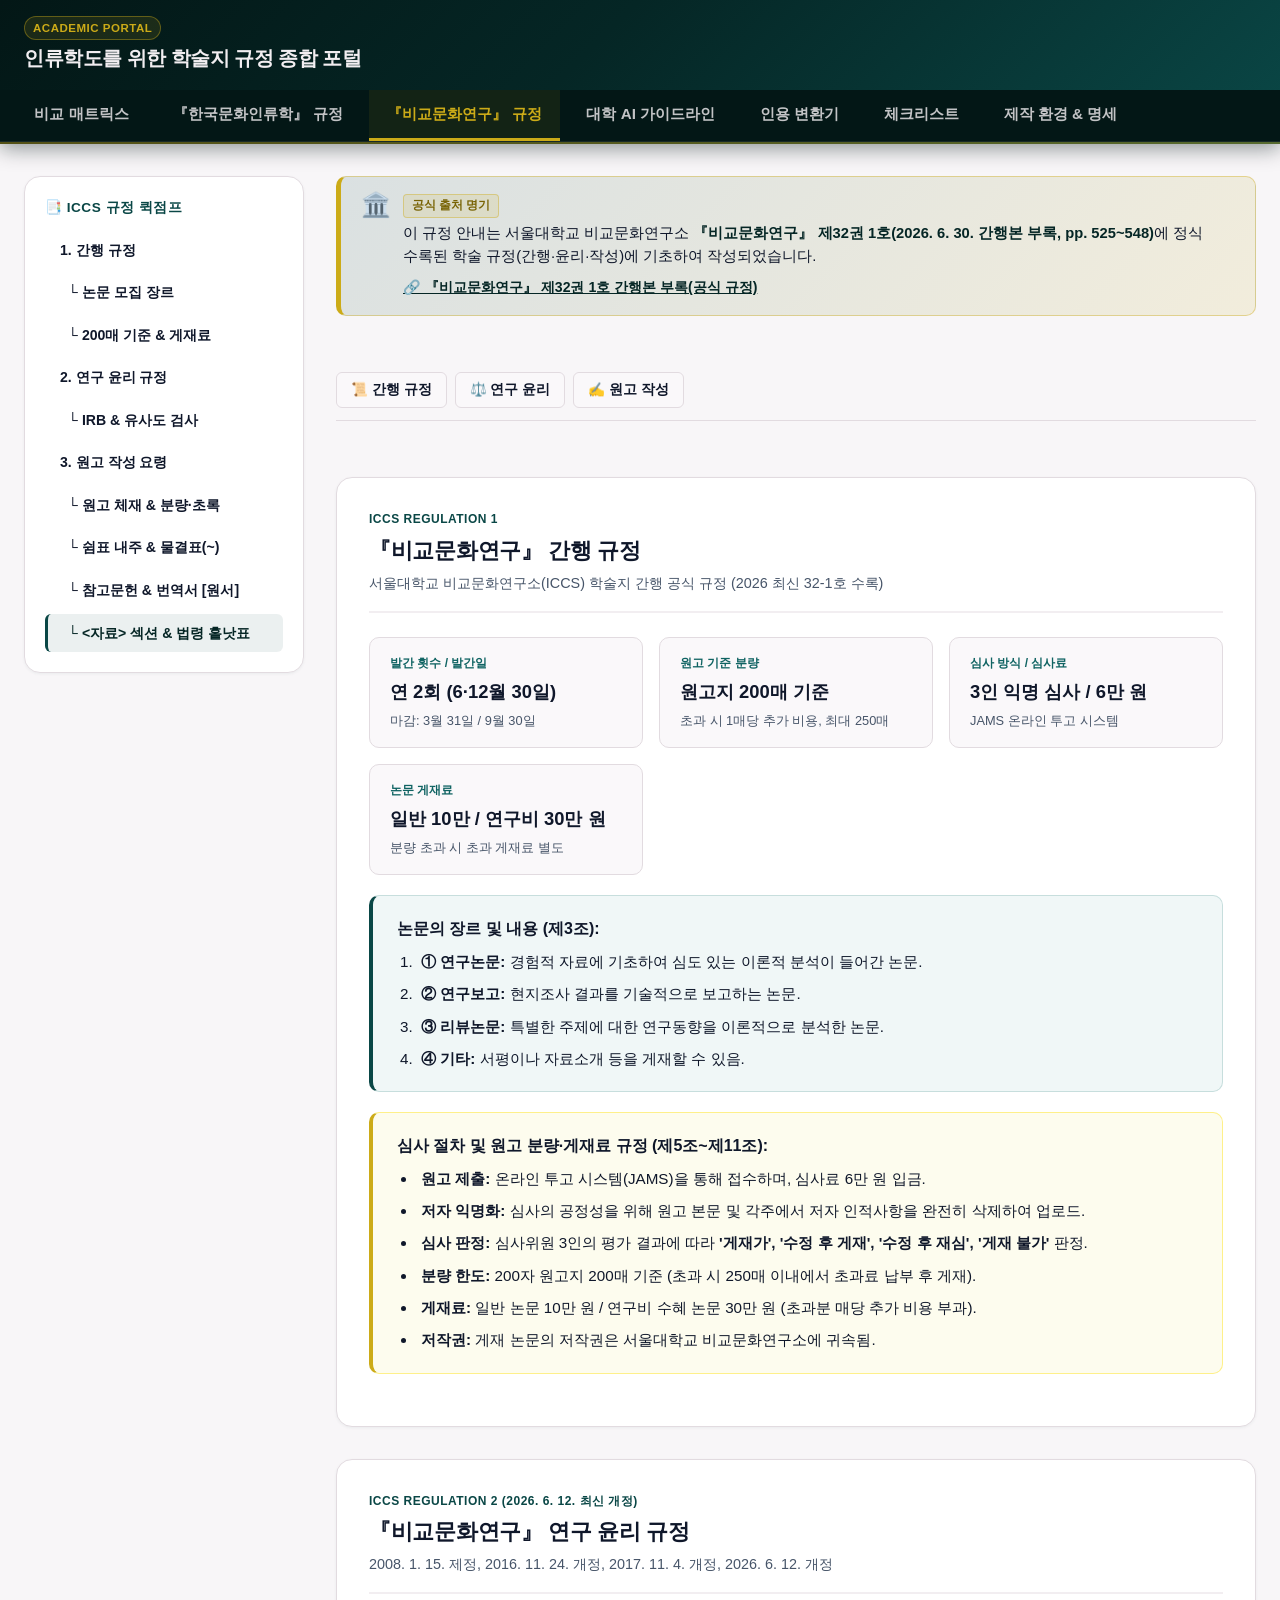
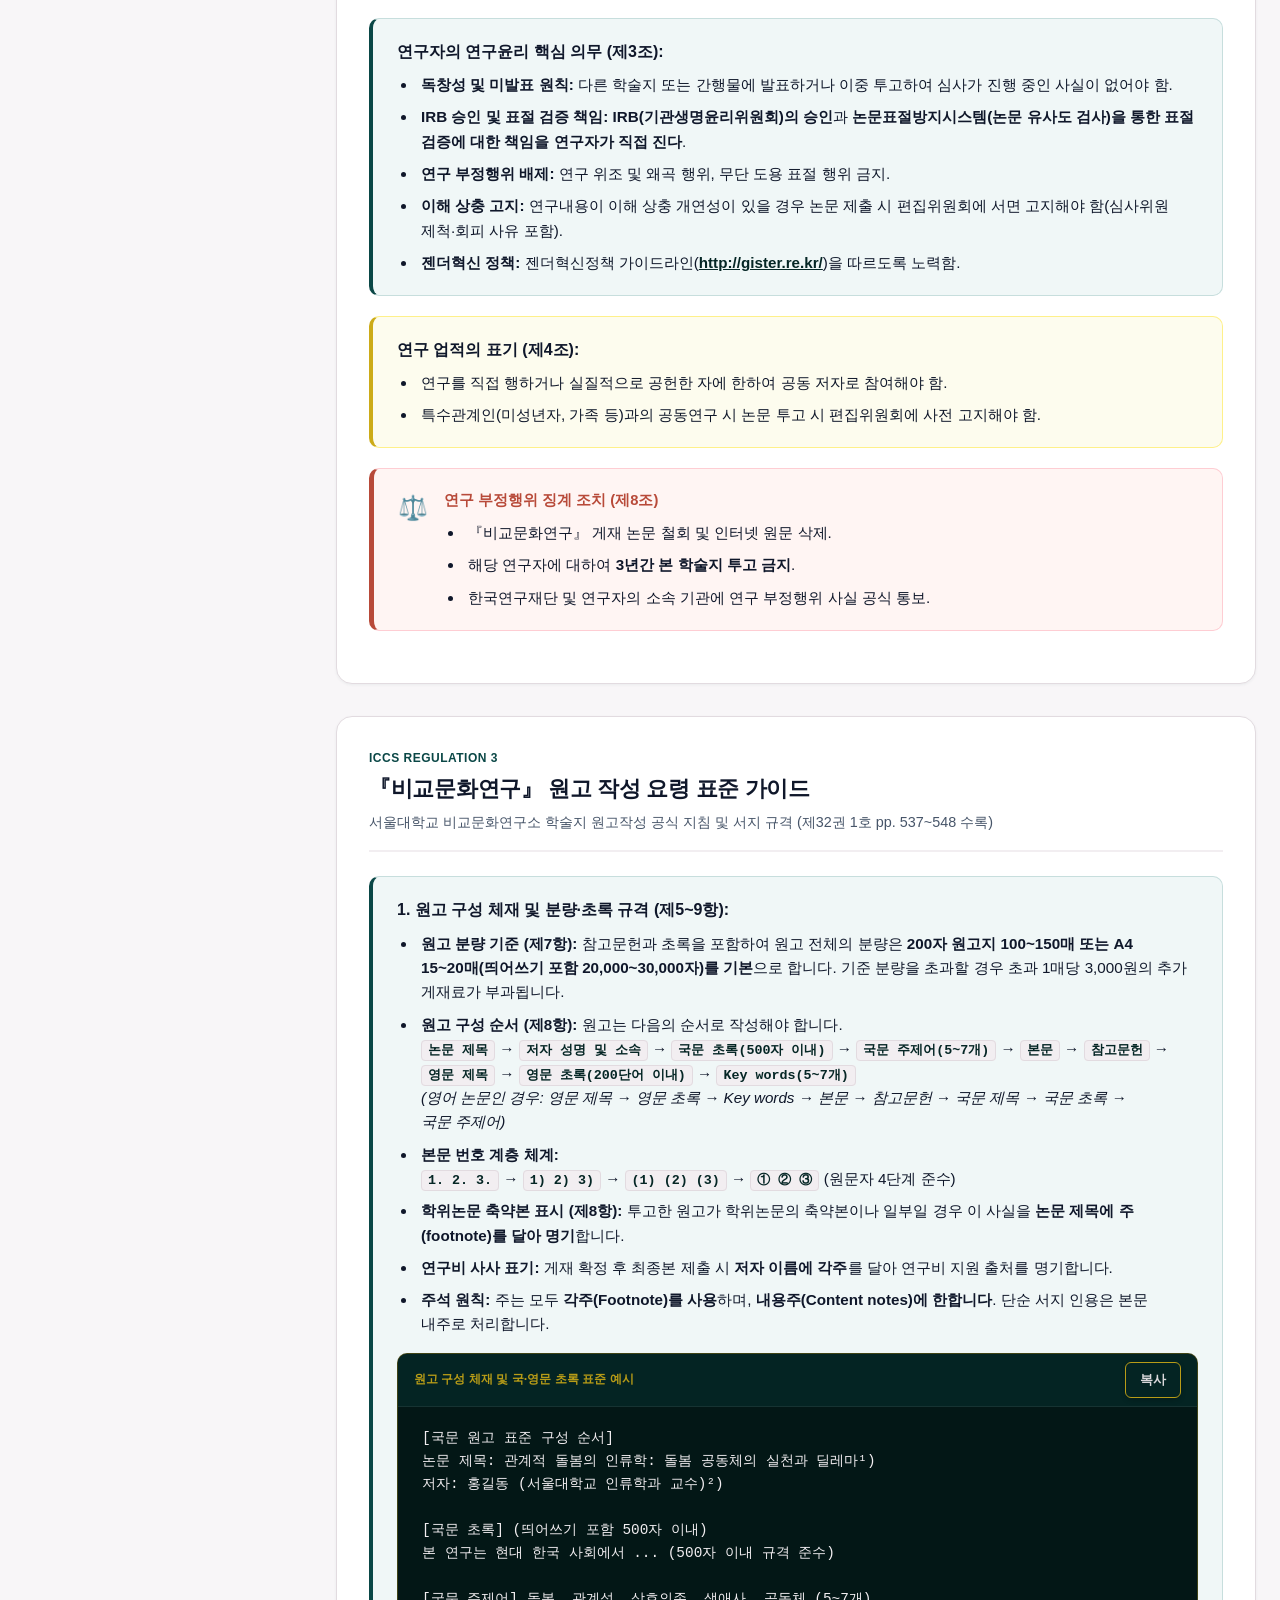
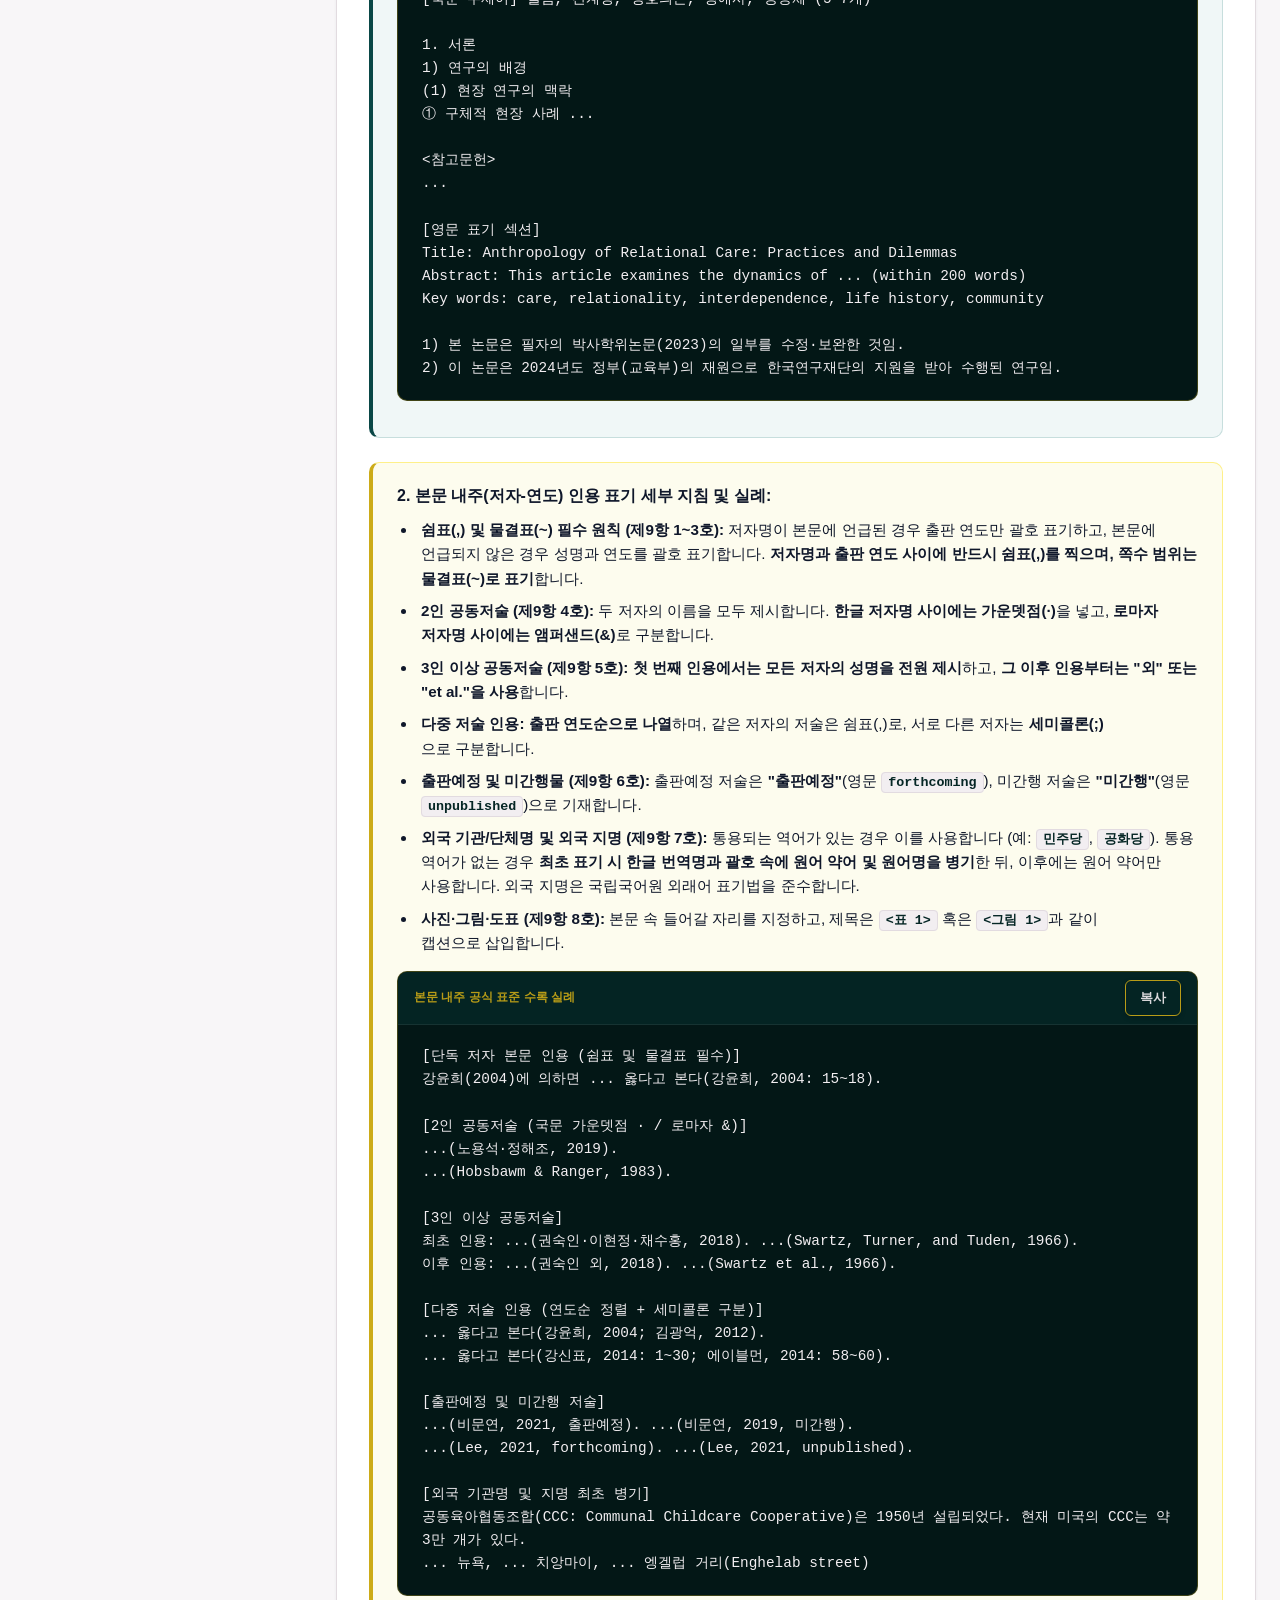
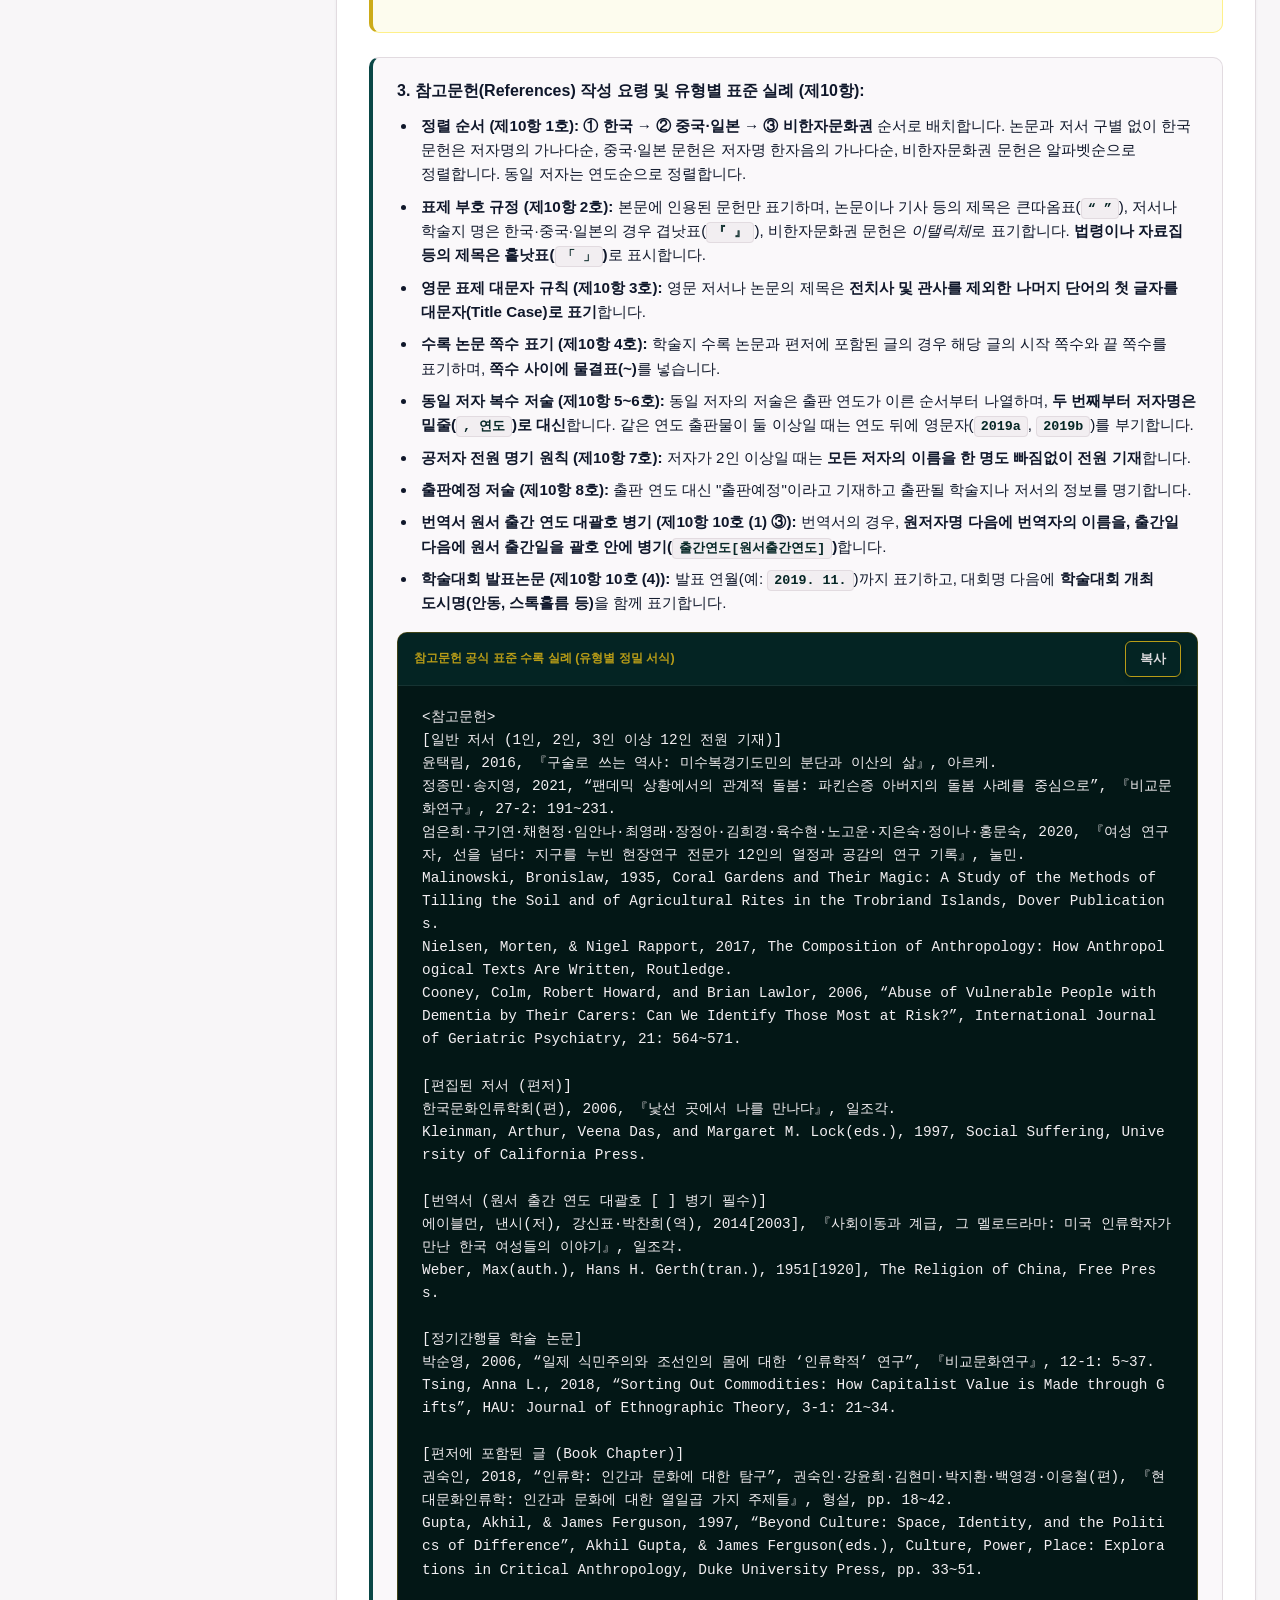
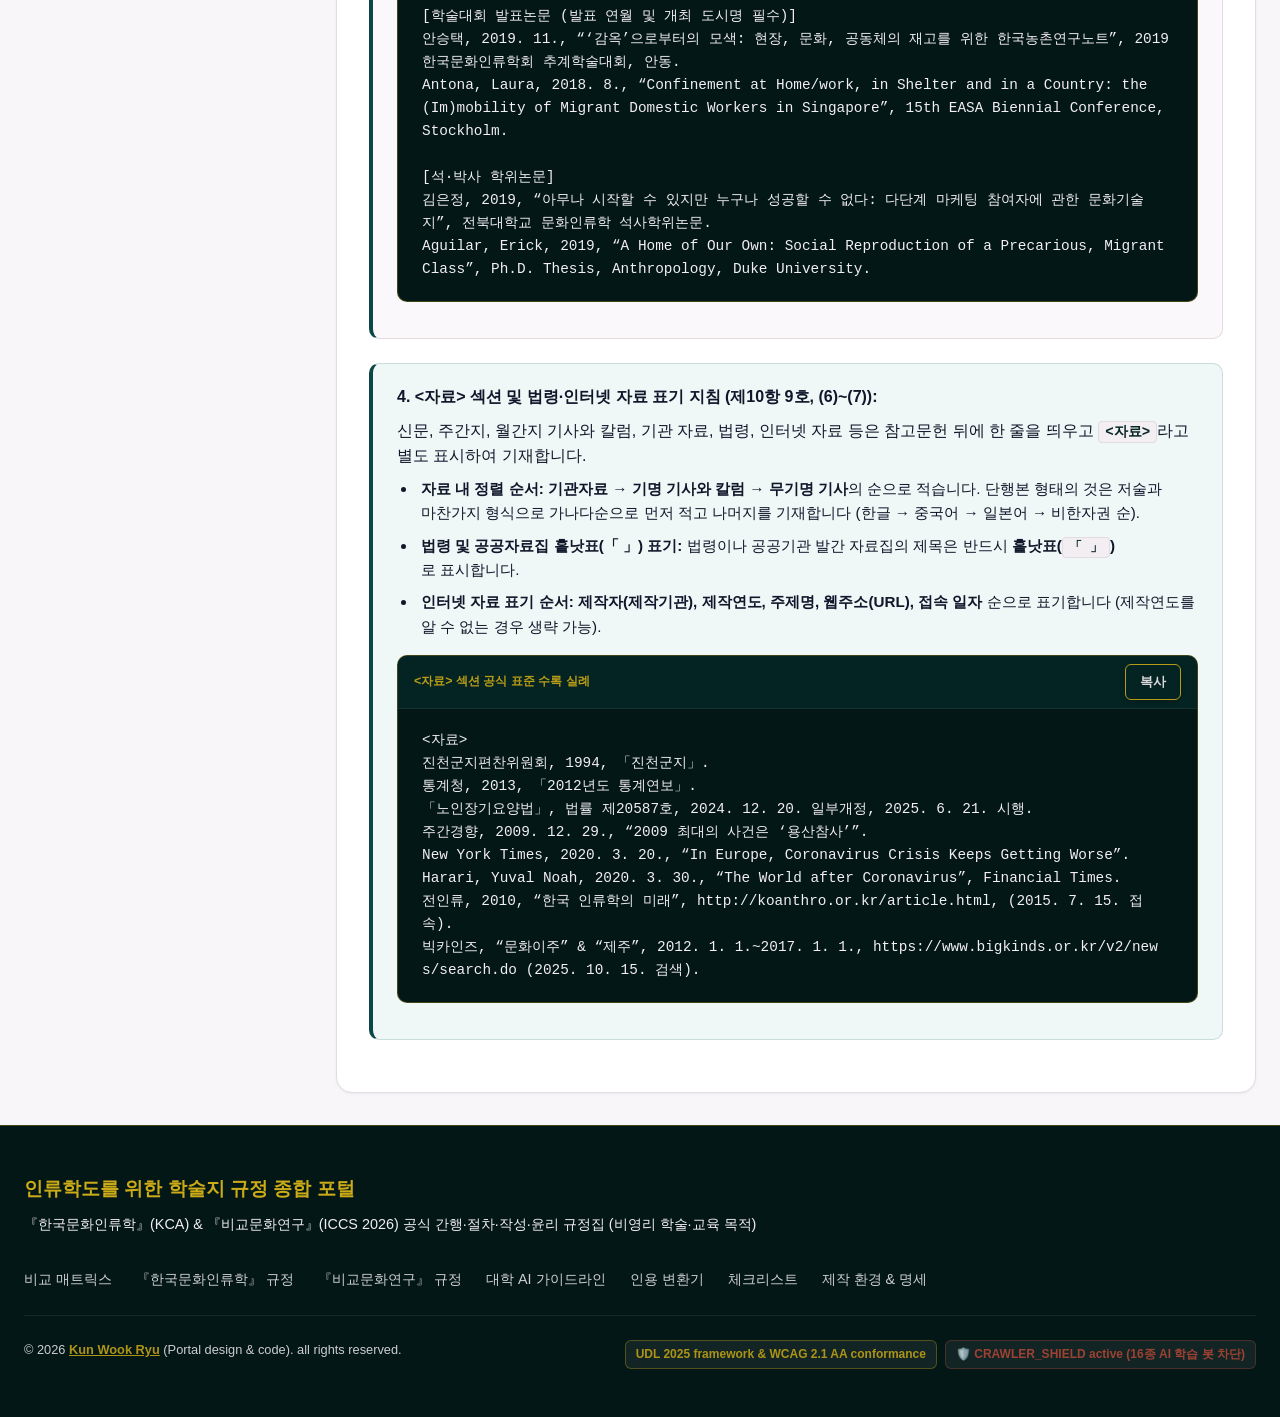
<file: iccs.html>
<!DOCTYPE html>
<html lang="ko">
<head>
    <meta charset="UTF-8">
    <meta name="viewport" content="width=device-width, initial-scale=1.0">
    <title>『비교문화연구』 규정 | 인류학도를 위한 학술지 규정 종합 포털</title>
    <meta name="description" content="서울대학교 비교문화연구소 『비교문화연구』 최신 간행본(제32권 1호 부록)에 수록된 간행 규정, 연구 윤리 규정, 원고 작성 요령 표준 가이드 안내">
    <!-- ============================================================
         보안 원칙: CRAWLER_SHIELD v2 (16종 AI 학습 봇 차단 & TDM 권리 유보)
    ============================================================ -->
    <meta name="robots" content="index, follow" />
    <meta name="googlebot" content="index, follow" />
    <meta name="GPTBot" content="noindex, nofollow" />
    <meta name="OAI-SearchBot" content="noindex, nofollow" />
    <meta name="ChatGPT-User" content="noindex, nofollow" />
    <meta name="ClaudeBot" content="noindex, nofollow" />
    <meta name="anthropic-ai" content="noindex, nofollow" />
    <meta name="Claude-Web" content="noindex, nofollow" />
    <meta name="Google-Extended" content="noindex, nofollow" />
    <meta name="Googlebot-AI" content="noindex, nofollow" />
    <meta name="Applebot-Extended" content="noindex, nofollow" />
    <meta name="Amazonbot" content="noindex, nofollow" />
    <meta name="Bytespider" content="noindex, nofollow" />
    <meta name="CCBot" content="noindex, nofollow" />
    <meta name="meta-externalagent" content="noindex, nofollow" />
    <meta name="FacebookBot" content="noindex, nofollow" />
    <meta name="PerplexityBot" content="noindex, nofollow" />
    <meta name="Cohere-ai" content="noindex, nofollow" />
    <meta http-equiv="X-Robots-Tag" content="noimageai, noai" />
    <meta name="tdm-reservation" content="1" />
    <link rel="stylesheet" href="style.css?v=20261029_2">
</head>
<body>
    <a href="#main-content" class="skip-link">본문 바로가기 (skip to main content)</a>

    <!-- 최상단 헤더 -->
    <header class="site-header">
        <div class="header-container">
            <div class="brand-wrapper">
                <div class="brand-info">
                    <div class="brand-badge-row">
                        <span class="brand-badge">academic portal</span>
                    </div>
                    <h1 class="brand-title"><a href="index.html" style="color: inherit; text-decoration: none;">인류학도를 위한 학술지 규정 종합 포털</a></h1>
                </div>
            </div>
        </div>

        <!-- 메인 내비게이션 탭 (MPA 고유 파일 링크) -->
        <nav class="nav-tab-container" aria-label="포털 주요 기능 탭">
                        <div class="nav-tab-wrapper" role="tablist">
                <a href="index.html" class="tab-btn" role="tab" aria-selected="false">
                    <span>비교 매트릭스</span>
                </a>
                <a href="kca.html" class="tab-btn" role="tab" aria-selected="false">
                    <span>『한국문화인류학』 규정</span>
                </a>
                <a href="iccs.html" class="tab-btn active" role="tab" aria-selected="true">
                    <span>『비교문화연구』 규정</span>
                </a>
                <a href="ai-guidelines.html" class="tab-btn" role="tab" aria-selected="false">
                    <span>대학 AI 가이드라인</span>
                </a>
                <a href="converter.html" class="tab-btn" role="tab" aria-selected="false">
                    <span>인용 변환기</span>
                </a>
                <a href="checklist.html" class="tab-btn" role="tab" aria-selected="false">
                    <span>체크리스트</span>
                </a>
                <a href="specs.html" class="tab-btn" role="tab" aria-selected="false">
                    <span>제작 환경 &amp; 명세</span>
                </a>
            </div>
        </nav>
    </header>

    <!-- 메인 본문 영역 (100% 상시 가시성 보장) -->
    <main id="main-content" class="page-container" tabindex="-1">
        <section class="mpa-page-section">

            <div class="content-layout">
                <!-- 스티키 사이드바 퀵점프 -->
                <aside class="sidebar-sticky" aria-label="비교문화연구 규정 바로가기">
                    <div class="sidebar-heading">📑 ICCS 규정 퀵점프</div>
                    <ul class="sidebar-nav-list">
                        <li><a href="#iccs-pub" class="sidebar-link active">1. 간행 규정</a></li>
                        <li><a href="#iccs-pub-genre" class="sidebar-link" style="padding-left: 20px;">└ 논문 모집 장르</a></li>
                        <li><a href="#iccs-pub-fees" class="sidebar-link" style="padding-left: 20px;">└ 200매 기준 &amp; 게재료</a></li>
                        <li><a href="#iccs-ethics" class="sidebar-link">2. 연구 윤리 규정</a></li>
                        <li><a href="#iccs-ethics-irb" class="sidebar-link" style="padding-left: 20px;">└ IRB &amp; 유사도 검사</a></li>
                        <li><a href="#iccs-guide" class="sidebar-link">3. 원고 작성 요령</a></li>
                        <li><a href="#iccs-sec-1" class="sidebar-link" style="padding-left: 20px;">└ 원고 체재 &amp; 분량·초록</a></li>
                        <li><a href="#iccs-sec-3" class="sidebar-link" style="padding-left: 20px;">└ 쉼표 내주 &amp; 물결표(~)</a></li>
                        <li><a href="#iccs-sec-4" class="sidebar-link" style="padding-left: 20px;">└ 참고문헌 &amp; 번역서 [원서]</a></li>
                        <li><a href="#iccs-sec-6" class="sidebar-link" style="padding-left: 20px;">└ &lt;자료&gt; 섹션 &amp; 법령 홑낫표</a></li>
                    </ul>
                </aside>

                <!-- 본문 플로우 -->
                <div class="main-flow">
                    <!-- 공식 출처 명기 배너 (2026. 6. 30. 간행본 기초) -->
                    <div class="source-notice-banner">
                        <div class="source-notice-icon">🏛️</div>
                        <div class="source-notice-content">
                            <span class="source-notice-tag">공식 출처 명기</span>
                            <p>이 규정 안내는 서울대학교 비교문화연구소 <strong>『비교문화연구』 제32권 1호(2026. 6. 30. 간행본 부록, pp. 525~548)</strong>에 정식 수록된 학술 규정(간행·윤리·작성)에 기초하여 작성되었습니다.</p>
                            <div class="source-links-grid" style="display: flex; flex-wrap: wrap; gap: 0.75rem 1.25rem; margin-top: 0.6rem; font-size: 0.88rem;">
                                <a href="http://iccs.snu.ac.kr/03_research/research01.htm?Item=board2&amp;mode=view&amp;s_t=1&amp;No=1013" target="_blank" rel="noopener" class="source-link" style="color: var(--color-primary-dark); font-weight: 600; text-decoration: underline;">🔗 『비교문화연구』 제32권 1호 간행본 부록(공식 규정)</a>
                            </div>
                        </div>
                    </div>

                    <!-- 서브 내비게이션 바 -->
                    <div class="sub-nav-bar">
                        <a href="#iccs-pub" class="sub-nav-btn">📜 간행 규정</a>
                        <a href="#iccs-ethics" class="sub-nav-btn">⚖️ 연구 윤리</a>
                        <a href="#iccs-guide" class="sub-nav-btn">✍️ 원고 작성</a>
                    </div>

                    <!-- 3-1. 비교문화연구 간행 규정 -->
                    <article class="academic-card" id="iccs-pub">
                        <header class="academic-card-header">
                            <div class="card-title-group">
                                <span class="card-section-badge">ICCS regulation 1</span>
                                <h2 class="card-h2-title">『비교문화연구』 간행 규정</h2>
                                <p class="card-sub-rule">서울대학교 비교문화연구소(ICCS) 학술지 간행 공식 규정 (2026 최신 32-1호 수록)</p>
                            </div>
                        </header>

                        <div class="meta-summary-grid">
                            <div class="meta-summary-box">
                                <span class="meta-summary-label">발간 횟수 / 발간일</span>
                                <span class="meta-summary-value">연 2회 (6·12월 30일)</span>
                                <span class="meta-summary-note">마감: 3월 31일 / 9월 30일</span>
                            </div>
                            <div class="meta-summary-box">
                                <span class="meta-summary-label">원고 기준 분량</span>
                                <span class="meta-summary-value">원고지 200매 기준</span>
                                <span class="meta-summary-note">초과 시 1매당 추가 비용, 최대 250매</span>
                            </div>
                            <div class="meta-summary-box">
                                <span class="meta-summary-label">심사 방식 / 심사료</span>
                                <span class="meta-summary-value">3인 익명 심사 / 6만 원</span>
                                <span class="meta-summary-note">JAMS 온라인 투고 시스템</span>
                            </div>
                            <div class="meta-summary-box">
                                <span class="meta-summary-label">논문 게재료</span>
                                <span class="meta-summary-value">일반 10만 / 연구비 30만 원</span>
                                <span class="meta-summary-note">분량 초과 시 초과 게재료 별도</span>
                            </div>
                        </div>

                        <div class="rule-box teal" id="iccs-pub-genre">
                            <strong>논문의 장르 및 내용 (제3조):</strong>
                            <ol class="bullet-list">
                                <li><strong>① 연구논문:</strong> 경험적 자료에 기초하여 심도 있는 이론적 분석이 들어간 논문.</li>
                                <li><strong>② 연구보고:</strong> 현지조사 결과를 기술적으로 보고하는 논문.</li>
                                <li><strong>③ 리뷰논문:</strong> 특별한 주제에 대한 연구동향을 이론적으로 분석한 논문.</li>
                                <li><strong>④ 기타:</strong> 서평이나 자료소개 등을 게재할 수 있음.</li>
                            </ol>
                        </div>

                        <div class="rule-box gold" id="iccs-pub-fees">
                            <strong>심사 절차 및 원고 분량·게재료 규정 (제5조~제11조):</strong>
                            <ul class="bullet-list">
                                <li><strong>원고 제출:</strong> 온라인 투고 시스템(JAMS)을 통해 접수하며, 심사료 6만 원 입금.</li>
                                <li><strong>저자 익명화:</strong> 심사의 공정성을 위해 원고 본문 및 각주에서 저자 인적사항을 완전히 삭제하여 업로드.</li>
                                <li><strong>심사 판정:</strong> 심사위원 3인의 평가 결과에 따라 <strong>'게재가', '수정 후 게재', '수정 후 재심', '게재 불가'</strong> 판정.</li>
                                <li><strong>분량 한도:</strong> 200자 원고지 200매 기준 (초과 시 250매 이내에서 초과료 납부 후 게재).</li>
                                <li><strong>게재료:</strong> 일반 논문 10만 원 / 연구비 수혜 논문 30만 원 (초과분 매당 추가 비용 부과).</li>
                                <li><strong>저작권:</strong> 게재 논문의 저작권은 서울대학교 비교문화연구소에 귀속됨.</li>
                            </ul>
                        </div>
                    </article>

                    <!-- 3-2. 비교문화연구 연구 윤리 규정 -->
                    <article class="academic-card" id="iccs-ethics">
                        <header class="academic-card-header">
                            <div class="card-title-group">
                                <span class="card-section-badge">ICCS regulation 2 (2026. 6. 12. 최신 개정)</span>
                                <h2 class="card-h2-title">『비교문화연구』 연구 윤리 규정</h2>
                                <p class="card-sub-rule">2008. 1. 15. 제정, 2016. 11. 24. 개정, 2017. 11. 4. 개정, 2026. 6. 12. 개정</p>
                            </div>
                        </header>

                        <div class="rule-box teal" id="iccs-ethics-irb">
                            <strong>연구자의 연구윤리 핵심 의무 (제3조):</strong>
                            <ul class="bullet-list">
                                <li><strong>독창성 및 미발표 원칙:</strong> 다른 학술지 또는 간행물에 발표하거나 이중 투고하여 심사가 진행 중인 사실이 없어야 함.</li>
                                <li><strong>IRB 승인 및 표절 검증 책임:</strong> <strong>IRB(기관생명윤리위원회)의 승인</strong>과 <strong>논문표절방지시스템(논문 유사도 검사)을 통한 표절 검증에 대한 책임을 연구자가 직접 진다</strong>.</li>
                                <li><strong>연구 부정행위 배제:</strong> 연구 위조 및 왜곡 행위, 무단 도용 표절 행위 금지.</li>
                                <li><strong>이해 상충 고지:</strong> 연구내용이 이해 상충 개연성이 있을 경우 논문 제출 시 편집위원회에 서면 고지해야 함(심사위원 제척·회피 사유 포함).</li>
                                <li><strong>젠더혁신 정책:</strong> 젠더혁신정책 가이드라인(<a href="http://gister.re.kr/" target="_blank" rel="noopener" class="text-link" style="color: var(--color-primary-dark); font-weight: 600; text-decoration: underline;">http://gister.re.kr/</a>)을 따르도록 노력함.</li>
                            </ul>
                        </div>

                        <div class="rule-box gold">
                            <strong>연구 업적의 표기 (제4조):</strong>
                            <ul class="bullet-list">
                                <li>연구를 직접 행하거나 실질적으로 공헌한 자에 한하여 공동 저자로 참여해야 함.</li>
                                <li>특수관계인(미성년자, 가족 등)과의 공동연구 시 논문 투고 시 편집위원회에 사전 고지해야 함.</li>
                            </ul>
                        </div>

                        <div class="callout-box warning">
                            <div class="callout-icon" aria-hidden="true">⚖️</div>
                            <div class="callout-body">
                                <span class="callout-title">연구 부정행위 징계 조치 (제8조)</span>
                                <ul class="bullet-list" style="margin-top: 4px;">
                                    <li>『비교문화연구』 게재 논문 철회 및 인터넷 원문 삭제.</li>
                                    <li>해당 연구자에 대하여 <strong>3년간 본 학술지 투고 금지</strong>.</li>
                                    <li>한국연구재단 및 연구자의 소속 기관에 연구 부정행위 사실 공식 통보.</li>
                                </ul>
                            </div>
                        </div>
                    </article>

                    <!-- 3-3. 비교문화연구 원고작성요령 (기존 8개 섹션) -->
                    <!-- 3-3. 비교문화연구 원고 작성 요령 표준 가이드 (2026 부록 공식 원문 전 조항 및 풍부한 표준 실례) -->
                    <article class="academic-card" id="iccs-guide">
                        <header class="academic-card-header">
                            <div class="card-title-group">
                                <span class="card-section-badge">ICCS regulation 3</span>
                                <h2 class="card-h2-title">『비교문화연구』 원고 작성 요령 표준 가이드</h2>
                                <p class="card-sub-rule">서울대학교 비교문화연구소 학술지 원고작성 공식 지침 및 서지 규격 (제32권 1호 pp. 537~548 수록)</p>
                            </div>
                        </header>

                        <!-- 제1절: 원고 구성 체재 및 분량·초록 규격 -->
                        <div id="iccs-sec-1" class="rule-box teal">
                            <strong>1. 원고 구성 체재 및 분량·초록 규격 (제5~9항):</strong>
                            <ul class="bullet-list" style="margin-top: 0.6rem;">
                                <li><strong>원고 분량 기준 (제7항):</strong> 참고문헌과 초록을 포함하여 원고 전체의 분량은 <strong>200자 원고지 100~150매 또는 A4 15~20매(띄어쓰기 포함 20,000~30,000자)를 기본</strong>으로 합니다. 기준 분량을 초과할 경우 초과 1매당 3,000원의 추가 게재료가 부과됩니다.</li>
                                <li><strong>원고 구성 순서 (제8항):</strong> 원고는 다음의 순서로 작성해야 합니다.<br>
                                    <code>논문 제목</code> &rarr; <code>저자 성명 및 소속</code> &rarr; <code>국문 초록(500자 이내)</code> &rarr; <code>국문 주제어(5~7개)</code> &rarr; <code>본문</code> &rarr; <code>참고문헌</code> &rarr; <code>영문 제목</code> &rarr; <code>영문 초록(200단어 이내)</code> &rarr; <code>Key words(5~7개)</code><br>
                                    <em>(영어 논문인 경우: 영문 제목 &rarr; 영문 초록 &rarr; Key words &rarr; 본문 &rarr; 참고문헌 &rarr; 국문 제목 &rarr; 국문 초록 &rarr; 국문 주제어)</em></li>
                                <li><strong>본문 번호 계층 체계:</strong><br>
                                    <code>1. 2. 3.</code> &rarr; <code>1) 2) 3)</code> &rarr; <code>(1) (2) (3)</code> &rarr; <strong><code>① ② ③</code></strong> (원문자 4단계 준수)</li>
                                <li><strong>학위논문 축약본 표시 (제8항):</strong> 투고한 원고가 학위논문의 축약본이나 일부일 경우 이 사실을 <strong>논문 제목에 주(footnote)를 달아 명기</strong>합니다.</li>
                                <li><strong>연구비 사사 표기:</strong> 게재 확정 후 최종본 제출 시 <strong>저자 이름에 각주</strong>를 달아 연구비 지원 출처를 명기합니다.</li>
                                <li><strong>주석 원칙:</strong> 주는 모두 <strong>각주(Footnote)를 사용</strong>하며, <strong>내용주(Content notes)에 한합니다</strong>. 단순 서지 인용은 본문 내주로 처리합니다.</li>
                            </ul>

                            <div class="example-box" style="margin-top: 1rem;">
                                <div class="example-box-header">
                                    <span class="example-label">원고 구성 체재 및 국·영문 초록 표준 예시</span>
                                    <button type="button" class="copy-btn" aria-label="구성 체재 예시 복사">복사</button>
                                </div>
                                <pre>[국문 원고 표준 구성 순서]
논문 제목: 관계적 돌봄의 인류학: 돌봄 공동체의 실천과 딜레마¹)
저자: 홍길동 (서울대학교 인류학과 교수)²)

[국문 초록] (띄어쓰기 포함 500자 이내)
본 연구는 현대 한국 사회에서 ... (500자 이내 규격 준수)

[국문 주제어] 돌봄, 관계성, 상호의존, 생애사, 공동체 (5~7개)

1. 서론
1) 연구의 배경
(1) 현장 연구의 맥락
① 구체적 현장 사례 ...

&lt;참고문헌&gt;
...

[영문 표기 섹션]
Title: Anthropology of Relational Care: Practices and Dilemmas
Abstract: This article examines the dynamics of ... (within 200 words)
Key words: care, relationality, interdependence, life history, community

1) 본 논문은 필자의 박사학위논문(2023)의 일부를 수정·보완한 것임.
2) 이 논문은 2024년도 정부(교육부)의 재원으로 한국연구재단의 지원을 받아 수행된 연구임.</pre>
                            </div>
                        </div>

                        <!-- 제2절: 본문 내주 인용 표기 -->
                        <div id="iccs-sec-3" class="rule-box gold" style="margin-top: 1.5rem;">
                            <strong>2. 본문 내주(저자-연도) 인용 표기 세부 지침 및 실례:</strong>
                            <ul class="bullet-list" style="margin-top: 0.6rem;">
                                <li><strong>쉼표(,) 및 물결표(~) 필수 원칙 (제9항 1~3호):</strong> 저자명이 본문에 언급된 경우 출판 연도만 괄호 표기하고, 본문에 언급되지 않은 경우 성명과 연도를 괄호 표기합니다. <strong>저자명과 출판 연도 사이에 반드시 쉼표(,)를 찍으며, 쪽수 범위는 물결표(~)로 표기</strong>합니다.</li>
                                <li><strong>2인 공동저술 (제9항 4호):</strong> 두 저자의 이름을 모두 제시합니다. <strong>한글 저자명 사이에는 가운뎃점(·)</strong>을 넣고, <strong>로마자 저자명 사이에는 앰퍼샌드(&amp;)</strong>로 구분합니다.</li>
                                <li><strong>3인 이상 공동저술 (제9항 5호):</strong> <strong>첫 번째 인용에서는 모든 저자의 성명을 전원 제시</strong>하고, <strong>그 이후 인용부터는 "외" 또는 "et al."을 사용</strong>합니다.</li>
                                <li><strong>다중 저술 인용:</strong> <strong>출판 연도순으로 나열</strong>하며, 같은 저자의 저술은 쉼표(,)로, 서로 다른 저자는 <strong>세미콜론(;)</strong>으로 구분합니다.</li>
                                <li><strong>출판예정 및 미간행물 (제9항 6호):</strong> 출판예정 저술은 <strong>"출판예정"</strong>(영문 <code>forthcoming</code>), 미간행 저술은 <strong>"미간행"</strong>(영문 <code>unpublished</code>)으로 기재합니다.</li>
                                <li><strong>외국 기관/단체명 및 외국 지명 (제9항 7호):</strong> 통용되는 역어가 있는 경우 이를 사용합니다 (예: <code>민주당</code>, <code>공화당</code>). 통용 역어가 없는 경우 <strong>최초 표기 시 한글 번역명과 괄호 속에 원어 약어 및 원어명을 병기</strong>한 뒤, 이후에는 원어 약어만 사용합니다. 외국 지명은 국립국어원 외래어 표기법을 준수합니다.</li>
                                <li><strong>사진·그림·도표 (제9항 8호):</strong> 본문 속 들어갈 자리를 지정하고, 제목은 <code>&lt;표 1&gt;</code> 혹은 <code>&lt;그림 1&gt;</code>과 같이 캡션으로 삽입합니다.</li>
                            </ul>

                            <div class="example-box" style="margin-top: 1rem;">
                                <div class="example-box-header">
                                    <span class="example-label">본문 내주 공식 표준 수록 실례</span>
                                    <button type="button" class="copy-btn" aria-label="내주 예시 복사">복사</button>
                                </div>
                                <pre>[단독 저자 본문 인용 (쉼표 및 물결표 필수)]
강윤희(2004)에 의하면 ... 옳다고 본다(강윤희, 2004: 15~18).

[2인 공동저술 (국문 가운뎃점 · / 로마자 &amp;)]
...(노용석·정해조, 2019).
...(Hobsbawm &amp; Ranger, 1983).

[3인 이상 공동저술]
최초 인용: ...(권숙인·이현정·채수홍, 2018). ...(Swartz, Turner, and Tuden, 1966).
이후 인용: ...(권숙인 외, 2018). ...(Swartz et al., 1966).

[다중 저술 인용 (연도순 정렬 + 세미콜론 구분)]
... 옳다고 본다(강윤희, 2004; 김광억, 2012).
... 옳다고 본다(강신표, 2014: 1~30; 에이블먼, 2014: 58~60).

[출판예정 및 미간행 저술]
...(비문연, 2021, 출판예정). ...(비문연, 2019, 미간행).
...(Lee, 2021, forthcoming). ...(Lee, 2021, unpublished).

[외국 기관명 및 지명 최초 병기]
공동육아협동조합(CCC: Communal Childcare Cooperative)은 1950년 설립되었다. 현재 미국의 CCC는 약 3만 개가 있다.
... 뉴욕, ... 치앙마이, ... 엥겔럽 거리(Enghelab street)</pre>
                            </div>
                        </div>

                        <!-- 제3절: 참고문헌 작성 요령 -->
                        <div id="iccs-sec-4" class="rule-box" style="margin-top: 1.5rem;">
                            <strong>3. 참고문헌(References) 작성 요령 및 유형별 표준 실례 (제10항):</strong>
                            <ul class="bullet-list" style="margin-top: 0.6rem;">
                                <li><strong>정렬 순서 (제10항 1호):</strong> <strong>① 한국 &rarr; ② 중국·일본 &rarr; ③ 비한자문화권</strong> 순서로 배치합니다. 논문과 저서 구별 없이 한국 문헌은 저자명의 가나다순, 중국·일본 문헌은 저자명 한자음의 가나다순, 비한자문화권 문헌은 알파벳순으로 정렬합니다. 동일 저자는 연도순으로 정렬합니다.</li>
                                <li><strong>표제 부호 규정 (제10항 2호):</strong> 본문에 인용된 문헌만 표기하며, 논문이나 기사 등의 제목은 큰따옴표(<code>“ ”</code>), 저서나 학술지 명은 한국·중국·일본의 경우 겹낫표(<code>『 』</code>), 비한자문화권 문헌은 <em>이탤릭체</em>로 표기합니다. <strong>법령이나 자료집 등의 제목은 홑낫표(<code>「 」</code>)</strong>로 표시합니다.</li>
                                <li><strong>영문 표제 대문자 규칙 (제10항 3호):</strong> 영문 저서나 논문의 제목은 <strong>전치사 및 관사를 제외한 나머지 단어의 첫 글자를 대문자(Title Case)로 표기</strong>합니다.</li>
                                <li><strong>수록 논문 쪽수 표기 (제10항 4호):</strong> 학술지 수록 논문과 편저에 포함된 글의 경우 해당 글의 시작 쪽수와 끝 쪽수를 표기하며, <strong>쪽수 사이에 물결표(~)</strong>를 넣습니다.</li>
                                <li><strong>동일 저자 복수 저술 (제10항 5~6호):</strong> 동일 저자의 저술은 출판 연도가 이른 순서부터 나열하며, <strong>두 번째부터 저자명은 밑줄(<code>, 연도</code>)로 대신</strong>합니다. 같은 연도 출판물이 둘 이상일 때는 연도 뒤에 영문자(<code>2019a</code>, <code>2019b</code>)를 부기합니다.</li>
                                <li><strong>공저자 전원 명기 원칙 (제10항 7호):</strong> 저자가 2인 이상일 때는 <strong>모든 저자의 이름을 한 명도 빠짐없이 전원 기재</strong>합니다.</li>
                                <li><strong>출판예정 저술 (제10항 8호):</strong> 출판 연도 대신 "출판예정"이라고 기재하고 출판될 학술지나 저서의 정보를 명기합니다.</li>
                                <li><strong>번역서 원서 출간 연도 대괄호 병기 (제10항 10호 (1) ③):</strong> 번역서의 경우, <strong>원저자명 다음에 번역자의 이름을, 출간일 다음에 원서 출간일을 괄호 안에 병기(<code>출간연도[원서출간연도]</code>)</strong>합니다.</li>
                                <li><strong>학술대회 발표논문 (제10항 10호 (4)):</strong> 발표 연월(예: <code>2019. 11.</code>)까지 표기하고, 대회명 다음에 <strong>학술대회 개최 도시명(안동, 스톡홀름 등)</strong>을 함께 표기합니다.</li>
                            </ul>

                            <div class="example-box" style="margin-top: 1rem;">
                                <div class="example-box-header">
                                    <span class="example-label">참고문헌 공식 표준 수록 실례 (유형별 정밀 서식)</span>
                                    <button type="button" class="copy-btn" aria-label="참고문헌 예시 복사">복사</button>
                                </div>
                                <pre>&lt;참고문헌&gt;
[일반 저서 (1인, 2인, 3인 이상 12인 전원 기재)]
윤택림, 2016, 『구술로 쓰는 역사: 미수복경기도민의 분단과 이산의 삶』, 아르케.
정종민·송지영, 2021, “팬데믹 상황에서의 관계적 돌봄: 파킨슨증 아버지의 돌봄 사례를 중심으로”, 『비교문화연구』, 27-2: 191~231.
엄은희·구기연·채현정·임안나·최영래·장정아·김희경·육수현·노고운·지은숙·정이나·홍문숙, 2020, 『여성 연구자, 선을 넘다: 지구를 누빈 현장연구 전문가 12인의 열정과 공감의 연구 기록』, 눌민.
Malinowski, Bronislaw, 1935, Coral Gardens and Their Magic: A Study of the Methods of Tilling the Soil and of Agricultural Rites in the Trobriand Islands, Dover Publications.
Nielsen, Morten, &amp; Nigel Rapport, 2017, The Composition of Anthropology: How Anthropological Texts Are Written, Routledge.
Cooney, Colm, Robert Howard, and Brian Lawlor, 2006, “Abuse of Vulnerable People with Dementia by Their Carers: Can We Identify Those Most at Risk?”, International Journal of Geriatric Psychiatry, 21: 564~571.

[편집된 저서 (편저)]
한국문화인류학회(편), 2006, 『낯선 곳에서 나를 만나다』, 일조각.
Kleinman, Arthur, Veena Das, and Margaret M. Lock(eds.), 1997, Social Suffering, University of California Press.

[번역서 (원서 출간 연도 대괄호 [ ] 병기 필수)]
에이블먼, 낸시(저), 강신표·박찬희(역), 2014[2003], 『사회이동과 계급, 그 멜로드라마: 미국 인류학자가 만난 한국 여성들의 이야기』, 일조각.
Weber, Max(auth.), Hans H. Gerth(tran.), 1951[1920], The Religion of China, Free Press.

[정기간행물 학술 논문]
박순영, 2006, “일제 식민주의와 조선인의 몸에 대한 ‘인류학적’ 연구”, 『비교문화연구』, 12-1: 5~37.
Tsing, Anna L., 2018, “Sorting Out Commodities: How Capitalist Value is Made through Gifts”, HAU: Journal of Ethnographic Theory, 3-1: 21~34.

[편저에 포함된 글 (Book Chapter)]
권숙인, 2018, “인류학: 인간과 문화에 대한 탐구”, 권숙인·강윤희·김현미·박지환·백영경·이응철(편), 『현대문화인류학: 인간과 문화에 대한 열일곱 가지 주제들』, 형설, pp. 18~42.
Gupta, Akhil, &amp; James Ferguson, 1997, “Beyond Culture: Space, Identity, and the Politics of Difference”, Akhil Gupta, &amp; James Ferguson(eds.), Culture, Power, Place: Explorations in Critical Anthropology, Duke University Press, pp. 33~51.

[학술대회 발표논문 (발표 연월 및 개최 도시명 필수)]
안승택, 2019. 11., “‘감옥’으로부터의 모색: 현장, 문화, 공동체의 재고를 위한 한국농촌연구노트”, 2019 한국문화인류학회 추계학술대회, 안동.
Antona, Laura, 2018. 8., “Confinement at Home/work, in Shelter and in a Country: the (Im)mobility of Migrant Domestic Workers in Singapore”, 15th EASA Biennial Conference, Stockholm.

[석·박사 학위논문]
김은정, 2019, “아무나 시작할 수 있지만 누구나 성공할 수 없다: 다단계 마케팅 참여자에 관한 문화기술지”, 전북대학교 문화인류학 석사학위논문.
Aguilar, Erick, 2019, “A Home of Our Own: Social Reproduction of a Precarious, Migrant Class”, Ph.D. Thesis, Anthropology, Duke University.</pre>
                            </div>
                        </div>

                        <!-- 제4절: <자료> 섹션 및 법령·인터넷 자료 표기 지침 -->
                        <div id="iccs-sec-6" class="rule-box teal" style="margin-top: 1.5rem;">
                            <strong>4. &lt;자료&gt; 섹션 및 법령·인터넷 자료 표기 지침 (제10항 9호, (6)~(7)):</strong>
                            <p style="margin-top: 0.5rem;">신문, 주간지, 월간지 기사와 칼럼, 기관 자료, 법령, 인터넷 자료 등은 참고문헌 뒤에 한 줄을 띄우고 <code>&lt;자료&gt;</code>라고 별도 표시하여 기재합니다.</p>
                            <ul class="bullet-list" style="margin-top: 0.5rem;">
                                <li><strong>자료 내 정렬 순서:</strong> <strong>기관자료 &rarr; 기명 기사와 칼럼 &rarr; 무기명 기사</strong>의 순으로 적습니다. 단행본 형태의 것은 저술과 마찬가지 형식으로 가나다순으로 먼저 적고 나머지를 기재합니다 (한글 &rarr; 중국어 &rarr; 일본어 &rarr; 비한자권 순).</li>
                                <li><strong>법령 및 공공자료집 홑낫표(「 」) 표기:</strong> 법령이나 공공기관 발간 자료집의 제목은 반드시 <strong>홑낫표(<code>「 」</code>)</strong>로 표시합니다.</li>
                                <li><strong>인터넷 자료 표기 순서:</strong> <strong>제작자(제작기관), 제작연도, 주제명, 웹주소(URL), 접속 일자</strong> 순으로 표기합니다 (제작연도를 알 수 없는 경우 생략 가능).</li>
                            </ul>

                            <div class="example-box" style="margin-top: 1rem;">
                                <div class="example-box-header">
                                    <span class="example-label">&lt;자료&gt; 섹션 공식 표준 수록 실례</span>
                                    <button type="button" class="copy-btn" aria-label="자료 예시 복사">복사</button>
                                </div>
                                <pre>&lt;자료&gt;
진천군지편찬위원회, 1994, 「진천군지」.
통계청, 2013, 「2012년도 통계연보」.
「노인장기요양법」, 법률 제20587호, 2024. 12. 20. 일부개정, 2025. 6. 21. 시행.
주간경향, 2009. 12. 29., “2009 최대의 사건은 ‘용산참사’”.
New York Times, 2020. 3. 20., “In Europe, Coronavirus Crisis Keeps Getting Worse”.
Harari, Yuval Noah, 2020. 3. 30., “The World after Coronavirus”, Financial Times.
전인류, 2010, “한국 인류학의 미래”, http://koanthro.or.kr/article.html, (2015. 7. 15. 접속).
빅카인즈, “문화이주” &amp; “제주”, 2012. 1. 1.~2017. 1. 1., https://www.bigkinds.or.kr/v2/news/search.do (2025. 10. 15. 검색).</pre>
                            </div>
                        </div>
                    </article>
                </div>
            </div>
        
        </section>
    </main>

    <!-- 플로팅 TOP 버튼 -->
    <button id="back-to-top" class="floating-top-btn" title="페이지 상단으로 이동" aria-label="페이지 상단으로 이동">↑</button>

    <!-- 푸터 -->
    <footer class="site-footer">
        <div class="footer-inner">
            <div class="footer-top">
                <div class="footer-brand">
                    <h3>인류학도를 위한 학술지 규정 종합 포털</h3>
                    <p>『한국문화인류학』(KCA) &amp; 『비교문화연구』(ICCS 2026) 공식 간행·절차·작성·윤리 규정집 (비영리 학술·교육 목적)</p>
                </div>
                                <div class="footer-links">
                    <a href="index.html">비교 매트릭스</a>
                    <a href="kca.html">『한국문화인류학』 규정</a>
                    <a href="iccs.html">『비교문화연구』 규정</a>
                    <a href="ai-guidelines.html">대학 AI 가이드라인</a>
                    <a href="converter.html">인용 변환기</a>
                    <a href="checklist.html">체크리스트</a>
                    <a href="specs.html">제작 환경 &amp; 명세</a>
                </div>
            </div>
            <div class="footer-bottom">
                <p>&copy; 2026 <a href="https://kunwryu.github.io/" target="_blank" rel="noopener noreferrer" class="footer-author-link">Kun Wook Ryu</a> (Portal design &amp; code). all rights reserved.</p>
                <div style="display: flex; gap: 0.5rem; flex-wrap: wrap;">
                    <span class="udl-conformance-badge">UDL 2025 framework &amp; WCAG 2.1 AA conformance</span>
                    <span class="udl-conformance-badge" style="border-color: rgba(184, 74, 57, 0.4); color: var(--color-comp-coral);">🛡️ CRAWLER_SHIELD active (16종 AI 학습 봇 차단)</span>
                </div>
            </div>
        </div>
    </footer>

    <!-- 자바스크립트 -->
    <script src="portal.js?v=20261028_1"></script>
</body>
</html>
</file>
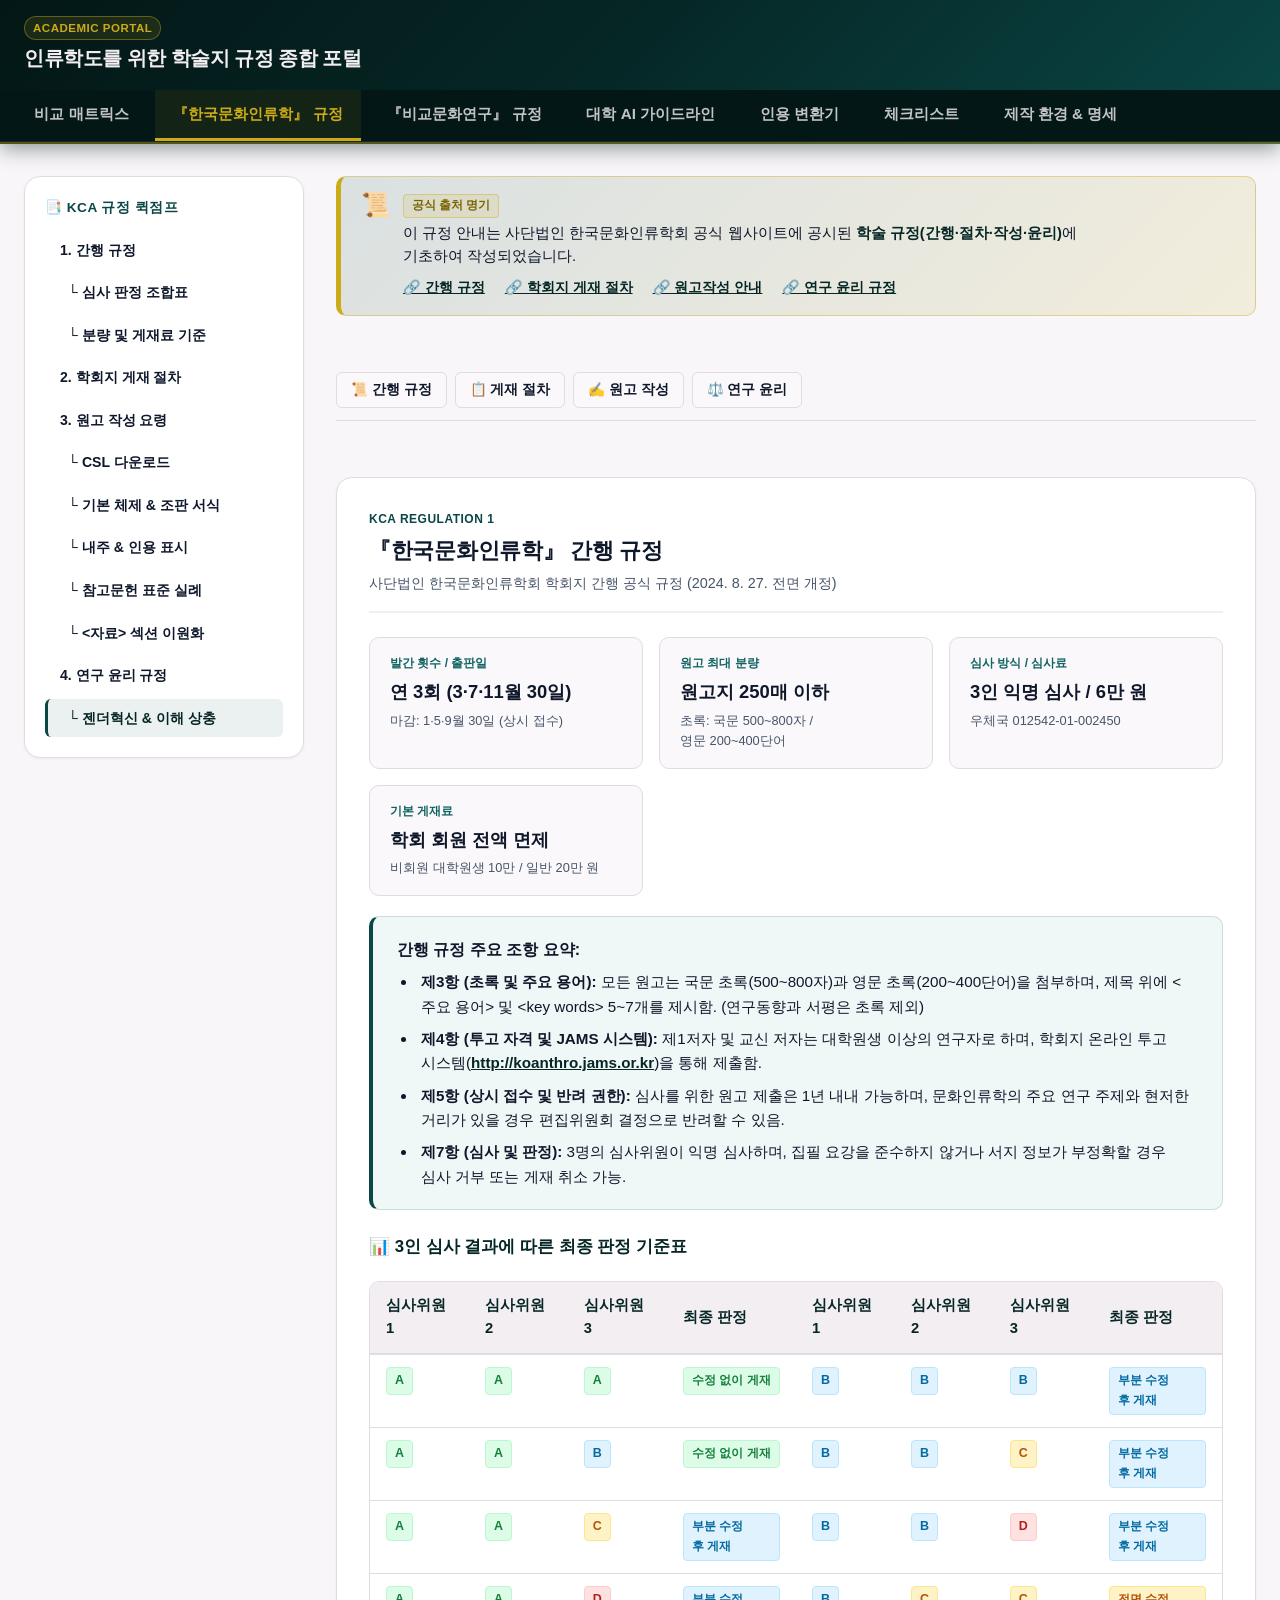
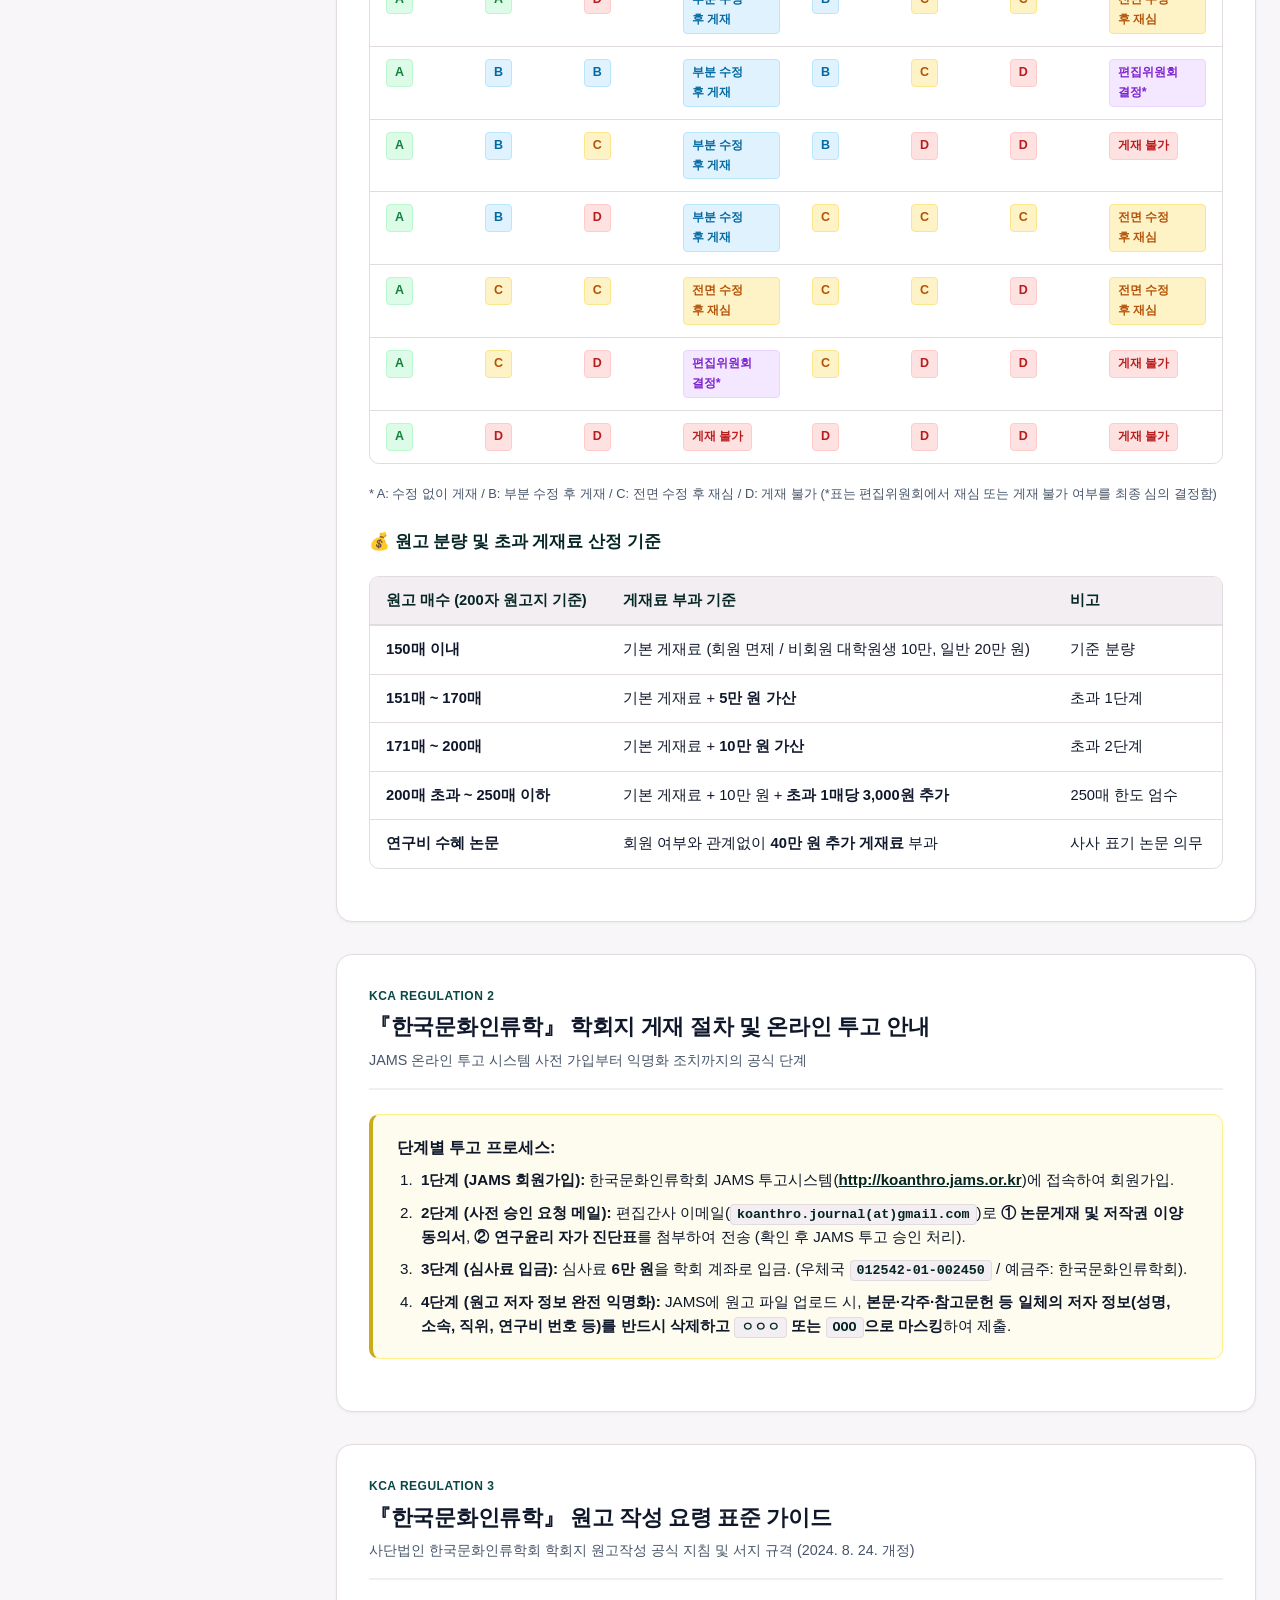
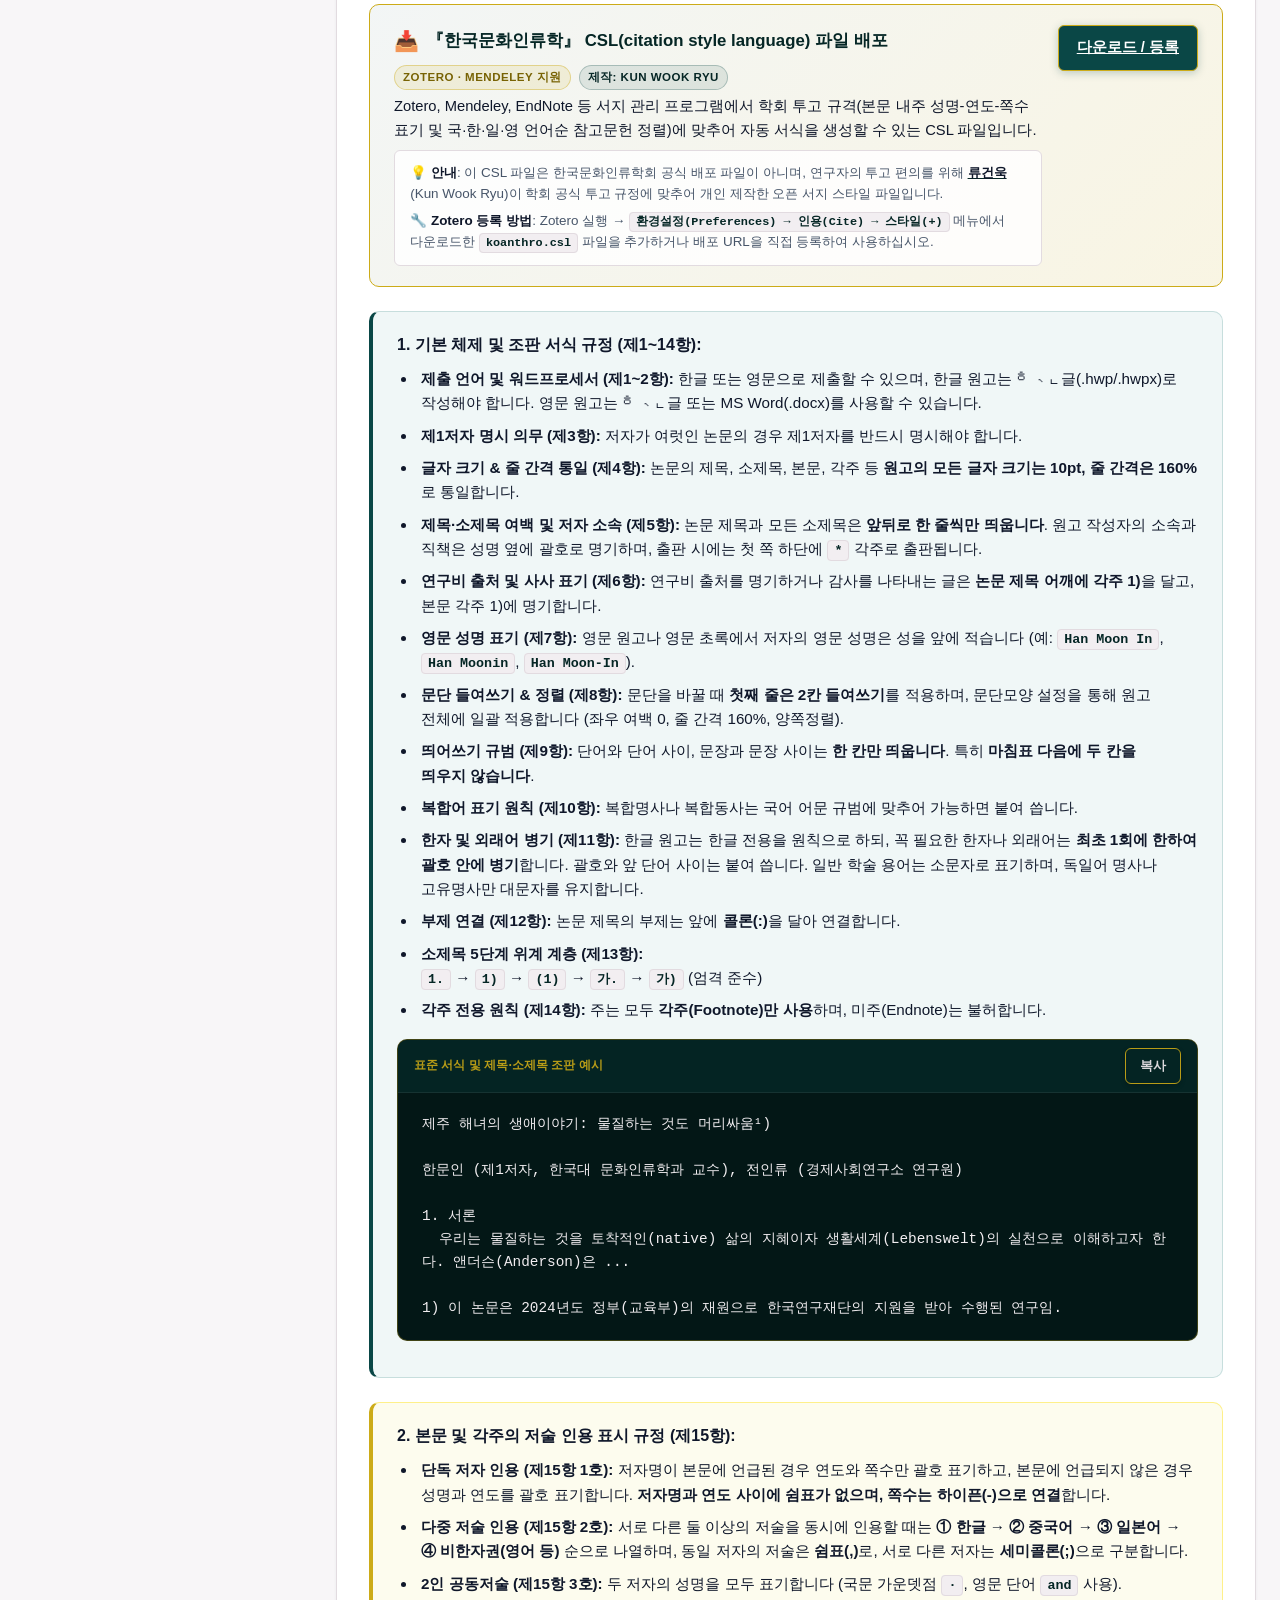
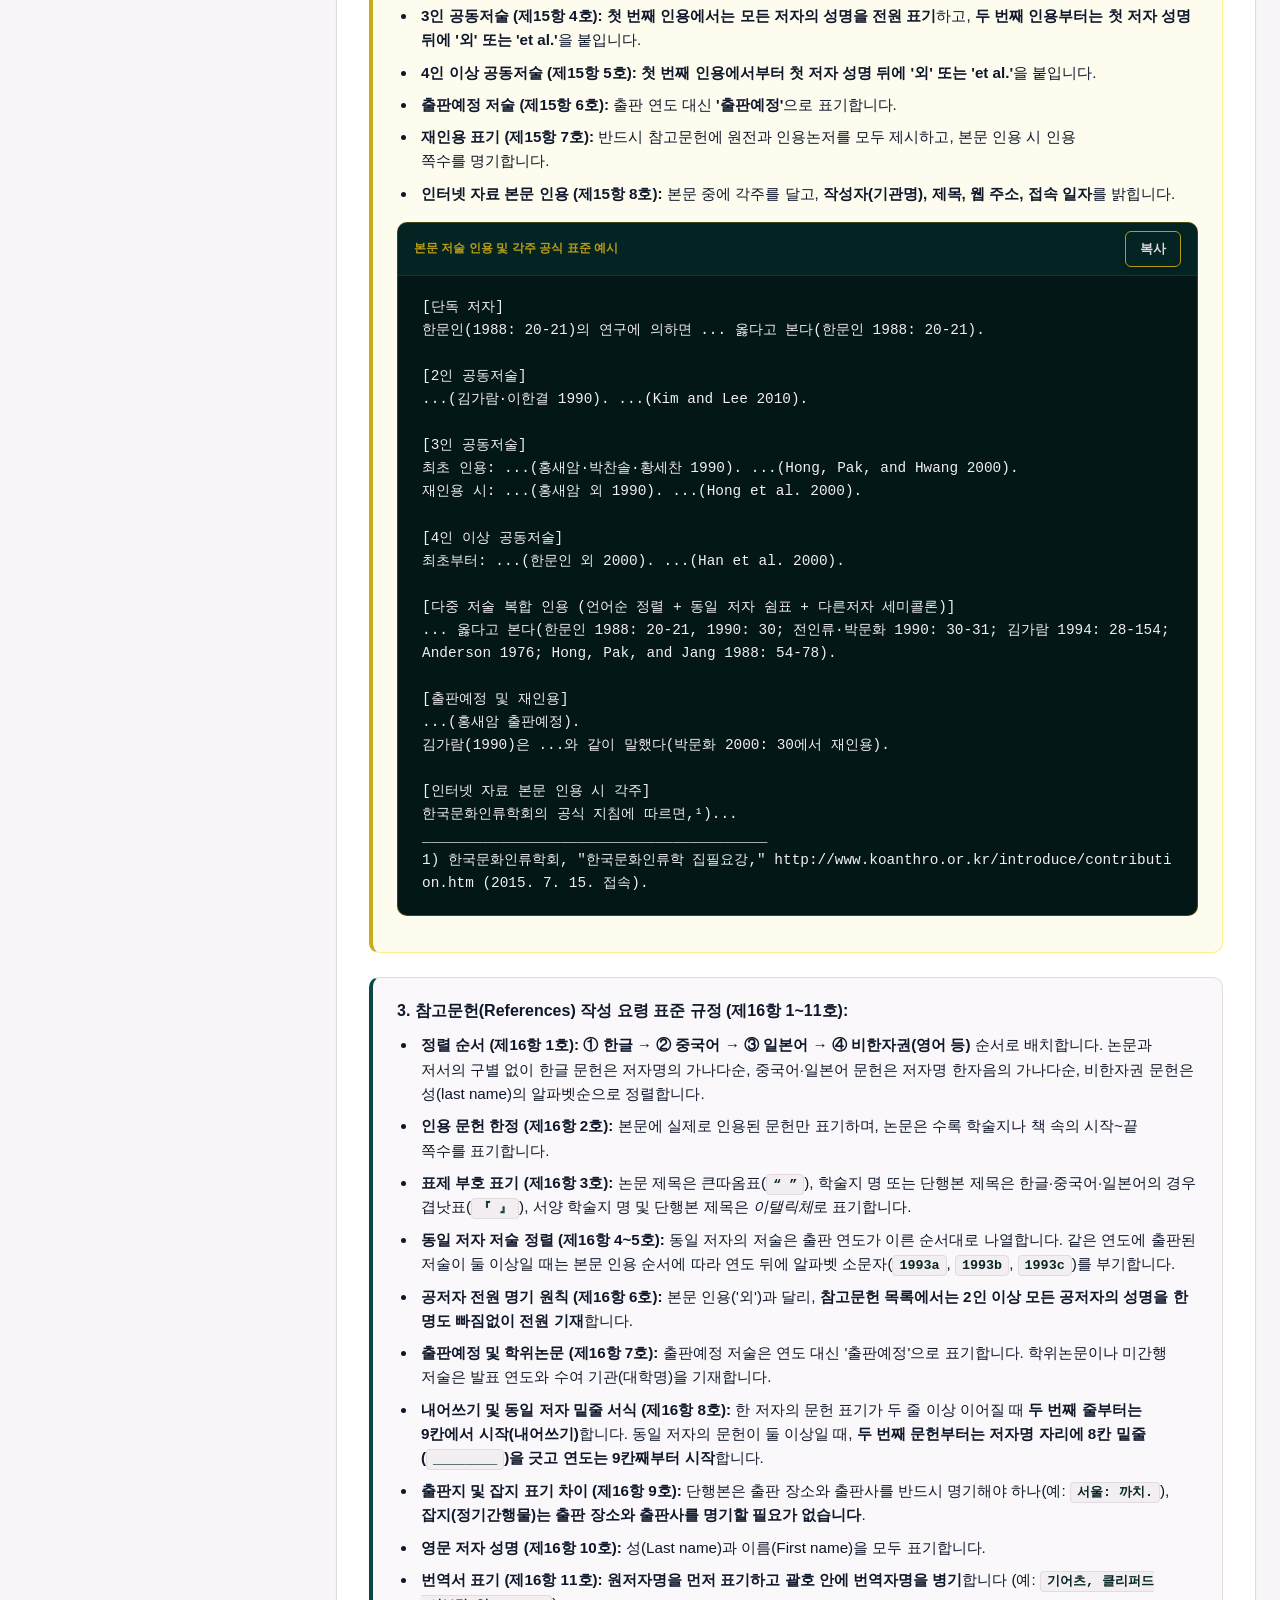
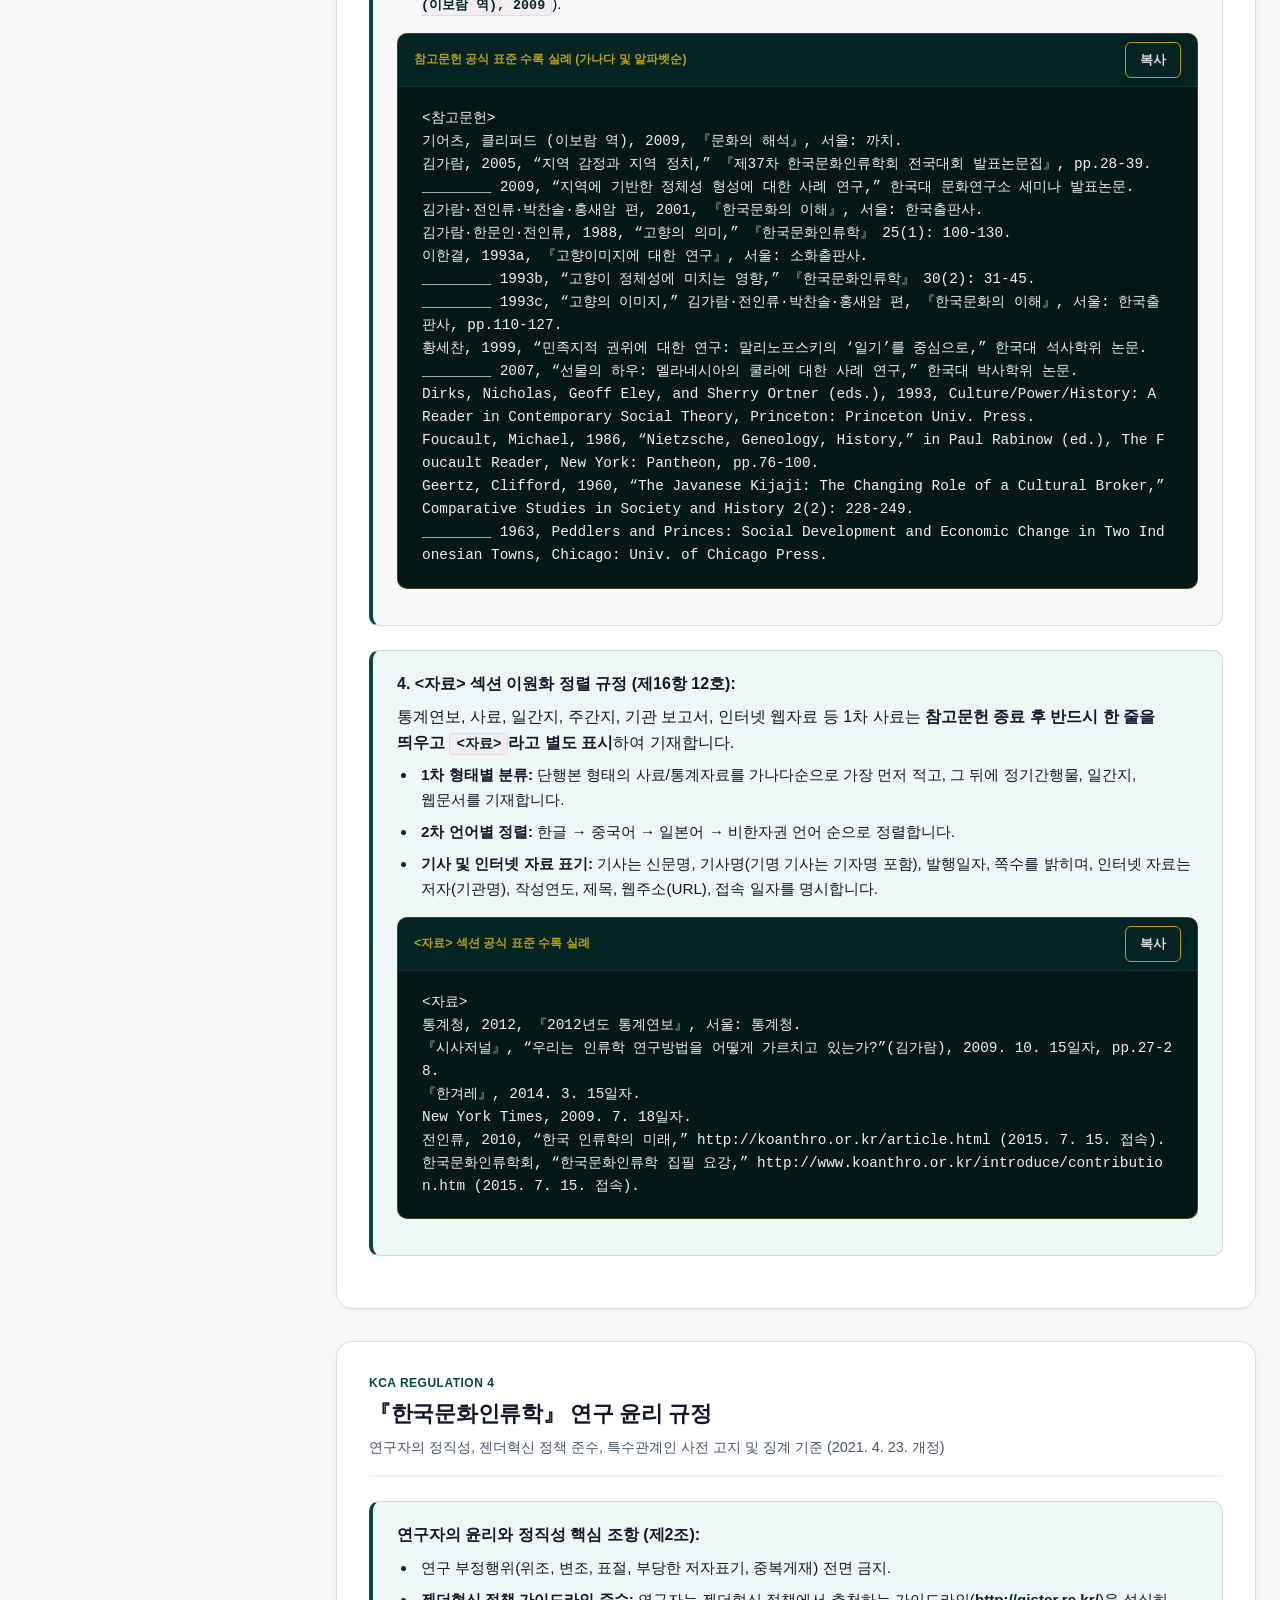
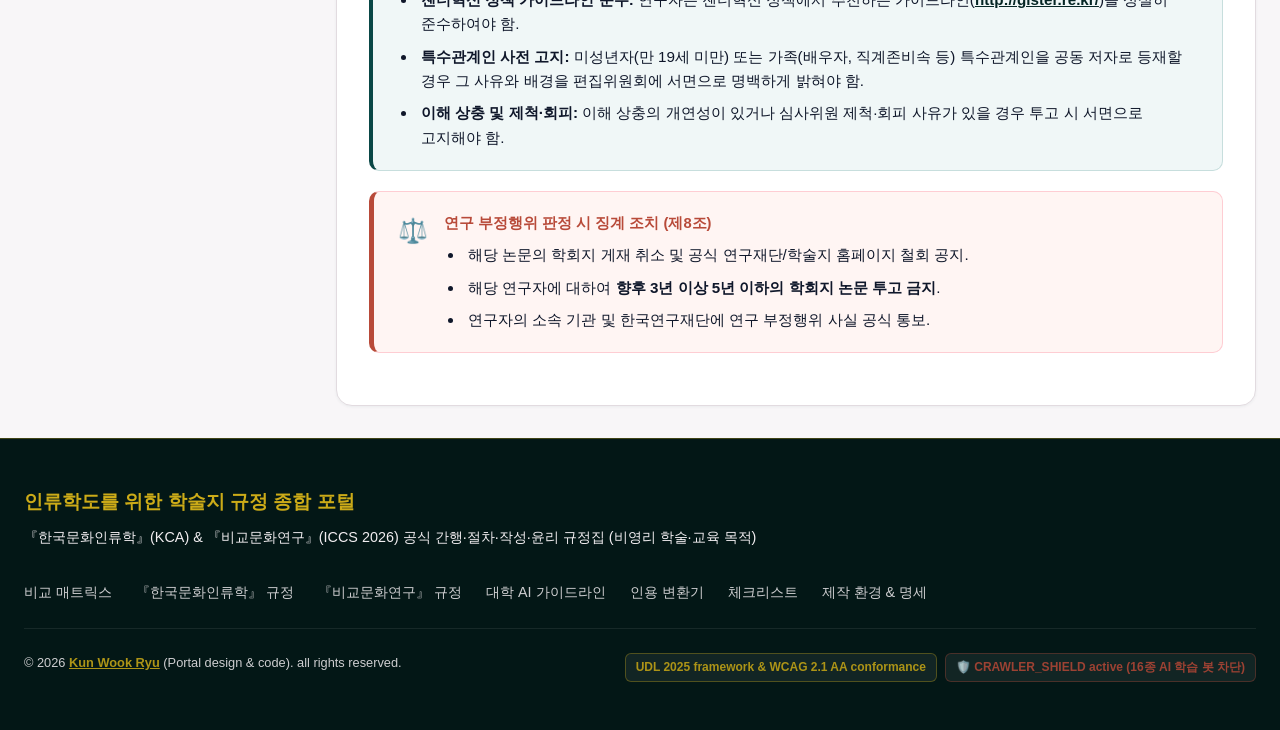
<file: kca.html>
<!DOCTYPE html>
<html lang="ko">
<head>
    <meta charset="UTF-8">
    <meta name="viewport" content="width=device-width, initial-scale=1.0">
    <title>『한국문화인류학』 규정 | 인류학도를 위한 학술지 규정 종합 포털</title>
    <meta name="description" content="사단법인 한국문화인류학회 『한국문화인류학』의 간행 규정, 학회지 게재 절차, 원고 작성 요령, CSL(인용 스타일) 파일 배포 및 연구 윤리 규정 안내">
    <!-- ============================================================
         보안 원칙: CRAWLER_SHIELD v2 (16종 AI 학습 봇 차단 & TDM 권리 유보)
    ============================================================ -->
    <meta name="robots" content="index, follow" />
    <meta name="googlebot" content="index, follow" />
    <meta name="GPTBot" content="noindex, nofollow" />
    <meta name="OAI-SearchBot" content="noindex, nofollow" />
    <meta name="ChatGPT-User" content="noindex, nofollow" />
    <meta name="ClaudeBot" content="noindex, nofollow" />
    <meta name="anthropic-ai" content="noindex, nofollow" />
    <meta name="Claude-Web" content="noindex, nofollow" />
    <meta name="Google-Extended" content="noindex, nofollow" />
    <meta name="Googlebot-AI" content="noindex, nofollow" />
    <meta name="Applebot-Extended" content="noindex, nofollow" />
    <meta name="Amazonbot" content="noindex, nofollow" />
    <meta name="Bytespider" content="noindex, nofollow" />
    <meta name="CCBot" content="noindex, nofollow" />
    <meta name="meta-externalagent" content="noindex, nofollow" />
    <meta name="FacebookBot" content="noindex, nofollow" />
    <meta name="PerplexityBot" content="noindex, nofollow" />
    <meta name="Cohere-ai" content="noindex, nofollow" />
    <meta http-equiv="X-Robots-Tag" content="noimageai, noai" />
    <meta name="tdm-reservation" content="1" />
    <link rel="stylesheet" href="style.css?v=20261029_2">
</head>
<body>
    <a href="#main-content" class="skip-link">본문 바로가기 (skip to main content)</a>

    <!-- 최상단 헤더 -->
    <header class="site-header">
        <div class="header-container">
            <div class="brand-wrapper">
                <div class="brand-info">
                    <div class="brand-badge-row">
                        <span class="brand-badge">academic portal</span>
                    </div>
                    <h1 class="brand-title"><a href="index.html" style="color: inherit; text-decoration: none;">인류학도를 위한 학술지 규정 종합 포털</a></h1>
                </div>
            </div>
        </div>

        <!-- 메인 내비게이션 탭 (MPA 고유 파일 링크) -->
        <nav class="nav-tab-container" aria-label="포털 주요 기능 탭">
                        <div class="nav-tab-wrapper" role="tablist">
                <a href="index.html" class="tab-btn" role="tab" aria-selected="false">
                    <span>비교 매트릭스</span>
                </a>
                <a href="kca.html" class="tab-btn active" role="tab" aria-selected="true">
                    <span>『한국문화인류학』 규정</span>
                </a>
                <a href="iccs.html" class="tab-btn" role="tab" aria-selected="false">
                    <span>『비교문화연구』 규정</span>
                </a>
                <a href="ai-guidelines.html" class="tab-btn" role="tab" aria-selected="false">
                    <span>대학 AI 가이드라인</span>
                </a>
                <a href="converter.html" class="tab-btn" role="tab" aria-selected="false">
                    <span>인용 변환기</span>
                </a>
                <a href="checklist.html" class="tab-btn" role="tab" aria-selected="false">
                    <span>체크리스트</span>
                </a>
                <a href="specs.html" class="tab-btn" role="tab" aria-selected="false">
                    <span>제작 환경 &amp; 명세</span>
                </a>
            </div>
        </nav>
    </header>

    <!-- 메인 본문 영역 (100% 상시 가시성 보장) -->
    <main id="main-content" class="page-container" tabindex="-1">
        <section class="mpa-page-section">
            <div class="content-layout">
                <!-- 스티키 사이드바 퀵점프 -->
                <aside class="sidebar-sticky" aria-label="한국문화인류학 규정 바로가기">
                    <div class="sidebar-heading">📑 KCA 규정 퀵점프</div>
                    <ul class="sidebar-nav-list">
                        <li><a href="#kca-pub" class="sidebar-link active">1. 간행 규정</a></li>
                        <li><a href="#kca-pub-table" class="sidebar-link" style="padding-left: 20px;">└ 심사 판정 조합표</a></li>
                        <li><a href="#kca-pub-fees" class="sidebar-link" style="padding-left: 20px;">└ 분량 및 게재료 기준</a></li>
                        <li><a href="#kca-proc" class="sidebar-link">2. 학회지 게재 절차</a></li>
                        <li><a href="#kca-guide" class="sidebar-link">3. 원고 작성 요령</a></li>
                        <li><a href="#kca-csl-banner" class="sidebar-link" style="padding-left: 20px;">└ CSL 다운로드</a></li>
                        <li><a href="#kca-sec-1" class="sidebar-link" style="padding-left: 20px;">└ 기본 체제 &amp; 조판 서식</a></li>
                        <li><a href="#kca-sec-5" class="sidebar-link" style="padding-left: 20px;">└ 내주 &amp; 인용 표시</a></li>
                        <li><a href="#kca-sec-6" class="sidebar-link" style="padding-left: 20px;">└ 참고문헌 표준 실례</a></li>
                        <li><a href="#kca-sec-7" class="sidebar-link" style="padding-left: 20px;">└ &lt;자료&gt; 섹션 이원화</a></li>
                        <li><a href="#kca-ethics" class="sidebar-link">4. 연구 윤리 규정</a></li>
                        <li><a href="#kca-ethics-gender" class="sidebar-link" style="padding-left: 20px;">└ 젠더혁신 &amp; 이해 상충</a></li>
                    </ul>
                </aside>

                <!-- 본문 플로우 -->
                <div class="main-flow">
                    <!-- 공식 출처 명기 배너 (한국문화인류학회 공식 웹사이트) -->
                    <div class="source-notice-banner">
                        <div class="source-notice-icon">📜</div>
                        <div class="source-notice-content">
                            <span class="source-notice-tag">공식 출처 명기</span>
                            <p>이 규정 안내는 사단법인 한국문화인류학회 공식 웹사이트에 공시된 <strong>학술 규정(간행·절차·작성·윤리)</strong>에 기초하여 작성되었습니다.</p>
                            <div class="source-links-grid" style="display: flex; flex-wrap: wrap; gap: 0.75rem 1.25rem; margin-top: 0.6rem; font-size: 0.88rem;">
                                <a href="https://koanth.org/?page_id=2169" target="_blank" rel="noopener" class="source-link" style="color: var(--color-primary-dark); font-weight: 600; text-decoration: underline;">🔗 간행 규정</a>
                                <a href="https://koanth.org/?page_id=1045" target="_blank" rel="noopener" class="source-link" style="color: var(--color-primary-dark); font-weight: 600; text-decoration: underline;">🔗 학회지 게재 절차</a>
                                <a href="https://koanth.org/?page_id=1048" target="_blank" rel="noopener" class="source-link" style="color: var(--color-primary-dark); font-weight: 600; text-decoration: underline;">🔗 원고작성 안내</a>
                                <a href="https://koanth.org/?page_id=1051" target="_blank" rel="noopener" class="source-link" style="color: var(--color-primary-dark); font-weight: 600; text-decoration: underline;">🔗 연구 윤리 규정</a>
                            </div>
                        </div>
                    </div>

                    <!-- 서브 내비게이션 바 -->
                    <div class="sub-nav-bar">
                        <a href="#kca-pub" class="sub-nav-btn">📜 간행 규정</a>
                        <a href="#kca-proc" class="sub-nav-btn">📋 게재 절차</a>
                        <a href="#kca-guide" class="sub-nav-btn">✍️ 원고 작성</a>
                        <a href="#kca-ethics" class="sub-nav-btn">⚖️ 연구 윤리</a>
                    </div>

                    <!-- 2-1. 간행 규정 -->
                    <article class="academic-card" id="kca-pub">
                        <header class="academic-card-header">
                            <div class="card-title-group">
                                <span class="card-section-badge">KCA regulation 1</span>
                                <h2 class="card-h2-title">『한국문화인류학』 간행 규정</h2>
                                <p class="card-sub-rule">사단법인 한국문화인류학회 학회지 간행 공식 규정 (2024. 8. 27. 전면 개정)</p>
                            </div>
                        </header>

                        <div class="meta-summary-grid">
                            <div class="meta-summary-box">
                                <span class="meta-summary-label">발간 횟수 / 출판일</span>
                                <span class="meta-summary-value">연 3회 (3·7·11월 30일)</span>
                                <span class="meta-summary-note">마감: 1·5·9월 30일 (상시 접수)</span>
                            </div>
                            <div class="meta-summary-box">
                                <span class="meta-summary-label">원고 최대 분량</span>
                                <span class="meta-summary-value">원고지 250매 이하</span>
                                <span class="meta-summary-note">초록: 국문 500~800자 / 영문 200~400단어</span>
                            </div>
                            <div class="meta-summary-box">
                                <span class="meta-summary-label">심사 방식 / 심사료</span>
                                <span class="meta-summary-value">3인 익명 심사 / 6만 원</span>
                                <span class="meta-summary-note">우체국 012542-01-002450</span>
                            </div>
                            <div class="meta-summary-box">
                                <span class="meta-summary-label">기본 게재료</span>
                                <span class="meta-summary-value">학회 회원 전액 면제</span>
                                <span class="meta-summary-note">비회원 대학원생 10만 / 일반 20만 원</span>
                            </div>
                        </div>

                        <div class="rule-box teal">
                            <strong>간행 규정 주요 조항 요약:</strong>
                            <ul class="bullet-list">
                                <li><strong>제3항 (초록 및 주요 용어):</strong> 모든 원고는 국문 초록(500~800자)과 영문 초록(200~400단어)을 첨부하며, 제목 위에 &lt;주요 용어&gt; 및 &lt;key words&gt; 5~7개를 제시함. (연구동향과 서평은 초록 제외)</li>
                                <li><strong>제4항 (투고 자격 및 JAMS 시스템):</strong> 제1저자 및 교신 저자는 대학원생 이상의 연구자로 하며, 학회지 온라인 투고 시스템(<a href="http://koanthro.jams.or.kr" target="_blank" rel="noopener" class="text-link" style="color: var(--color-primary-dark); font-weight: 600; text-decoration: underline;">http://koanthro.jams.or.kr</a>)을 통해 제출함.</li>
                                <li><strong>제5항 (상시 접수 및 반려 권한):</strong> 심사를 위한 원고 제출은 1년 내내 가능하며, 문화인류학의 주요 연구 주제와 현저한 거리가 있을 경우 편집위원회 결정으로 반려할 수 있음.</li>
                                <li><strong>제7항 (심사 및 판정):</strong> 3명의 심사위원이 익명 심사하며, 집필 요강을 준수하지 않거나 서지 정보가 부정확할 경우 심사 거부 또는 게재 취소 가능.</li>
                            </ul>
                        </div>

                        <!-- 3인 심사 판정 조합표 -->
                        <div id="kca-pub-table" style="margin-top: 1.5rem;">
                            <h3 style="font-size: 1.05rem; font-weight: 800; color: var(--color-primary-dark); margin-bottom: 0.5rem;">📊 3인 심사 결과에 따른 최종 판정 기준표</h3>
                            <div class="table-container">
                                <table class="data-table">
                                    <thead>
                                        <tr>
                                            <th>심사위원 1</th>
                                            <th>심사위원 2</th>
                                            <th>심사위원 3</th>
                                            <th>최종 판정</th>
                                            <th>심사위원 1</th>
                                            <th>심사위원 2</th>
                                            <th>심사위원 3</th>
                                            <th>최종 판정</th>
                                        </tr>
                                    </thead>
                                    <tbody>
                                        <tr>
                                            <td><span class="judgment-badge badge-a">A</span></td>
                                            <td><span class="judgment-badge badge-a">A</span></td>
                                            <td><span class="judgment-badge badge-a">A</span></td>
                                            <td><span class="judgment-badge badge-a">수정 없이 게재</span></td>
                                            <td><span class="judgment-badge badge-b">B</span></td>
                                            <td><span class="judgment-badge badge-b">B</span></td>
                                            <td><span class="judgment-badge badge-b">B</span></td>
                                            <td><span class="judgment-badge badge-b">부분 수정 후 게재</span></td>
                                        </tr>
                                        <tr>
                                            <td><span class="judgment-badge badge-a">A</span></td>
                                            <td><span class="judgment-badge badge-a">A</span></td>
                                            <td><span class="judgment-badge badge-b">B</span></td>
                                            <td><span class="judgment-badge badge-a">수정 없이 게재</span></td>
                                            <td><span class="judgment-badge badge-b">B</span></td>
                                            <td><span class="judgment-badge badge-b">B</span></td>
                                            <td><span class="judgment-badge badge-c">C</span></td>
                                            <td><span class="judgment-badge badge-b">부분 수정 후 게재</span></td>
                                        </tr>
                                        <tr>
                                            <td><span class="judgment-badge badge-a">A</span></td>
                                            <td><span class="judgment-badge badge-a">A</span></td>
                                            <td><span class="judgment-badge badge-c">C</span></td>
                                            <td><span class="judgment-badge badge-b">부분 수정 후 게재</span></td>
                                            <td><span class="judgment-badge badge-b">B</span></td>
                                            <td><span class="judgment-badge badge-b">B</span></td>
                                            <td><span class="judgment-badge badge-d">D</span></td>
                                            <td><span class="judgment-badge badge-b">부분 수정 후 게재</span></td>
                                        </tr>
                                        <tr>
                                            <td><span class="judgment-badge badge-a">A</span></td>
                                            <td><span class="judgment-badge badge-a">A</span></td>
                                            <td><span class="judgment-badge badge-d">D</span></td>
                                            <td><span class="judgment-badge badge-b">부분 수정 후 게재</span></td>
                                            <td><span class="judgment-badge badge-b">B</span></td>
                                            <td><span class="judgment-badge badge-c">C</span></td>
                                            <td><span class="judgment-badge badge-c">C</span></td>
                                            <td><span class="judgment-badge badge-c">전면 수정 후 재심</span></td>
                                        </tr>
                                        <tr>
                                            <td><span class="judgment-badge badge-a">A</span></td>
                                            <td><span class="judgment-badge badge-b">B</span></td>
                                            <td><span class="judgment-badge badge-b">B</span></td>
                                            <td><span class="judgment-badge badge-b">부분 수정 후 게재</span></td>
                                            <td><span class="judgment-badge badge-b">B</span></td>
                                            <td><span class="judgment-badge badge-c">C</span></td>
                                            <td><span class="judgment-badge badge-d">D</span></td>
                                            <td><span class="judgment-badge badge-committee">편집위원회 결정*</span></td>
                                        </tr>
                                        <tr>
                                            <td><span class="judgment-badge badge-a">A</span></td>
                                            <td><span class="judgment-badge badge-b">B</span></td>
                                            <td><span class="judgment-badge badge-c">C</span></td>
                                            <td><span class="judgment-badge badge-b">부분 수정 후 게재</span></td>
                                            <td><span class="judgment-badge badge-b">B</span></td>
                                            <td><span class="judgment-badge badge-d">D</span></td>
                                            <td><span class="judgment-badge badge-d">D</span></td>
                                            <td><span class="judgment-badge badge-d">게재 불가</span></td>
                                        </tr>
                                        <tr>
                                            <td><span class="judgment-badge badge-a">A</span></td>
                                            <td><span class="judgment-badge badge-b">B</span></td>
                                            <td><span class="judgment-badge badge-d">D</span></td>
                                            <td><span class="judgment-badge badge-b">부분 수정 후 게재</span></td>
                                            <td><span class="judgment-badge badge-c">C</span></td>
                                            <td><span class="judgment-badge badge-c">C</span></td>
                                            <td><span class="judgment-badge badge-c">C</span></td>
                                            <td><span class="judgment-badge badge-c">전면 수정 후 재심</span></td>
                                        </tr>
                                        <tr>
                                            <td><span class="judgment-badge badge-a">A</span></td>
                                            <td><span class="judgment-badge badge-c">C</span></td>
                                            <td><span class="judgment-badge badge-c">C</span></td>
                                            <td><span class="judgment-badge badge-c">전면 수정 후 재심</span></td>
                                            <td><span class="judgment-badge badge-c">C</span></td>
                                            <td><span class="judgment-badge badge-c">C</span></td>
                                            <td><span class="judgment-badge badge-d">D</span></td>
                                            <td><span class="judgment-badge badge-c">전면 수정 후 재심</span></td>
                                        </tr>
                                        <tr>
                                            <td><span class="judgment-badge badge-a">A</span></td>
                                            <td><span class="judgment-badge badge-c">C</span></td>
                                            <td><span class="judgment-badge badge-d">D</span></td>
                                            <td><span class="judgment-badge badge-committee">편집위원회 결정*</span></td>
                                            <td><span class="judgment-badge badge-c">C</span></td>
                                            <td><span class="judgment-badge badge-d">D</span></td>
                                            <td><span class="judgment-badge badge-d">D</span></td>
                                            <td><span class="judgment-badge badge-d">게재 불가</span></td>
                                        </tr>
                                        <tr>
                                            <td><span class="judgment-badge badge-a">A</span></td>
                                            <td><span class="judgment-badge badge-d">D</span></td>
                                            <td><span class="judgment-badge badge-d">D</span></td>
                                            <td><span class="judgment-badge badge-d">게재 불가</span></td>
                                            <td><span class="judgment-badge badge-d">D</span></td>
                                            <td><span class="judgment-badge badge-d">D</span></td>
                                            <td><span class="judgment-badge badge-d">D</span></td>
                                            <td><span class="judgment-badge badge-d">게재 불가</span></td>
                                        </tr>
                                    </tbody>
                                </table>
                            </div>
                            <p style="font-size: 0.8rem; color: var(--color-text-muted-dark);">* A: 수정 없이 게재 / B: 부분 수정 후 게재 / C: 전면 수정 후 재심 / D: 게재 불가 (*표는 편집위원회에서 재심 또는 게재 불가 여부를 최종 심의 결정함)</p>
                        </div>

                        <!-- 분량 및 게재료 산정 기준 -->
                        <div id="kca-pub-fees" style="margin-top: 1.5rem;">
                            <h3 style="font-size: 1.05rem; font-weight: 800; color: var(--color-primary-dark); margin-bottom: 0.5rem;">💰 원고 분량 및 초과 게재료 산정 기준</h3>
                            <div class="table-container">
                                <table class="data-table">
                                    <thead>
                                        <tr>
                                            <th>원고 매수 (200자 원고지 기준)</th>
                                            <th>게재료 부과 기준</th>
                                            <th>비고</th>
                                        </tr>
                                    </thead>
                                    <tbody>
                                        <tr>
                                            <td><strong>150매 이내</strong></td>
                                            <td>기본 게재료 (회원 면제 / 비회원 대학원생 10만, 일반 20만 원)</td>
                                            <td>기준 분량</td>
                                        </tr>
                                        <tr>
                                            <td><strong>151매 ~ 170매</strong></td>
                                            <td>기본 게재료 + <strong>5만 원 가산</strong></td>
                                            <td>초과 1단계</td>
                                        </tr>
                                        <tr>
                                            <td><strong>171매 ~ 200매</strong></td>
                                            <td>기본 게재료 + <strong>10만 원 가산</strong></td>
                                            <td>초과 2단계</td>
                                        </tr>
                                        <tr>
                                            <td><strong>200매 초과 ~ 250매 이하</strong></td>
                                            <td>기본 게재료 + 10만 원 + <strong>초과 1매당 3,000원 추가</strong></td>
                                            <td>250매 한도 엄수</td>
                                        </tr>
                                        <tr>
                                            <td><strong>연구비 수혜 논문</strong></td>
                                            <td>회원 여부와 관계없이 <strong>40만 원 추가 게재료</strong> 부과</td>
                                            <td>사사 표기 논문 의무</td>
                                        </tr>
                                    </tbody>
                                </table>
                            </div>
                        </div>
                    </article>

                    <!-- 2-2. 학회지 게재 절차 -->
                    <article class="academic-card" id="kca-proc">
                        <header class="academic-card-header">
                            <div class="card-title-group">
                                <span class="card-section-badge">KCA regulation 2</span>
                                <h2 class="card-h2-title">『한국문화인류학』 학회지 게재 절차 및 온라인 투고 안내</h2>
                                <p class="card-sub-rule">JAMS 온라인 투고 시스템 사전 가입부터 익명화 조치까지의 공식 단계</p>
                            </div>
                        </header>

                        <div class="rule-box gold">
                            <strong>단계별 투고 프로세스:</strong>
                            <ol class="bullet-list">
                                <li><strong>1단계 (JAMS 회원가입):</strong> 한국문화인류학회 JAMS 투고시스템(<a href="http://koanthro.jams.or.kr" target="_blank" rel="noopener" class="text-link" style="color: var(--color-primary-dark); font-weight: 600; text-decoration: underline;">http://koanthro.jams.or.kr</a>)에 접속하여 회원가입.</li>
                                <li><strong>2단계 (사전 승인 요청 메일):</strong> 편집간사 이메일(<code>koanthro.journal(at)gmail.com</code>)로 <strong>① 논문게재 및 저작권 이양 동의서</strong>, <strong>② 연구윤리 자가 진단표</strong>를 첨부하여 전송 (확인 후 JAMS 투고 승인 처리).</li>
                                <li><strong>3단계 (심사료 입금):</strong> 심사료 <strong>6만 원</strong>을 학회 계좌로 입금. (우체국 <code>012542-01-002450</code> / 예금주: 한국문화인류학회).</li>
                                <li><strong>4단계 (원고 저자 정보 완전 익명화):</strong> JAMS에 원고 파일 업로드 시, <strong>본문·각주·참고문헌 등 일체의 저자 정보(성명, 소속, 직위, 연구비 번호 등)를 반드시 삭제하고 <code>ㅇㅇㅇ</code> 또는 <code>OOO</code>으로 마스킹</strong>하여 제출.</li>
                            </ol>
                        </div>
                    </article>

                    <!-- 2-3. 원고작성 안내 (기존 8개 섹션) -->
                    <!-- 2-3. 원고 작성 요령 표준 가이드 (공식 전 조항 및 풍부한 표준 실례) -->
                    <article class="academic-card" id="kca-guide">
                        <header class="academic-card-header">
                            <div class="card-title-group">
                                <span class="card-section-badge">KCA regulation 3</span>
                                <h2 class="card-h2-title">『한국문화인류학』 원고 작성 요령 표준 가이드</h2>
                                <p class="card-sub-rule">사단법인 한국문화인류학회 학회지 원고작성 공식 지침 및 서지 규격 (2024. 8. 24. 개정)</p>
                            </div>
                        </header>

                        <!-- CSL 인용 스타일 공식 배포 하이라이트 박스 -->
                        <div id="kca-csl-banner" class="rule-box" style="margin-bottom: 1.5rem; background: linear-gradient(135deg, rgba(10, 71, 70, 0.05), rgba(204, 171, 24, 0.12)); border: 1.5px solid var(--color-secondary); border-radius: var(--border-radius-md); padding: 1.25rem 1.5rem;">
                            <div style="display: flex; justify-content: space-between; align-items: flex-start; flex-wrap: wrap; gap: 1rem;">
                                <div class="csl-banner-text" style="flex: 1 1 240px; min-width: 0;">
                                    <div style="display: flex; align-items: center; gap: 0.5rem; margin-bottom: 0.35rem; flex-wrap: wrap;">
                                        <span style="font-size: 1.25rem;" aria-hidden="true">📥</span>
                                        <strong style="font-size: 1.05rem; color: var(--color-primary-dark);">『한국문화인류학』 CSL(citation style language) 파일 배포</strong>
                                        <span class="brand-badge" style="background: var(--color-secondary-bg); color: var(--color-secondary-dark); border-color: var(--color-secondary-border); font-size: 0.72rem;">Zotero · Mendeley 지원</span>
                                        <span class="brand-badge" style="background: rgba(10, 71, 70, 0.1); color: var(--color-primary-dark); border-color: var(--color-primary-border); font-size: 0.72rem;">제작: Kun Wook Ryu</span>
                                    </div>
                                    <p style="font-size: 0.92rem; color: var(--color-text-dark); line-height: 1.6; margin-bottom: 0.5rem;">
                                        Zotero, Mendeley, EndNote 등 서지 관리 프로그램에서 학회 투고 규격(본문 내주 성명-연도-쪽수 표기 및 국·한·일·영 언어순 참고문헌 정렬)에 맞추어 자동 서식을 생성할 수 있는 CSL 파일입니다.
                                    </p>
                                    <div style="font-size: 0.84rem; color: var(--color-text-muted-dark); background: rgba(255, 255, 255, 0.85); padding: 0.75rem 0.95rem; border-radius: 6px; border: 1px solid var(--color-accent-border); line-height: 1.55;">
                                        <p style="margin-bottom: 0.4rem;">💡 <strong>안내</strong>: 이 CSL 파일은 한국문화인류학회 공식 배포 파일이 아니며, 연구자의 투고 편의를 위해 <a href="https://kunwryu.github.io/" target="_blank" rel="noopener" class="text-link" style="color: var(--color-primary-dark); font-weight: 600; text-decoration: underline;"><strong>류건욱</strong></a>(Kun Wook Ryu)이 학회 공식 투고 규정에 맞추어 개인 제작한 오픈 서지 스타일 파일입니다.</p>
                                        <p style="margin: 0;">🔧 <strong>Zotero 등록 방법</strong>: Zotero 실행 &rarr; <code>환경설정(Preferences) &rarr; 인용(Cite) &rarr; 스타일(+)</code> 메뉴에서 다운로드한 <code>koanthro.csl</code> 파일을 추가하거나 배포 URL을 직접 등록하여 사용하십시오.</p>
                                    </div>
                                </div>
                                <div style="display: flex; flex-direction: column; align-items: flex-start; justify-content: center; gap: 0.4rem;">
                                    <a href="https://guacamoled.kwusaih.workers.dev/koanthro-csl" target="_blank" rel="noopener noreferrer" class="action-btn" style="display: inline-flex; align-items: center; gap: 0.5rem; background: var(--color-primary); color: #ffffff !important; padding: 10px 18px; border-radius: var(--border-radius-sm); font-weight: 700; font-size: 0.92rem; box-shadow: 0 2px 8px rgba(10, 71, 70, 0.25); text-decoration: none; border: 1px solid var(--color-secondary);">
                                        <span>다운로드 / 등록</span>
                                    </a>
                                </div>
                            </div>
                        </div>

                        <!-- 제1절: 기본 체제 및 조판 서식 -->
                        <div id="kca-sec-1" class="rule-box teal">
                            <strong>1. 기본 체제 및 조판 서식 규정 (제1~14항):</strong>
                            <ul class="bullet-list" style="margin-top: 0.6rem;">
                                <li><strong>제출 언어 및 워드프로세서 (제1~2항):</strong> 한글 또는 영문으로 제출할 수 있으며, 한글 원고는 ᄒᆞᆫ글(.hwp/.hwpx)로 작성해야 합니다. 영문 원고는 ᄒᆞᆫ글 또는 MS Word(.docx)를 사용할 수 있습니다.</li>
                                <li><strong>제1저자 명시 의무 (제3항):</strong> 저자가 여럿인 논문의 경우 제1저자를 반드시 명시해야 합니다.</li>
                                <li><strong>글자 크기 &amp; 줄 간격 통일 (제4항):</strong> 논문의 제목, 소제목, 본문, 각주 등 <strong>원고의 모든 글자 크기는 10pt, 줄 간격은 160%</strong>로 통일합니다.</li>
                                <li><strong>제목·소제목 여백 및 저자 소속 (제5항):</strong> 논문 제목과 모든 소제목은 <strong>앞뒤로 한 줄씩만 띄웁니다</strong>. 원고 작성자의 소속과 직책은 성명 옆에 괄호로 명기하며, 출판 시에는 첫 쪽 하단에 <code>*</code> 각주로 출판됩니다.</li>
                                <li><strong>연구비 출처 및 사사 표기 (제6항):</strong> 연구비 출처를 명기하거나 감사를 나타내는 글은 <strong>논문 제목 어깨에 각주 1)</strong>을 달고, 본문 각주 1)에 명기합니다.</li>
                                <li><strong>영문 성명 표기 (제7항):</strong> 영문 원고나 영문 초록에서 저자의 영문 성명은 성을 앞에 적습니다 (예: <code>Han Moon In</code>, <code>Han Moonin</code>, <code>Han Moon-In</code>).</li>
                                <li><strong>문단 들여쓰기 &amp; 정렬 (제8항):</strong> 문단을 바꿀 때 <strong>첫째 줄은 2칸 들여쓰기</strong>를 적용하며, 문단모양 설정을 통해 원고 전체에 일괄 적용합니다 (좌우 여백 0, 줄 간격 160%, 양쪽정렬).</li>
                                <li><strong>띄어쓰기 규범 (제9항):</strong> 단어와 단어 사이, 문장과 문장 사이는 <strong>한 칸만 띄웁니다</strong>. 특히 <strong>마침표 다음에 두 칸을 띄우지 않습니다</strong>.</li>
                                <li><strong>복합어 표기 원칙 (제10항):</strong> 복합명사나 복합동사는 국어 어문 규범에 맞추어 가능하면 붙여 씁니다.</li>
                                <li><strong>한자 및 외래어 병기 (제11항):</strong> 한글 원고는 한글 전용을 원칙으로 하되, 꼭 필요한 한자나 외래어는 <strong>최초 1회에 한하여 괄호 안에 병기</strong>합니다. 괄호와 앞 단어 사이는 붙여 씁니다. 일반 학술 용어는 소문자로 표기하며, 독일어 명사나 고유명사만 대문자를 유지합니다.</li>
                                <li><strong>부제 연결 (제12항):</strong> 논문 제목의 부제는 앞에 <strong>콜론(:)</strong>을 달아 연결합니다.</li>
                                <li><strong>소제목 5단계 위계 계층 (제13항):</strong><br>
                                    <code>1.</code> &rarr; <code>1)</code> &rarr; <code>(1)</code> &rarr; <code>가.</code> &rarr; <code>가)</code> (엄격 준수)</li>
                                <li><strong>각주 전용 원칙 (제14항):</strong> 주는 모두 <strong>각주(Footnote)만 사용</strong>하며, 미주(Endnote)는 불허합니다.</li>
                            </ul>

                            <div class="example-box" style="margin-top: 1rem;">
                                <div class="example-box-header">
                                    <span class="example-label">표준 서식 및 제목·소제목 조판 예시</span>
                                    <button type="button" class="copy-btn" aria-label="서식 예시 복사">복사</button>
                                </div>
                                <pre>제주 해녀의 생애이야기: 물질하는 것도 머리싸움¹)

한문인 (제1저자, 한국대 문화인류학과 교수), 전인류 (경제사회연구소 연구원)

1. 서론
  우리는 물질하는 것을 토착적인(native) 삶의 지혜이자 생활세계(Lebenswelt)의 실천으로 이해하고자 한다. 앤더슨(Anderson)은 ...

1) 이 논문은 2024년도 정부(교육부)의 재원으로 한국연구재단의 지원을 받아 수행된 연구임.</pre>
                            </div>
                        </div>

                        <!-- 제2절: 본문 및 각주의 저술 인용 표시 -->
                        <div id="kca-sec-5" class="rule-box gold" style="margin-top: 1.5rem;">
                            <strong>2. 본문 및 각주의 저술 인용 표시 규정 (제15항):</strong>
                            <ul class="bullet-list" style="margin-top: 0.6rem;">
                                <li><strong>단독 저자 인용 (제15항 1호):</strong> 저자명이 본문에 언급된 경우 연도와 쪽수만 괄호 표기하고, 본문에 언급되지 않은 경우 성명과 연도를 괄호 표기합니다. <strong>저자명과 연도 사이에 쉼표가 없으며, 쪽수는 하이픈(-)으로 연결</strong>합니다.</li>
                                <li><strong>다중 저술 인용 (제15항 2호):</strong> 서로 다른 둘 이상의 저술을 동시에 인용할 때는 <strong>① 한글 &rarr; ② 중국어 &rarr; ③ 일본어 &rarr; ④ 비한자권(영어 등)</strong> 순으로 나열하며, 동일 저자의 저술은 <strong>쉼표(,)</strong>로, 서로 다른 저자는 <strong>세미콜론(;)</strong>으로 구분합니다.</li>
                                <li><strong>2인 공동저술 (제15항 3호):</strong> 두 저자의 성명을 모두 표기합니다 (국문 가운뎃점 <code>·</code>, 영문 단어 <code>and</code> 사용).</li>
                                <li><strong>3인 공동저술 (제15항 4호):</strong> <strong>첫 번째 인용에서는 모든 저자의 성명을 전원 표기</strong>하고, <strong>두 번째 인용부터는 첫 저자 성명 뒤에 '외' 또는 'et al.'</strong>을 붙입니다.</li>
                                <li><strong>4인 이상 공동저술 (제15항 5호):</strong> <strong>첫 번째 인용에서부터 첫 저자 성명 뒤에 '외' 또는 'et al.'</strong>을 붙입니다.</li>
                                <li><strong>출판예정 저술 (제15항 6호):</strong> 출판 연도 대신 <strong>'출판예정'</strong>으로 표기합니다.</li>
                                <li><strong>재인용 표기 (제15항 7호):</strong> 반드시 참고문헌에 원전과 인용논저를 모두 제시하고, 본문 인용 시 인용 쪽수를 명기합니다.</li>
                                <li><strong>인터넷 자료 본문 인용 (제15항 8호):</strong> 본문 중에 각주를 달고, <strong>작성자(기관명), 제목, 웹 주소, 접속 일자</strong>를 밝힙니다.</li>
                            </ul>

                            <div class="example-box" style="margin-top: 1rem;">
                                <div class="example-box-header">
                                    <span class="example-label">본문 저술 인용 및 각주 공식 표준 예시</span>
                                    <button type="button" class="copy-btn" aria-label="인용 예시 복사">복사</button>
                                </div>
                                <pre>[단독 저자]
한문인(1988: 20-21)의 연구에 의하면 ... 옳다고 본다(한문인 1988: 20-21).

[2인 공동저술]
...(김가람·이한결 1990). ...(Kim and Lee 2010).

[3인 공동저술]
최초 인용: ...(홍새암·박찬솔·황세찬 1990). ...(Hong, Pak, and Hwang 2000).
재인용 시: ...(홍새암 외 1990). ...(Hong et al. 2000).

[4인 이상 공동저술]
최초부터: ...(한문인 외 2000). ...(Han et al. 2000).

[다중 저술 복합 인용 (언어순 정렬 + 동일 저자 쉼표 + 다른저자 세미콜론)]
... 옳다고 본다(한문인 1988: 20-21, 1990: 30; 전인류·박문화 1990: 30-31; 김가람 1994: 28-154; Anderson 1976; Hong, Pak, and Jang 1988: 54-78).

[출판예정 및 재인용]
...(홍새암 출판예정).
김가람(1990)은 ...와 같이 말했다(박문화 2000: 30에서 재인용).

[인터넷 자료 본문 인용 시 각주]
한국문화인류학회의 공식 지침에 따르면,¹)...
________________________________________
1) 한국문화인류학회, "한국문화인류학 집필요강," http://www.koanthro.or.kr/introduce/contribution.htm (2015. 7. 15. 접속).</pre>
                            </div>
                        </div>

                        <!-- 제3절: 참고문헌 작성 요령 -->
                        <div id="kca-sec-6" class="rule-box" style="margin-top: 1.5rem;">
                            <strong>3. 참고문헌(References) 작성 요령 표준 규정 (제16항 1~11호):</strong>
                            <ul class="bullet-list" style="margin-top: 0.6rem;">
                                <li><strong>정렬 순서 (제16항 1호):</strong> <strong>① 한글 &rarr; ② 중국어 &rarr; ③ 일본어 &rarr; ④ 비한자권(영어 등)</strong> 순서로 배치합니다. 논문과 저서의 구별 없이 한글 문헌은 저자명의 가나다순, 중국어·일본어 문헌은 저자명 한자음의 가나다순, 비한자권 문헌은 성(last name)의 알파벳순으로 정렬합니다.</li>
                                <li><strong>인용 문헌 한정 (제16항 2호):</strong> 본문에 실제로 인용된 문헌만 표기하며, 논문은 수록 학술지나 책 속의 시작~끝 쪽수를 표기합니다.</li>
                                <li><strong>표제 부호 표기 (제16항 3호):</strong> 논문 제목은 큰따옴표(<code>“ ”</code>), 학술지 명 또는 단행본 제목은 한글·중국어·일본어의 경우 겹낫표(<code>『 』</code>), 서양 학술지 명 및 단행본 제목은 <em>이탤릭체</em>로 표기합니다.</li>
                                <li><strong>동일 저자 저술 정렬 (제16항 4~5호):</strong> 동일 저자의 저술은 출판 연도가 이른 순서대로 나열합니다. 같은 연도에 출판된 저술이 둘 이상일 때는 본문 인용 순서에 따라 연도 뒤에 알파벳 소문자(<code>1993a</code>, <code>1993b</code>, <code>1993c</code>)를 부기합니다.</li>
                                <li><strong>공저자 전원 명기 원칙 (제16항 6호):</strong> 본문 인용('외')과 달리, <strong>참고문헌 목록에서는 2인 이상 모든 공저자의 성명을 한 명도 빠짐없이 전원 기재</strong>합니다.</li>
                                <li><strong>출판예정 및 학위논문 (제16항 7호):</strong> 출판예정 저술은 연도 대신 '출판예정'으로 표기합니다. 학위논문이나 미간행 저술은 발표 연도와 수여 기관(대학명)을 기재합니다.</li>
                                <li><strong>내어쓰기 및 동일 저자 밑줄 서식 (제16항 8호):</strong> 한 저자의 문헌 표기가 두 줄 이상 이어질 때 <strong>두 번째 줄부터는 9칸에서 시작(내어쓰기)</strong>합니다. 동일 저자의 문헌이 둘 이상일 때, <strong>두 번째 문헌부터는 저자명 자리에 8칸 밑줄(<code>________</code>)을 긋고 연도는 9칸째부터 시작</strong>합니다.</li>
                                <li><strong>출판지 및 잡지 표기 차이 (제16항 9호):</strong> 단행본은 출판 장소와 출판사를 반드시 명기해야 하나(예: <code>서울: 까치.</code>), <strong>잡지(정기간행물)는 출판 장소와 출판사를 명기할 필요가 없습니다</strong>.</li>
                                <li><strong>영문 저자 성명 (제16항 10호):</strong> 성(Last name)과 이름(First name)을 모두 표기합니다.</li>
                                <li><strong>번역서 표기 (제16항 11호):</strong> <strong>원저자명을 먼저 표기하고 괄호 안에 번역자명을 병기</strong>합니다 (예: <code>기어츠, 클리퍼드 (이보람 역), 2009</code>).</li>
                            </ul>

                            <div class="example-box" style="margin-top: 1rem;">
                                <div class="example-box-header">
                                    <span class="example-label">참고문헌 공식 표준 수록 실례 (가나다 및 알파벳순)</span>
                                    <button type="button" class="copy-btn" aria-label="참고문헌 예시 복사">복사</button>
                                </div>
                                <pre>&lt;참고문헌&gt;
기어츠, 클리퍼드 (이보람 역), 2009, 『문화의 해석』, 서울: 까치.
김가람, 2005, “지역 감정과 지역 정치,” 『제37차 한국문화인류학회 전국대회 발표논문집』, pp.28-39.
________ 2009, “지역에 기반한 정체성 형성에 대한 사례 연구,” 한국대 문화연구소 세미나 발표논문.
김가람·전인류·박찬솔·홍새암 편, 2001, 『한국문화의 이해』, 서울: 한국출판사.
김가람·한문인·전인류, 1988, “고향의 의미,” 『한국문화인류학』 25(1): 100-130.
이한결, 1993a, 『고향이미지에 대한 연구』, 서울: 소화출판사.
________ 1993b, “고향이 정체성에 미치는 영향,” 『한국문화인류학』 30(2): 31-45.
________ 1993c, “고향의 이미지,” 김가람·전인류·박찬솔·홍새암 편, 『한국문화의 이해』, 서울: 한국출판사, pp.110-127.
황세찬, 1999, “민족지적 권위에 대한 연구: 말리노프스키의 ‘일기’를 중심으로,” 한국대 석사학위 논문.
________ 2007, “선물의 하우: 멜라네시아의 쿨라에 대한 사례 연구,” 한국대 박사학위 논문.
Dirks, Nicholas, Geoff Eley, and Sherry Ortner (eds.), 1993, Culture/Power/History: A Reader in Contemporary Social Theory, Princeton: Princeton Univ. Press.
Foucault, Michael, 1986, “Nietzsche, Geneology, History,” in Paul Rabinow (ed.), The Foucault Reader, New York: Pantheon, pp.76-100.
Geertz, Clifford, 1960, “The Javanese Kijaji: The Changing Role of a Cultural Broker,” Comparative Studies in Society and History 2(2): 228-249.
________ 1963, Peddlers and Princes: Social Development and Economic Change in Two Indonesian Towns, Chicago: Univ. of Chicago Press.</pre>
                            </div>
                        </div>

                        <!-- 제4절: <자료> 섹션 이원화 정렬 규정 -->
                        <div id="kca-sec-7" class="rule-box teal" style="margin-top: 1.5rem;">
                            <strong>4. &lt;자료&gt; 섹션 이원화 정렬 규정 (제16항 12호):</strong>
                            <p style="margin-top: 0.5rem;">통계연보, 사료, 일간지, 주간지, 기관 보고서, 인터넷 웹자료 등 1차 사료는 <strong>참고문헌 종료 후 반드시 한 줄을 띄우고 <code>&lt;자료&gt;</code>라고 별도 표시</strong>하여 기재합니다.</p>
                            <ul class="bullet-list" style="margin-top: 0.5rem;">
                                <li><strong>1차 형태별 분류:</strong> 단행본 형태의 사료/통계자료를 가나다순으로 가장 먼저 적고, 그 뒤에 정기간행물, 일간지, 웹문서를 기재합니다.</li>
                                <li><strong>2차 언어별 정렬:</strong> 한글 &rarr; 중국어 &rarr; 일본어 &rarr; 비한자권 언어 순으로 정렬합니다.</li>
                                <li><strong>기사 및 인터넷 자료 표기:</strong> 기사는 신문명, 기사명(기명 기사는 기자명 포함), 발행일자, 쪽수를 밝히며, 인터넷 자료는 저자(기관명), 작성연도, 제목, 웹주소(URL), 접속 일자를 명시합니다.</li>
                            </ul>

                            <div class="example-box" style="margin-top: 1rem;">
                                <div class="example-box-header">
                                    <span class="example-label">&lt;자료&gt; 섹션 공식 표준 수록 실례</span>
                                    <button type="button" class="copy-btn" aria-label="자료 예시 복사">복사</button>
                                </div>
                                <pre>&lt;자료&gt;
통계청, 2012, 『2012년도 통계연보』, 서울: 통계청.
『시사저널』, “우리는 인류학 연구방법을 어떻게 가르치고 있는가?”(김가람), 2009. 10. 15일자, pp.27-28.
『한겨레』, 2014. 3. 15일자.
New York Times, 2009. 7. 18일자.
전인류, 2010, “한국 인류학의 미래,” http://koanthro.or.kr/article.html (2015. 7. 15. 접속).
한국문화인류학회, “한국문화인류학 집필 요강,” http://www.koanthro.or.kr/introduce/contribution.htm (2015. 7. 15. 접속).</pre>
                            </div>
                        </div>
                    </article>

                    <!-- 2-4. 연구 윤리 규정 -->
                    <article class="academic-card" id="kca-ethics">
                        <header class="academic-card-header">
                            <div class="card-title-group">
                                <span class="card-section-badge">KCA regulation 4</span>
                                <h2 class="card-h2-title">『한국문화인류학』 연구 윤리 규정</h2>
                                <p class="card-sub-rule">연구자의 정직성, 젠더혁신 정책 준수, 특수관계인 사전 고지 및 징계 기준 (2021. 4. 23. 개정)</p>
                            </div>
                        </header>

                        <div class="rule-box teal">
                            <strong>연구자의 윤리와 정직성 핵심 조항 (제2조):</strong>
                            <ul class="bullet-list">
                                <li>연구 부정행위(위조, 변조, 표절, 부당한 저자표기, 중복게재) 전면 금지.</li>
                                <li id="kca-ethics-gender"><strong>젠더혁신 정책 가이드라인 준수:</strong> 연구자는 젠더혁신 정책에서 추천하는 가이드라인(<a href="http://gister.re.kr/" target="_blank" rel="noopener" class="text-link" style="color: var(--color-primary-dark); font-weight: 600; text-decoration: underline;">http://gister.re.kr/</a>)을 성실히 준수하여야 함.</li>
                                <li><strong>특수관계인 사전 고지:</strong> 미성년자(만 19세 미만) 또는 가족(배우자, 직계존비속 등) 특수관계인을 공동 저자로 등재할 경우 그 사유와 배경을 편집위원회에 서면으로 명백하게 밝혀야 함.</li>
                                <li><strong>이해 상충 및 제척·회피:</strong> 이해 상충의 개연성이 있거나 심사위원 제척·회피 사유가 있을 경우 투고 시 서면으로 고지해야 함.</li>
                            </ul>
                        </div>

                        <div class="callout-box warning">
                            <div class="callout-icon" aria-hidden="true">⚖️</div>
                            <div class="callout-body">
                                <span class="callout-title">연구 부정행위 판정 시 징계 조치 (제8조)</span>
                                <ul class="bullet-list" style="margin-top: 4px;">
                                    <li>해당 논문의 학회지 게재 취소 및 공식 연구재단/학술지 홈페이지 철회 공지.</li>
                                    <li>해당 연구자에 대하여 <strong>향후 3년 이상 5년 이하의 학회지 논문 투고 금지</strong>.</li>
                                    <li>연구자의 소속 기관 및 한국연구재단에 연구 부정행위 사실 공식 통보.</li>
                                </ul>
                            </div>
                        </div>
                    </article>
                </div>
            </div>
        </section>
    </main>

    <!-- 플로팅 TOP 버튼 -->
    <button id="back-to-top" class="floating-top-btn" title="페이지 상단으로 이동" aria-label="페이지 상단으로 이동">↑</button>

    <!-- 푸터 -->
    <footer class="site-footer">
        <div class="footer-inner">
            <div class="footer-top">
                <div class="footer-brand">
                    <h3>인류학도를 위한 학술지 규정 종합 포털</h3>
                    <p>『한국문화인류학』(KCA) &amp; 『비교문화연구』(ICCS 2026) 공식 간행·절차·작성·윤리 규정집 (비영리 학술·교육 목적)</p>
                </div>
                                <div class="footer-links">
                    <a href="index.html">비교 매트릭스</a>
                    <a href="kca.html">『한국문화인류학』 규정</a>
                    <a href="iccs.html">『비교문화연구』 규정</a>
                    <a href="ai-guidelines.html">대학 AI 가이드라인</a>
                    <a href="converter.html">인용 변환기</a>
                    <a href="checklist.html">체크리스트</a>
                    <a href="specs.html">제작 환경 &amp; 명세</a>
                </div>
            </div>
            <div class="footer-bottom">
                <p>&copy; 2026 <a href="https://kunwryu.github.io/" target="_blank" rel="noopener noreferrer" class="footer-author-link">Kun Wook Ryu</a> (Portal design &amp; code). all rights reserved.</p>
                <div style="display: flex; gap: 0.5rem; flex-wrap: wrap;">
                    <span class="udl-conformance-badge">UDL 2025 framework &amp; WCAG 2.1 AA conformance</span>
                    <span class="udl-conformance-badge" style="border-color: rgba(184, 74, 57, 0.4); color: var(--color-comp-coral);">🛡️ CRAWLER_SHIELD active (16종 AI 학습 봇 차단)</span>
                </div>
            </div>
        </div>
    </footer>

    <!-- 자바스크립트 -->
    <script src="portal.js?v=20261028_1"></script>
</body>
</html>
</file>
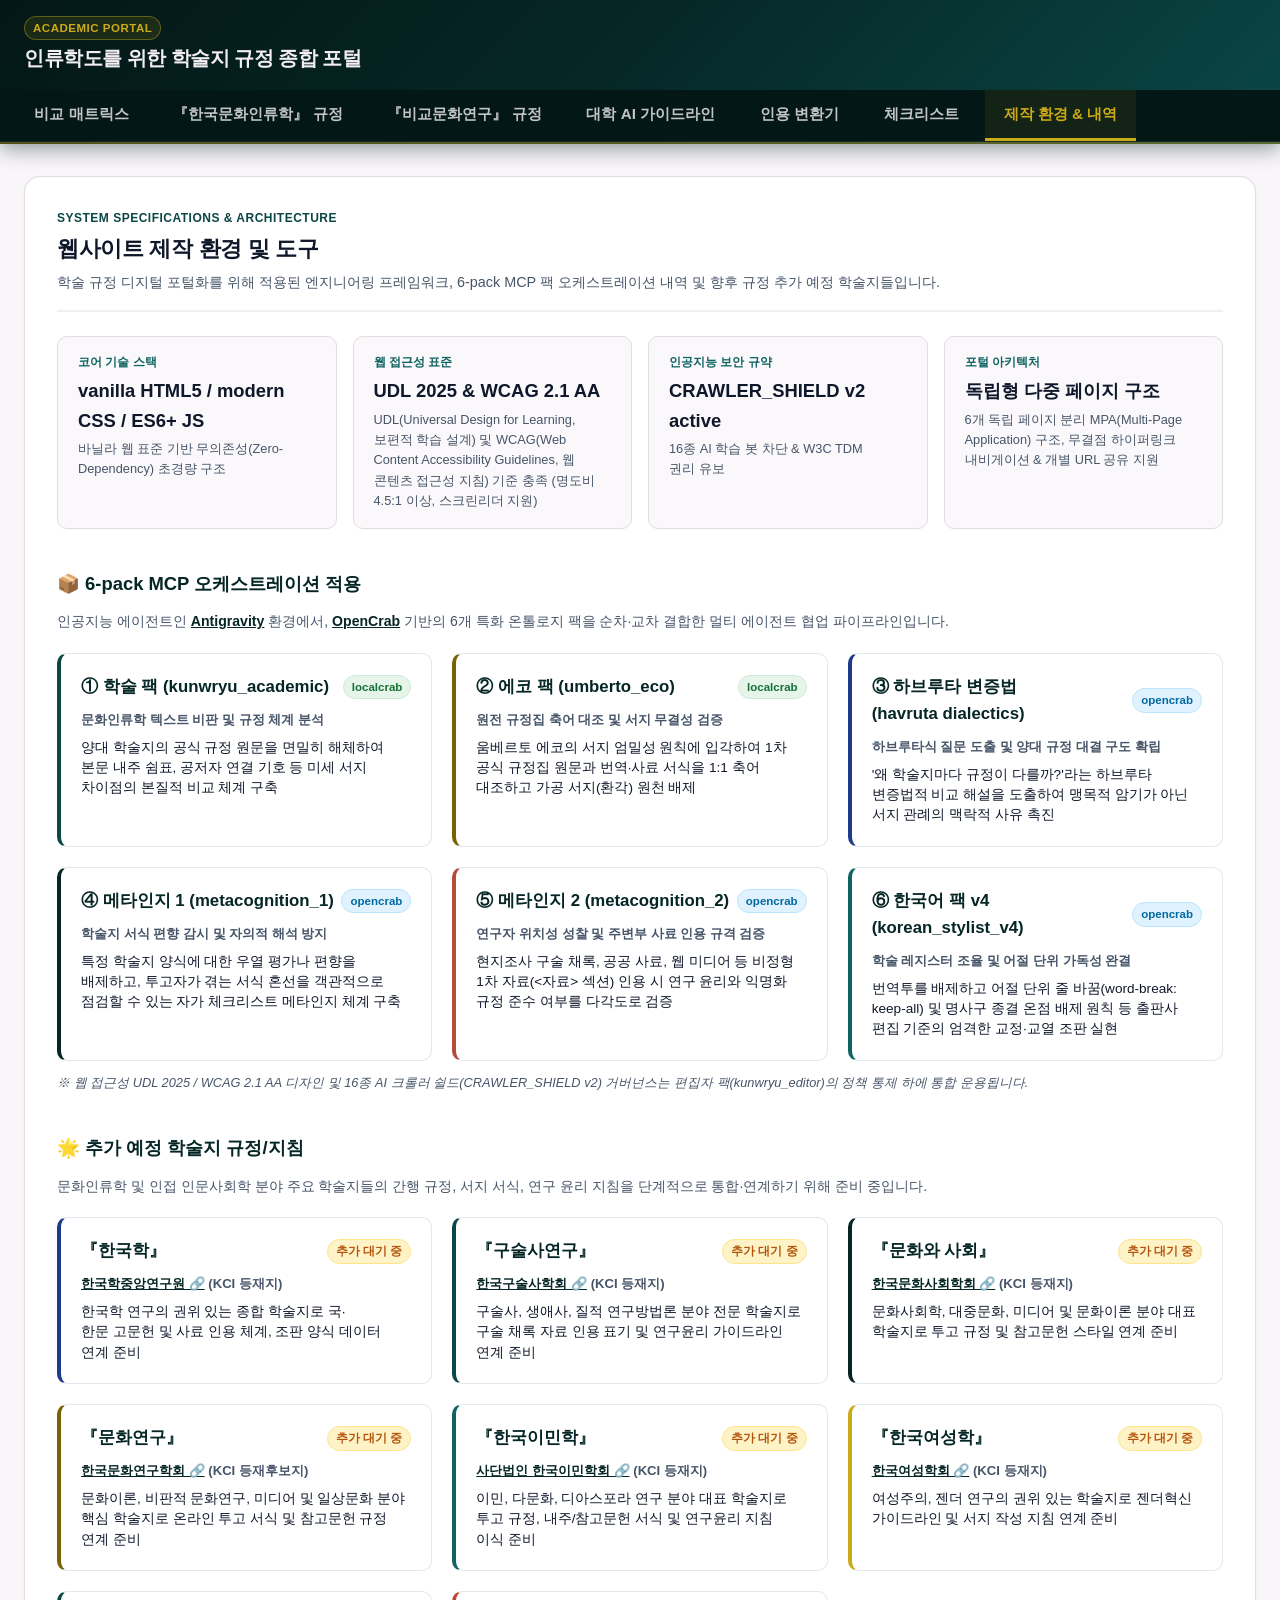
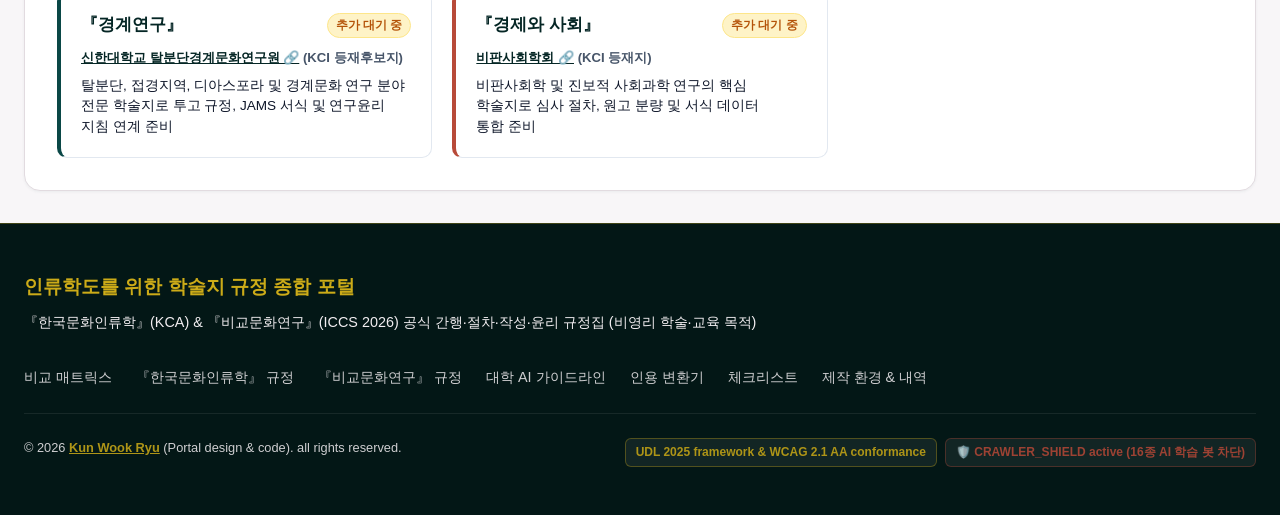
<file: specs.html>
<!DOCTYPE html>
<html lang="ko">
<head>
    <meta charset="UTF-8">
    <meta name="viewport" content="width=device-width, initial-scale=1.0">
    <title>웹사이트 제작 환경 및 도구 | 인류학도를 위한 학술지 규정 종합 포털</title>
    <meta name="description" content="제작 환경, 6-pack MCP 팩 오케스트레이션 및 『한국학』·『구술사연구』·『문화와사회』·『문화연구』·『한국이민학』·『한국여성학』·『경계연구』·『경제와사회』 추가 예정 학술지 규정 안내">
    <!-- ============================================================
         보안 원칙: CRAWLER_SHIELD v2 (16종 AI 학습 봇 차단 & TDM 권리 유보)
    ============================================================ -->
    <meta name="robots" content="index, follow" />
    <meta name="googlebot" content="index, follow" />
    <meta name="GPTBot" content="noindex, nofollow" />
    <meta name="OAI-SearchBot" content="noindex, nofollow" />
    <meta name="ChatGPT-User" content="noindex, nofollow" />
    <meta name="ClaudeBot" content="noindex, nofollow" />
    <meta name="anthropic-ai" content="noindex, nofollow" />
    <meta name="Claude-Web" content="noindex, nofollow" />
    <meta name="Google-Extended" content="noindex, nofollow" />
    <meta name="Googlebot-AI" content="noindex, nofollow" />
    <meta name="Applebot-Extended" content="noindex, nofollow" />
    <meta name="Amazonbot" content="noindex, nofollow" />
    <meta name="Bytespider" content="noindex, nofollow" />
    <meta name="CCBot" content="noindex, nofollow" />
    <meta name="meta-externalagent" content="noindex, nofollow" />
    <meta name="FacebookBot" content="noindex, nofollow" />
    <meta name="PerplexityBot" content="noindex, nofollow" />
    <meta name="Cohere-ai" content="noindex, nofollow" />
    <meta http-equiv="X-Robots-Tag" content="noimageai, noai" />
    <meta name="tdm-reservation" content="1" />
    <link rel="stylesheet" href="style.css?v=20261029_2">
</head>
<body>
    <a href="#main-content" class="skip-link">본문 바로가기 (skip to main content)</a>

    <!-- 최상단 헤더 -->
    <header class="site-header">
        <div class="header-container">
            <div class="brand-wrapper">
                <div class="brand-info">
                    <div class="brand-badge-row">
                        <span class="brand-badge">academic portal</span>
                    </div>
                    <h1 class="brand-title"><a href="index.html" style="color: inherit; text-decoration: none;">인류학도를 위한 학술지 규정 종합 포털</a></h1>
                </div>
            </div>
        </div>

        <!-- 메인 내비게이션 탭 (MPA 고유 파일 링크) -->
        <nav class="nav-tab-container" aria-label="포털 주요 기능 탭">
                        <div class="nav-tab-wrapper" role="tablist">
                <a href="index.html" class="tab-btn" role="tab" aria-selected="false">
                    <span>비교 매트릭스</span>
                </a>
                <a href="kca.html" class="tab-btn" role="tab" aria-selected="false">
                    <span>『한국문화인류학』 규정</span>
                </a>
                <a href="iccs.html" class="tab-btn" role="tab" aria-selected="false">
                    <span>『비교문화연구』 규정</span>
                </a>
                <a href="ai-guidelines.html" class="tab-btn" role="tab" aria-selected="false">
                    <span>대학 AI 가이드라인</span>
                </a>
                <a href="converter.html" class="tab-btn" role="tab" aria-selected="false">
                    <span>인용 변환기</span>
                </a>
                <a href="checklist.html" class="tab-btn" role="tab" aria-selected="false">
                    <span>체크리스트</span>
                </a>
                <a href="specs.html" class="tab-btn active" role="tab" aria-selected="true">
                    <span>제작 환경 &amp; 내역</span>
                </a>
            </div>
        </nav>
    </header>

    <!-- 메인 본문 영역 (100% 상시 가시성 보장) -->
    <main id="main-content" class="page-container" tabindex="-1">
        <section class="mpa-page-section">

            <article class="academic-card">
                <header class="academic-card-header">
                    <div class="card-title-group">
                        <span class="card-section-badge">system specifications &amp; architecture</span>
                        <h2 class="card-h2-title">웹사이트 제작 환경 및 도구</h2>
                        <p class="card-sub-rule">학술 규정 디지털 포털화를 위해 적용된 엔지니어링 프레임워크, 6-pack MCP 팩 오케스트레이션 내역 및 향후 규정 추가 예정 학술지들입니다.</p>
                    </div>
                </header>

                <!-- 1. 엔지니어링 아키텍처 개요 -->
                <div class="meta-summary-grid">
                    <div class="meta-summary-box">
                        <span class="meta-summary-label">코어 기술 스택</span>
                        <span class="meta-summary-value">vanilla HTML5 / modern CSS / ES6+ JS</span>
                        <span class="meta-summary-note">바닐라 웹 표준 기반 무의존성(Zero-Dependency) 초경량 구조</span>
                    </div>
                    <div class="meta-summary-box">
                        <span class="meta-summary-label">웹 접근성 표준</span>
                        <span class="meta-summary-value">UDL 2025 &amp; WCAG 2.1 AA</span>
                        <span class="meta-summary-note">UDL(Universal Design for Learning, 보편적 학습 설계) 및 WCAG(Web Content Accessibility Guidelines, 웹 콘텐츠 접근성 지침) 기준 충족 (명도비 4.5:1 이상, 스크린리더 지원)</span>
                    </div>
                    <div class="meta-summary-box">
                        <span class="meta-summary-label">인공지능 보안 규약</span>
                        <span class="meta-summary-value">CRAWLER_SHIELD v2 active</span>
                        <span class="meta-summary-note">16종 AI 학습 봇 차단 &amp; W3C TDM 권리 유보</span>
                    </div>
                    <div class="meta-summary-box">
                        <span class="meta-summary-label">포털 아키텍처</span>
                        <span class="meta-summary-value">독립형 다중 페이지 구조</span>
                        <span class="meta-summary-note">6개 독립 페이지 분리 MPA(Multi-Page Application) 구조, 무결점 하이퍼링크 내비게이션 &amp; 개별 URL 공유 지원</span>
                    </div>
                </div>

                <!-- 2. 6-pack MCP 오케스트레이션 적용 내역 -->
                <div style="margin-top: 2.5rem;">
                    <div style="display: flex; justify-content: space-between; align-items: baseline; flex-wrap: wrap; gap: 0.5rem; margin-bottom: 0.75rem;">
                        <h3 style="font-size: 1.15rem; font-weight: 800; color: var(--color-primary-dark); margin: 0;">📦 6-pack MCP 오케스트레이션 적용</h3>
                    </div>
                    <p style="font-size: 0.88rem; color: var(--color-text-muted-dark); line-height: 1.6; margin-bottom: 1rem;">
                        인공지능 에이전트인 <a href="https://antigravity.google/" target="_blank" rel="noopener noreferrer" class="text-link">Antigravity</a> 환경에서, <a href="https://opencrab.sh/" target="_blank" rel="noopener noreferrer" class="text-link">OpenCrab</a> 기반의 6개 특화 온톨로지 팩을 순차·교차 결합한 멀티 에이전트 협업 파이프라인입니다.
                    </p>
                    <div class="pipeline-grid">
                        <!-- 1. 학술꾸꾸 -->
                        <div class="pipeline-card" style="border-left: 4px solid var(--color-primary);">
                            <div class="pipeline-header">
                                <span class="pipeline-name">① 학술 팩 (kunwryu_academic)</span>
                                <span class="pipeline-status-badge" style="background: #e6f4ea; color: #137333; border-color: #ceead6;">localcrab</span>
                            </div>
                            <span class="pipeline-society">문화인류학 텍스트 비판 및 규정 체계 분석</span>
                            <p class="pipeline-desc">양대 학술지의 공식 규정 원문을 면밀히 해체하여 본문 내주 쉼표, 공저자 연결 기호 등 미세 서지 차이점의 본질적 비교 체계 구축</p>
                        </div>

                        <!-- 2. 에코 팩 -->
                        <div class="pipeline-card" style="border-left: 4px solid var(--color-secondary-dark);">
                            <div class="pipeline-header">
                                <span class="pipeline-name">② 에코 팩 (umberto_eco)</span>
                                <span class="pipeline-status-badge" style="background: #e6f4ea; color: #137333; border-color: #ceead6;">localcrab</span>
                            </div>
                            <span class="pipeline-society">원전 규정집 축어 대조 및 서지 무결성 검증</span>
                            <p class="pipeline-desc">움베르토 에코의 서지 엄밀성 원칙에 입각하여 1차 공식 규정집 원문과 번역·사료 서식을 1:1 축어 대조하고 가공 서지(환각) 원천 배제</p>
                        </div>

                        <!-- 3. 하브루타 변증법 -->
                        <div class="pipeline-card" style="border-left: 4px solid var(--color-comp-indigo);">
                            <div class="pipeline-header">
                                <span class="pipeline-name">③ 하브루타 변증법 (havruta dialectics)</span>
                                <span class="pipeline-status-badge" style="background: #e0f2fe; color: #0369a1; border-color: #bae6fd;">opencrab</span>
                            </div>
                            <span class="pipeline-society">하브루타식 질문 도출 및 양대 규정 대결 구도 확립</span>
                            <p class="pipeline-desc">'왜 학술지마다 규정이 다를까?'라는 하브루타 변증법적 비교 해설을 도출하여 맹목적 암기가 아닌 서지 관례의 맥락적 사유 촉진</p>
                        </div>

                        <!-- 4. 메타인지 1 -->
                        <div class="pipeline-card" style="border-left: 4px solid var(--color-primary-dark);">
                            <div class="pipeline-header">
                                <span class="pipeline-name">④ 메타인지 1 (metacognition_1)</span>
                                <span class="pipeline-status-badge" style="background: #e0f2fe; color: #0369a1; border-color: #bae6fd;">opencrab</span>
                            </div>
                            <span class="pipeline-society">학술지 서식 편향 감시 및 자의적 해석 방지</span>
                            <p class="pipeline-desc">특정 학술지 양식에 대한 우열 평가나 편향을 배제하고, 투고자가 겪는 서식 혼선을 객관적으로 점검할 수 있는 자가 체크리스트 메타인지 체계 구축</p>
                        </div>

                        <!-- 5. 메타인지 2 -->
                        <div class="pipeline-card" style="border-left: 4px solid var(--color-comp-coral);">
                            <div class="pipeline-header">
                                <span class="pipeline-name">⑤ 메타인지 2 (metacognition_2)</span>
                                <span class="pipeline-status-badge" style="background: #e0f2fe; color: #0369a1; border-color: #bae6fd;">opencrab</span>
                            </div>
                            <span class="pipeline-society">연구자 위치성 성찰 및 주변부 사료 인용 규격 검증</span>
                            <p class="pipeline-desc">현지조사 구술 채록, 공공 사료, 웹 미디어 등 비정형 1차 자료(&lt;자료&gt; 섹션) 인용 시 연구 윤리와 익명화 규정 준수 여부를 다각도로 검증</p>
                        </div>

                        <!-- 6. 한국어 팩 v4 -->
                        <div class="pipeline-card" style="border-left: 4px solid var(--color-primary-light);">
                            <div class="pipeline-header">
                                <span class="pipeline-name">⑥ 한국어 팩 v4 (korean_stylist_v4)</span>
                                <span class="pipeline-status-badge" style="background: #e0f2fe; color: #0369a1; border-color: #bae6fd;">opencrab</span>
                            </div>
                            <span class="pipeline-society">학술 레지스터 조율 및 어절 단위 가독성 완결</span>
                            <p class="pipeline-desc">번역투를 배제하고 어절 단위 줄 바꿈(word-break: keep-all) 및 명사구 종결 온점 배제 원칙 등 출판사 편집 기준의 엄격한 교정·교열 조판 실현</p>
                        </div>
                    </div>
                    <p style="font-size: 0.8rem; color: var(--color-text-muted-dark); margin-top: 0.75rem; font-style: italic;">
                        ※ 웹 접근성 UDL 2025 / WCAG 2.1 AA 디자인 및 16종 AI 크롤러 쉴드(CRAWLER_SHIELD v2) 거버넌스는 편집자 팩(kunwryu_editor)의 정책 통제 하에 통합 운용됩니다.
                    </p>
                </div>

                <!-- 3. 추가 예정 학술지 규정/지침 -->
                <div style="margin-top: 2.5rem;">
                    <h3 style="font-size: 1.15rem; font-weight: 800; color: var(--color-primary-dark); margin-bottom: 0.75rem;">🌟 추가 예정 학술지 규정/지침</h3>
                    <p style="font-size: 0.88rem; color: var(--color-text-muted-dark); line-height: 1.6; margin-bottom: 1rem;">
                        문화인류학 및 인접 인문사회학 분야 주요 학술지들의 간행 규정, 서지 서식, 연구 윤리 지침을 단계적으로 통합·연계하기 위해 준비 중입니다.
                    </p>
                    <div class="pipeline-grid">
                        <!-- 1. 한국학 -->
                        <div class="pipeline-card" style="border-left: 4px solid var(--color-comp-indigo);">
                            <div class="pipeline-header">
                                <span class="pipeline-name">『한국학』</span>
                                <span class="pipeline-status-badge" style="background:#fef3c7; color:#b45309; border-color:#fde68a;">추가 대기 중</span>
                            </div>
                            <span class="pipeline-society"><a href="https://www.aks.ac.kr/cop/bbs/selectBoardList.do?bbsId=BBSMSTR_000000000017&amp;useAt=Y&amp;listAll=1&amp;menuNo=2010121100&amp;lang=kor" target="_blank" rel="noopener noreferrer" class="text-link">한국학중앙연구원 🔗</a> (KCI 등재지)</span>
                            <p class="pipeline-desc">한국학 연구의 권위 있는 종합 학술지로 국·한문 고문헌 및 사료 인용 체계, 조판 양식 데이터 연계 준비</p>
                        </div>

                        <!-- 2. 구술사연구 -->
                        <div class="pipeline-card" style="border-left: 4px solid var(--color-primary);">
                            <div class="pipeline-header">
                                <span class="pipeline-name">『구술사연구』</span>
                                <span class="pipeline-status-badge" style="background:#fef3c7; color:#b45309; border-color:#fde68a;">추가 대기 중</span>
                            </div>
                            <span class="pipeline-society"><a href="http://www.koha2009.or.kr/" target="_blank" rel="noopener noreferrer" class="text-link">한국구술사학회 🔗</a> (KCI 등재지)</span>
                            <p class="pipeline-desc">구술사, 생애사, 질적 연구방법론 분야 전문 학술지로 구술 채록 자료 인용 표기 및 연구윤리 가이드라인 연계 준비</p>
                        </div>

                        <!-- 3. 문화와 사회 -->
                        <div class="pipeline-card" style="border-left: 4px solid var(--color-primary-dark);">
                            <div class="pipeline-header">
                                <span class="pipeline-name">『문화와 사회』</span>
                                <span class="pipeline-status-badge" style="background:#fef3c7; color:#b45309; border-color:#fde68a;">추가 대기 중</span>
                            </div>
                            <span class="pipeline-society"><a href="https://socul.or.kr/" target="_blank" rel="noopener noreferrer" class="text-link">한국문화사회학회 🔗</a> (KCI 등재지)</span>
                            <p class="pipeline-desc">문화사회학, 대중문화, 미디어 및 문화이론 분야 대표 학술지로 투고 규정 및 참고문헌 스타일 연계 준비</p>
                        </div>

                        <!-- 4. 문화연구 -->
                        <div class="pipeline-card" style="border-left: 4px solid var(--color-secondary-dark);">
                            <div class="pipeline-header">
                                <span class="pipeline-name">『문화연구』</span>
                                <span class="pipeline-status-badge" style="background:#fef3c7; color:#b45309; border-color:#fde68a;">추가 대기 중</span>
                            </div>
                            <span class="pipeline-society"><a href="https://culturalstudies.jams.or.kr/co/main/jmMain.kci" target="_blank" rel="noopener noreferrer" class="text-link">한국문화연구학회 🔗</a> (KCI 등재후보지)</span>
                            <p class="pipeline-desc">문화이론, 비판적 문화연구, 미디어 및 일상문화 분야 핵심 학술지로 온라인 투고 서식 및 참고문헌 규정 연계 준비</p>
                        </div>

                        <!-- 5. 한국이민학 -->
                        <div class="pipeline-card" style="border-left: 4px solid var(--color-primary-light);">
                            <div class="pipeline-header">
                                <span class="pipeline-name">『한국이민학』</span>
                                <span class="pipeline-status-badge" style="background:#fef3c7; color:#b45309; border-color:#fde68a;">추가 대기 중</span>
                            </div>
                            <span class="pipeline-society"><a href="https://kimanet.org/" target="_blank" rel="noopener noreferrer" class="text-link">사단법인 한국이민학회 🔗</a> (KCI 등재지)</span>
                            <p class="pipeline-desc">이민, 다문화, 디아스포라 연구 분야 대표 학술지로 투고 규정, 내주/참고문헌 서식 및 연구윤리 지침 이식 준비</p>
                        </div>

                        <!-- 6. 한국여성학 -->
                        <div class="pipeline-card" style="border-left: 4px solid var(--color-secondary);">
                            <div class="pipeline-header">
                                <span class="pipeline-name">『한국여성학』</span>
                                <span class="pipeline-status-badge" style="background:#fef3c7; color:#b45309; border-color:#fde68a;">추가 대기 중</span>
                            </div>
                            <span class="pipeline-society"><a href="https://kaws.or.kr/" target="_blank" rel="noopener noreferrer" class="text-link">한국여성학회 🔗</a> (KCI 등재지)</span>
                            <p class="pipeline-desc">여성주의, 젠더 연구의 권위 있는 학술지로 젠더혁신 가이드라인 및 서지 작성 지침 연계 준비</p>
                        </div>

                        <!-- 7. 경계연구 -->
                        <div class="pipeline-card" style="border-left: 4px solid var(--color-primary);">
                            <div class="pipeline-header">
                                <span class="pipeline-name">『경계연구』</span>
                                <span class="pipeline-status-badge" style="background:#fef3c7; color:#b45309; border-color:#fde68a;">추가 대기 중</span>
                            </div>
                            <span class="pipeline-society"><a href="https://itbs.shinhan.ac.kr/ko/" target="_blank" rel="noopener noreferrer" class="text-link">신한대학교 탈분단경계문화연구원 🔗</a> (KCI 등재후보지)</span>
                            <p class="pipeline-desc">탈분단, 접경지역, 디아스포라 및 경계문화 연구 분야 전문 학술지로 투고 규정, JAMS 서식 및 연구윤리 지침 연계 준비</p>
                        </div>

                        <!-- 8. 경제와 사회 -->
                        <div class="pipeline-card" style="border-left: 4px solid var(--color-comp-coral);">
                            <div class="pipeline-header">
                                <span class="pipeline-name">『경제와 사회』</span>
                                <span class="pipeline-status-badge" style="background:#fef3c7; color:#b45309; border-color:#fde68a;">추가 대기 중</span>
                            </div>
                            <span class="pipeline-society"><a href="https://criso.or.kr/" target="_blank" rel="noopener noreferrer" class="text-link">비판사회학회 🔗</a> (KCI 등재지)</span>
                            <p class="pipeline-desc">비판사회학 및 진보적 사회과학 연구의 핵심 학술지로 심사 절차, 원고 분량 및 서식 데이터 통합 준비</p>
                        </div>
                    </div>
                </div>
            </article>
        
        </section>
    </main>

    <!-- 플로팅 TOP 버튼 -->
    <button id="back-to-top" class="floating-top-btn" title="페이지 상단으로 이동" aria-label="페이지 상단으로 이동">↑</button>

    <!-- 푸터 -->
    <footer class="site-footer">
        <div class="footer-inner">
            <div class="footer-top">
                <div class="footer-brand">
                    <h3>인류학도를 위한 학술지 규정 종합 포털</h3>
                    <p>『한국문화인류학』(KCA) &amp; 『비교문화연구』(ICCS 2026) 공식 간행·절차·작성·윤리 규정집 (비영리 학술·교육 목적)</p>
                </div>
                                <div class="footer-links">
                    <a href="index.html">비교 매트릭스</a>
                    <a href="kca.html">『한국문화인류학』 규정</a>
                    <a href="iccs.html">『비교문화연구』 규정</a>
                    <a href="ai-guidelines.html">대학 AI 가이드라인</a>
                    <a href="converter.html">인용 변환기</a>
                    <a href="checklist.html">체크리스트</a>
                    <a href="specs.html">제작 환경 &amp; 내역</a>
                </div>
            </div>
            <div class="footer-bottom">
                <p>&copy; 2026 <a href="https://kunwryu.github.io/" target="_blank" rel="noopener noreferrer" class="footer-author-link">Kun Wook Ryu</a> (Portal design &amp; code). all rights reserved.</p>
                <div style="display: flex; gap: 0.5rem; flex-wrap: wrap;">
                    <span class="udl-conformance-badge">UDL 2025 framework &amp; WCAG 2.1 AA conformance</span>
                    <span class="udl-conformance-badge" style="border-color: rgba(184, 74, 57, 0.4); color: var(--color-comp-coral);">🛡️ CRAWLER_SHIELD active (16종 AI 학습 봇 차단)</span>
                </div>
            </div>
        </div>
    </footer>

    <!-- 자바스크립트 -->
    <script src="portal.js?v=20261028_1"></script>
</body>
</html>
</file>
<file: style.css>
/* ==========================================================================
   학술지 원고 작성 요령 통합 포털 스타일시트 (style.css)
   - 설계 및 감수: 편집자 꾸꾸팩 (kunwryu_editor, localcrab)
   - 지정 컬러 팔레트:
     • Primary:   #0A4746 (Deep Pine Teal / Forest Jade)
     • Secondary: #CCAB18 (Antique Ochre Gold)
     • Accent:    #F2EEF1 (Soft Pearl Mist)
     • Complementary: #B84A39 (Warm Terracotta / Coral) & #1E3A8A (Deep Royal Indigo)
   - 표준 출처: UDL 2025 Framework (CAST / LGfL) & WCAG 2.1 AA 고대비 원칙
   ========================================================================== */

/* --- 1. 디자인 토큰 & CSS 커스텀 속성 --- */
:root {
    /* [지정 팔레트] 메인 브랜드 컬러 */
    --color-primary: #0a4746;             /* Deep Pine Teal */
    --color-primary-dark: #052625;        /* Ultra Deep Pine */
    --color-primary-darker: #031716;      /* Deepest Shadow Teal */
    --color-primary-light: #0f6362;       /* Medium Pine */
    --color-primary-surface: #137775;     /* Highlight Pine */
    --color-primary-bg: rgba(10, 71, 70, 0.08);
    --color-primary-border: rgba(10, 71, 70, 0.25);

    --color-secondary: #ccab18;           /* Antique Ochre Gold */
    --color-secondary-hover: #b39512;
    --color-secondary-dark: #786304;      /* 고대비 텍스트용 다크 골드 (명도비 5.3:1) */
    --color-secondary-bg: rgba(204, 171, 24, 0.12);
    --color-secondary-border: rgba(204, 171, 24, 0.4);

    --color-accent: #f2eef1;              /* Soft Pearl Mist */
    --color-accent-light: #faf8fa;
    --color-accent-border: #e2dbe0;

    /* [보색 관계] Complementary Colours for High-Impact & UDL Signals */
    --color-comp-coral: #b84a39;          /* Primary의 보색: Warm Terracotta / Coral */
    --color-comp-coral-bg: #fff5f3;
    --color-comp-coral-border: #fecdd3;
    
    --color-comp-indigo: #1e3a8a;         /* Secondary의 보색: Deep Royal Indigo */
    --color-comp-indigo-bg: rgba(30, 58, 138, 0.08);

    /* 표면 및 배경 (WCAG AA 명도비 4.5:1 이상 보장) */
    --color-bg-page: #f8f6f8;             /* Accent 톤 연동 은은한 진주빛 배경 */
    --color-card-surface: #ffffff;
    --color-card-border: #e2e8f0;

    /* 텍스트 컬러 */
    --color-text-dark: #0f172a;           /* 진한 슬레이트 네이비 */
    --color-text-muted-dark: #475569;
    --color-text-light: #f2eef1;          /* Accent 컬러 적용 */
    --color-text-subtle: #cbd5e1;

    /* 타이포그래피 & 여백 */
    --font-primary: 'Pretendard', -apple-system, BlinkMacSystemFont, 'Segoe UI', Roboto, 'Noto Sans KR', sans-serif;
    --font-mono: 'JetBrains Mono', 'Fira Code', Consolas, 'Courier New', monospace;
    --line-height-academic: 1.6;
    --border-radius-sm: 6px;
    --border-radius-md: 10px;
    --border-radius-lg: 16px;
    --shadow-sm: 0 1px 3px rgba(10, 71, 70, 0.06);
    --shadow-md: 0 4px 14px rgba(10, 71, 70, 0.1);
    --shadow-lg: 0 10px 30px rgba(5, 38, 37, 0.2);
    --shadow-gold: 0 0 20px rgba(204, 171, 24, 0.25);

    /* 트랜지션 */
    --transition-fast: 0.15s ease;
    --transition-normal: 0.25s cubic-bezier(0.16, 1, 0.3, 1);
}

/* --- 2. 기본 리셋 및 글로벌 서식 --- */
*, *::before, *::after {
    box-sizing: border-box;
    margin: 0;
    padding: 0;
}

html {
    font-size: 16px;
    scroll-behavior: smooth;
    scroll-padding-top: 135px;
    -webkit-text-size-adjust: 100%;
}

body {
    font-family: var(--font-primary);
    background-color: var(--color-bg-page);
    color: var(--color-text-dark);
    line-height: var(--line-height-academic);
    min-height: 100vh;
    display: flex;
    flex-direction: column;
}

/* ==========================================================================
   하이퍼링크 기본 서식 및 방문(:visited) 후 색상 불변 유지 (WCAG AA 보장)
   ========================================================================== */
a,
a:link,
a:visited,
a:active {
    color: inherit;
    text-decoration: none;
    transition: var(--transition-fast);
}

a:hover {
    color: var(--color-primary);
}

/* 공식 출처 배너 링크 */
a.source-link,
a.source-link:link,
a.source-link:visited,
a.source-link:active {
    color: var(--color-primary-dark) !important;
    text-decoration: underline !important;
    font-weight: 600;
}

a.source-link:hover {
    color: var(--color-secondary-dark) !important;
}

/* 본문/카드/테이블/리스트 내 일반 텍스트 링크 및 외부 URL 링크 (방문 후 색상 변경 완전 차단) */
.text-link,
.text-link:link,
.text-link:visited,
.text-link:active,
.academic-card a:not(.btn):not(.sub-nav-btn):not(.sidebar-link):not(.copy-btn),
.academic-card a:not(.btn):not(.sub-nav-btn):not(.sidebar-link):not(.copy-btn):visited,
.academic-card a:not(.btn):not(.sub-nav-btn):not(.sidebar-link):not(.copy-btn):link,
.rule-box a,
.rule-box a:visited,
.rule-box a:link,
.bullet-list a,
.bullet-list a:visited,
.bullet-list a:link,
.data-table a,
.data-table a:visited,
.data-table a:link,
.callout-box a,
.callout-box a:visited,
.callout-box a:link {
    color: var(--color-primary-dark) !important;
    text-decoration: underline !important;
    font-weight: 600;
}

.text-link:hover,
.academic-card a:not(.btn):not(.sub-nav-btn):not(.sidebar-link):not(.copy-btn):hover,
.rule-box a:hover,
.bullet-list a:hover,
.data-table a:hover,
.callout-box a:hover {
    color: var(--color-secondary-dark) !important;
    text-decoration: underline !important;
}

/* 사이드바 및 서브 내비, 푸터 링크 방문 후 색상 유지 */
.sidebar-link,
.sidebar-link:link,
.sidebar-link:visited,
.sub-nav-btn,
.sub-nav-btn:link,
.sub-nav-btn:visited,
.footer-links a,
.footer-links a:link,
.footer-links a:visited {
    color: inherit;
}

/* --- 3. UDL & 웹 접근성 (WCAG 2.1 AA) 전용 스타일 --- */

/* 본문 건너뛰기 링크 (Skip to Content Link) */
.skip-link {
    position: absolute;
    top: -120px;
    left: 20px;
    background: var(--color-secondary);
    color: var(--color-primary-darker);
    padding: 12px 24px;
    font-weight: 800;
    font-size: 1rem;
    border-radius: 0 0 var(--border-radius-md) var(--border-radius-md);
    z-index: 10000;
    text-decoration: none;
    box-shadow: var(--shadow-lg);
    transition: top 0.2s cubic-bezier(0.16, 1, 0.3, 1);
}
.skip-link:focus {
    top: 0;
    outline: 3px solid var(--color-primary);
    outline-offset: 2px;
}

/* 고대비 키보드 포커스 링 (:focus-visible) */
*:focus-visible {
    outline: 3px solid var(--color-secondary) !important;
    outline-offset: 3px !important;
}

/* 모바일 최소 터치 타깃 (WCAG 44×44px 준수) */
button, 
.tab-btn, 
.nav-link, 
.action-btn, 
.chip-btn,
.form-select,
.form-input {
    min-height: 44px;
    min-width: 44px;
    cursor: pointer;
}

/* 전정신경계 장애 및 모션 민감군을 위한 감속 모션 지원 */
@media (prefers-reduced-motion: reduce) {
    *, *::before, *::after {
        animation-duration: 0.01ms !important;
        animation-iteration-count: 1 !important;
        transition-duration: 0.01ms !important;
        scroll-behavior: auto !important;
    }
}

/* --- 4. 헤더 및 네비게이션 (Deep Pine & Antique Gold) --- */
.site-header {
    background: linear-gradient(135deg, var(--color-primary-darker) 0%, var(--color-primary-dark) 45%, var(--color-primary) 100%);
    color: var(--color-accent);
    border-bottom: 2px solid var(--color-secondary-border);
    position: sticky;
    top: 0;
    z-index: 1000;
    box-shadow: 0 4px 20px rgba(3, 23, 22, 0.45);
    backdrop-filter: blur(12px);
}

.header-container {
    max-width: 1380px;
    margin: 0 auto;
    padding: 1rem 1.5rem;
    display: flex;
    justify-content: space-between;
    align-items: center;
    gap: 1rem;
}

.brand-wrapper {
    display: flex;
    align-items: center;
    gap: 1rem;
}

.brand-icon-box {
    width: 48px;
    height: 48px;
    background: linear-gradient(135deg, var(--color-secondary), var(--color-primary-light));
    border-radius: var(--border-radius-md);
    display: flex;
    align-items: center;
    justify-content: center;
    font-size: 1.5rem;
    box-shadow: 0 2px 10px rgba(204, 171, 24, 0.35);
    color: var(--color-primary-darker);
}

.brand-info {
    display: flex;
    flex-direction: column;
}

.brand-badge-row {
    display: flex;
    align-items: center;
    gap: 0.5rem;
    margin-bottom: 2px;
}

.brand-badge {
    background: var(--color-secondary-bg);
    color: var(--color-secondary);
    border: 1px solid var(--color-secondary-border);
    font-size: 0.72rem;
    font-weight: 700;
    padding: 2px 8px;
    border-radius: 999px;
    letter-spacing: 0.5px;
    text-transform: uppercase;
}

.brand-version {
    color: var(--color-accent);
    opacity: 0.85;
    font-size: 0.75rem;
}

.brand-title {
    font-size: 1.25rem;
    font-weight: 800;
    letter-spacing: -0.5px;
    color: var(--color-accent);
}

/* MCP 오케스트레이션 상태 뱃지 띠 */
.header-mcp-status {
    display: flex;
    align-items: center;
    gap: 0.5rem;
    background: rgba(242, 238, 241, 0.08);
    padding: 6px 14px;
    border-radius: var(--border-radius-md);
    border: 1px solid rgba(204, 171, 24, 0.3);
    font-size: 0.82rem;
    color: var(--color-accent);
}

.mcp-pulse-dot {
    width: 8px;
    height: 8px;
    background-color: var(--color-secondary);
    border-radius: 50%;
    box-shadow: 0 0 8px var(--color-secondary);
    animation: pulse 2s infinite;
}

@keyframes pulse {
    0% { transform: scale(0.95); box-shadow: 0 0 0 0 rgba(204, 171, 24, 0.7); }
    70% { transform: scale(1); box-shadow: 0 0 0 8px rgba(204, 171, 24, 0); }
    100% { transform: scale(0.95); box-shadow: 0 0 0 0 rgba(204, 171, 24, 0); }
}

/* 메인 탭 내비게이션 바 */
.nav-tab-container {
    background: var(--color-primary-darker);
    border-bottom: 1px solid rgba(255, 255, 255, 0.08);
}

.nav-tab-wrapper {
    max-width: 1380px;
    margin: 0 auto;
    padding: 0 1.5rem;
    display: flex;
    overflow-x: auto;
    gap: 0.5rem;
    scrollbar-width: thin;
}

.tab-btn {
    background: none;
    border: none;
    color: var(--color-accent);
    opacity: 0.8;
    padding: 0.85rem 1.25rem;
    font-size: 0.95rem;
    font-weight: 600;
    display: flex;
    align-items: center;
    gap: 0.5rem;
    border-bottom: 3px solid transparent;
    transition: var(--transition-fast);
    white-space: nowrap;
}

.tab-btn:hover {
    opacity: 1;
    color: #ffffff;
    background: rgba(255, 255, 255, 0.05);
}

.tab-btn.active {
    opacity: 1;
    color: var(--color-secondary);
    border-bottom-color: var(--color-secondary);
    background: rgba(204, 171, 24, 0.08);
    font-weight: 700;
}

.tab-btn .tab-badge {
    background: rgba(255, 255, 255, 0.12);
    color: var(--color-accent);
    font-size: 0.7rem;
    padding: 2px 7px;
    border-radius: 999px;
    font-weight: 700;
}

.tab-btn.active .tab-badge {
    background: var(--color-secondary);
    color: var(--color-primary-darker);
}

/* --- 5. 히어로 & 배너 그리드 (UDL 다중 표상 요약) --- */
.hero-section {
    background: linear-gradient(180deg, var(--color-primary-dark) 0%, var(--color-primary) 100%);
    color: var(--color-accent);
    padding: 2.25rem 1.75rem;
    border-radius: var(--border-radius-lg);
    margin-bottom: 2rem;
    box-shadow: var(--shadow-md);
    border: 1px solid var(--color-secondary-border);
}

.hero-inner {
    max-width: 1380px;
    margin: 0 auto;
}

.hero-header-row {
    display: flex;
    flex-wrap: wrap;
    justify-content: space-between;
    align-items: flex-start;
    gap: 1.5rem;
    margin-bottom: 2rem;
}

.hero-main-desc h2 {
    font-size: 1.85rem;
    font-weight: 800;
    line-height: 1.35;
    margin-bottom: 0.5rem;
    background: linear-gradient(120deg, #ffffff 40%, var(--color-secondary) 100%);
    -webkit-background-clip: text;
    -webkit-text-fill-color: transparent;
}

.hero-main-desc p {
    color: var(--color-accent);
    opacity: 0.9;
    font-size: 1.02rem;
    max-width: 800px;
}

.hero-sources-pill {
    background: rgba(5, 38, 37, 0.65);
    border: 1px solid var(--color-secondary-border);
    padding: 10px 16px;
    border-radius: var(--border-radius-md);
    display: flex;
    flex-direction: column;
    gap: 4px;
    backdrop-filter: blur(8px);
}

.hero-sources-title {
    font-size: 0.75rem;
    font-weight: 700;
    color: var(--color-secondary);
    text-transform: uppercase;
}

.hero-sources-list {
    font-size: 0.85rem;
    color: var(--color-accent);
}

/* 4구 배너 카드 그리드 (UDL 핵심 안내) */
.banner-grid {
    display: grid;
    grid-template-columns: repeat(auto-fit, minmax(280px, 1fr));
    gap: 1.25rem;
}

.banner-card {
    background: rgba(5, 38, 37, 0.75);
    border: 1px solid rgba(204, 171, 24, 0.2);
    border-radius: var(--border-radius-lg);
    padding: 1.25rem 1.5rem;
    display: flex;
    gap: 1rem;
    align-items: flex-start;
    transition: var(--transition-normal);
    box-shadow: var(--shadow-sm);
    backdrop-filter: blur(8px);
}

.banner-card:hover {
    transform: translateY(-3px);
    box-shadow: var(--shadow-md);
    border-color: var(--color-secondary);
}

.banner-card-icon {
    font-size: 1.8rem;
    background: rgba(242, 238, 241, 0.1);
    width: 48px;
    height: 48px;
    border-radius: var(--border-radius-md);
    display: flex;
    align-items: center;
    justify-content: center;
    flex-shrink: 0;
}

.banner-card-body {
    display: flex;
    flex-direction: column;
    gap: 4px;
}

.banner-card-tag {
    font-size: 0.75rem;
    font-weight: 700;
    color: var(--color-secondary);
}

.banner-card-title {
    font-size: 1.05rem;
    font-weight: 700;
    color: var(--color-accent);
}

.banner-card-desc {
    font-size: 0.85rem;
    color: var(--color-accent);
    opacity: 0.85;
}

/* --- 6. 메인 레이아웃 및 본문 컨테이너 --- */
.page-container {
    max-width: 1380px;
    margin: 2rem auto;
    padding: 0 1.5rem;
    width: 100%;
    flex: 1;
}

/* 탭 패널 컨테이너 */
.tab-content-panel {
    display: none;
    animation: fadeIn 0.25s ease;
}

.tab-content-panel.active {
    display: block;
}

@keyframes fadeIn {
    from { opacity: 0; transform: translateY(6px); }
    to { opacity: 1; transform: translateY(0); }
}

/* 사이드바 & 본문 2컬럼 레이아웃 */
.content-layout {
    display: grid;
    grid-template-columns: 280px minmax(0, 1fr);
    gap: 2rem;
    align-items: flex-start;
}

/* 스티키 사이드바 퀵점프 */
.sidebar-sticky {
    position: sticky;
    top: 90px;
    background: var(--color-card-surface);
    border: 1px solid var(--color-accent-border);
    border-radius: var(--border-radius-lg);
    padding: 1.25rem;
    box-shadow: var(--shadow-sm);
    max-height: calc(100vh - 110px);
    overflow-y: auto;
}

.sidebar-heading {
    font-size: 0.85rem;
    font-weight: 800;
    color: var(--color-primary);
    text-transform: uppercase;
    letter-spacing: 0.5px;
    margin-bottom: 0.75rem;
    display: flex;
    align-items: center;
    gap: 0.5rem;
}

.sidebar-nav-list {
    list-style: none;
    display: flex;
    flex-direction: column;
    gap: 4px;
}

.sidebar-link {
    display: block;
    padding: 8px 12px;
    font-size: 0.88rem;
    font-weight: 600;
    color: var(--color-text-muted-dark);
    text-decoration: none;
    border-radius: var(--border-radius-sm);
    border-left: 3px solid transparent;
    transition: var(--transition-fast);
}

.sidebar-link:hover {
    color: var(--color-primary);
    background: var(--color-accent-light);
    border-left-color: var(--color-primary-light);
}

.sidebar-link.active {
    color: var(--color-primary-dark);
    background: var(--color-primary-bg);
    border-left-color: var(--color-primary);
    font-weight: 700;
}

/* 메인 본문 섹션 아티클 */
.main-flow {
    display: flex;
    flex-direction: column;
    gap: 2rem;
    min-width: 0;
    width: 100%;
}

/* 학술 카드 아티클 */
.academic-card {
    background: var(--color-card-surface);
    border: 1px solid var(--color-accent-border);
    border-radius: var(--border-radius-lg);
    padding: 2rem;
    box-shadow: var(--shadow-sm);
    transition: var(--transition-normal);
    min-width: 0;
}

.academic-card:hover {
    box-shadow: var(--shadow-md);
    border-color: #cbd5e1;
}

.academic-card-header {
    border-bottom: 2px solid var(--color-accent);
    padding-bottom: 1rem;
    margin-bottom: 1.5rem;
    display: flex;
    justify-content: space-between;
    align-items: flex-start;
    flex-wrap: wrap;
    gap: 1rem;
}

.card-title-group {
    display: flex;
    flex-direction: column;
    gap: 4px;
}

.card-section-badge {
    font-size: 0.75rem;
    font-weight: 700;
    color: var(--color-primary);
    text-transform: uppercase;
    letter-spacing: 0.5px;
}

.card-h2-title {
    font-size: 1.35rem;
    font-weight: 800;
    color: var(--color-text-dark);
    letter-spacing: -0.3px;
}

.card-sub-rule {
    font-size: 0.9rem;
    color: var(--color-text-muted-dark);
}

/* 규칙 박스 (Rule Box) */
.rule-box {
    background: var(--color-accent-light);
    border: 1px solid var(--color-accent-border);
    border-left: 4px solid var(--color-primary);
    border-radius: var(--border-radius-md);
    padding: 1.25rem 1.5rem;
    margin: 1.25rem 0;
}

.rule-box.gold {
    background: #fdfcee;
    border-color: #fef08a;
    border-left-color: var(--color-secondary);
}

.rule-box.teal {
    background: #f0f7f7;
    border-color: #c7dedd;
    border-left-color: var(--color-primary);
}

.rule-box strong {
    color: var(--color-text-dark);
}

/* 불릿 리스트 */
.bullet-list {
    margin-left: 1.25rem;
    margin-top: 0.5rem;
    display: flex;
    flex-direction: column;
    gap: 0.5rem;
    font-size: 0.95rem;
}

.bullet-list li {
    padding-left: 0.25rem;
}

/* 콜아웃 경고 박스 (보색 코랄 적용) */
.callout-box {
    border-radius: var(--border-radius-md);
    padding: 1.25rem 1.5rem;
    margin: 1.25rem 0;
    display: flex;
    gap: 1rem;
    align-items: flex-start;
}

.callout-box.warning {
    background: var(--color-comp-coral-bg);
    border: 1px solid var(--color-comp-coral-border);
    border-left: 5px solid var(--color-comp-coral);
}

.callout-icon {
    font-size: 1.5rem;
    flex-shrink: 0;
}

.callout-body {
    display: flex;
    flex-direction: column;
    gap: 4px;
    font-size: 0.92rem;
}

.callout-title {
    font-weight: 800;
    color: var(--color-comp-coral);
}

/* 코드 예시 블록 & 복사 버튼 */
.example-box {
    background: var(--color-primary-darker);
    color: var(--color-accent);
    border-radius: var(--border-radius-md);
    margin: 1rem 0;
    overflow: hidden;
    border: 1px solid rgba(204, 171, 24, 0.3);
    position: relative;
}

.example-box-header {
    background: var(--color-primary-dark);
    padding: 8px 16px;
    display: flex;
    justify-content: space-between;
    align-items: center;
    font-size: 0.78rem;
    color: var(--color-accent);
    opacity: 0.9;
    border-bottom: 1px solid rgba(255, 255, 255, 0.08);
}

.example-label {
    font-weight: 700;
    color: var(--color-secondary);
}

.copy-btn {
    background: rgba(242, 238, 241, 0.12);
    color: var(--color-accent);
    border: 1px solid rgba(204, 171, 24, 0.4);
    border-radius: var(--border-radius-sm);
    padding: 4px 10px;
    font-size: 0.75rem;
    font-weight: 600;
    transition: var(--transition-fast);
}

.copy-btn:hover {
    background: var(--color-secondary);
    color: var(--color-primary-darker);
}

.example-box pre {
    padding: 1.25rem 1.5rem;
    font-family: var(--font-mono);
    font-size: 0.9rem;
    line-height: 1.6;
    overflow-x: auto;
    white-space: pre-wrap;
    word-break: break-all;
    color: var(--color-accent);
}

/* 데이터 테이블 (명확한 가독성) */
.table-container {
    overflow-x: auto;
    -webkit-overflow-scrolling: touch;
    margin: 1.25rem 0;
    border-radius: var(--border-radius-md);
    border: 1px solid var(--color-accent-border);
    max-width: 100%;
}

.data-table {
    width: 100%;
    border-collapse: collapse;
    font-size: 0.92rem;
    text-align: left;
}

.data-table thead {
    background: var(--color-accent);
    border-bottom: 2px solid var(--color-accent-border);
}

.data-table th {
    padding: 12px 16px;
    font-weight: 700;
    color: var(--color-primary-dark);
}

.data-table td {
    padding: 12px 16px;
    border-bottom: 1px solid var(--color-accent-border);
    vertical-align: top;
    color: var(--color-text-dark);
}

.data-table tr:last-child td {
    border-bottom: none;
}

.data-table tr:hover td {
    background: var(--color-accent-light);
}

/* 인라인 코드 뱃지 */
code {
    background: var(--color-accent);
    color: var(--color-primary-dark);
    font-family: var(--font-mono);
    font-size: 0.88em;
    padding: 2px 6px;
    border-radius: 4px;
    font-weight: 600;
    border: 1px solid var(--color-accent-border);
}

/* --- 7. UDL 기반 스플릿 뷰어 & 1:1 비교 매트릭스 전용 스타일 --- */
.split-view-grid {
    display: grid;
    grid-template-columns: 1fr 1fr;
    gap: 1.5rem;
    margin: 1.5rem 0;
}

.split-card {
    background: var(--color-card-surface);
    border: 2px solid var(--color-accent-border);
    border-radius: var(--border-radius-lg);
    padding: 1.5rem;
    box-shadow: var(--shadow-sm);
    display: flex;
    flex-direction: column;
    gap: 1rem;
}

.split-card.kca-theme {
    border-top: 5px solid var(--color-secondary);
}

.split-card.iccs-theme {
    border-top: 5px solid var(--color-primary);
}

.split-card-header {
    display: flex;
    justify-content: space-between;
    align-items: center;
    border-bottom: 1px solid var(--color-accent);
    padding-bottom: 0.75rem;
}

.journal-name-badge {
    font-size: 1.1rem;
    font-weight: 800;
}

.kca-theme .journal-name-badge { color: var(--color-secondary-dark); }
.iccs-theme .journal-name-badge { color: var(--color-primary); }

.journal-org {
    font-size: 0.8rem;
    color: var(--color-text-muted-dark);
    font-weight: 600;
}

/* 하브루타 아코디언 질의응답 (하브루타 팩 연계) */
.havruta-accordion {
    margin-top: 1.5rem;
    border: 1px solid var(--color-accent-border);
    border-radius: var(--border-radius-md);
    overflow: hidden;
}

.havruta-item {
    border-bottom: 1px solid var(--color-accent-border);
}

.havruta-item:last-child {
    border-bottom: none;
}

.havruta-trigger {
    width: 100%;
    text-align: left;
    background: var(--color-accent-light);
    border: none;
    padding: 1rem 1.25rem;
    font-size: 0.95rem;
    font-weight: 700;
    color: var(--color-text-dark);
    display: flex;
    justify-content: space-between;
    align-items: center;
    transition: var(--transition-fast);
}

.havruta-trigger:hover {
    background: var(--color-accent);
    color: var(--color-primary);
}

.havruta-trigger[aria-expanded="true"] {
    background: var(--color-primary-bg);
    color: var(--color-primary-dark);
}

.havruta-icon {
    font-size: 1.1rem;
    transition: transform 0.2s ease;
}

.havruta-trigger[aria-expanded="true"] .havruta-icon {
    transform: rotate(180deg);
}

.havruta-content {
    display: none;
    padding: 1.25rem;
    background: var(--color-card-surface);
    font-size: 0.92rem;
    line-height: 1.65;
    color: var(--color-text-dark);
}

.havruta-content.open {
    display: block;
}

/* --- 8. 서지 인용 자동 변환기 (action & expression UDL) --- */
/* 서지 인용 자동 변환기 - 외곽 academic-card 내 플랫화 (Option A) */
.converter-container {
    background: transparent;
    border: none;
    border-radius: 0;
    padding: 1rem 0 0 0;
    box-shadow: none;
    margin: 1rem 0 0 0;
}

.converter-controls {
    display: grid;
    grid-template-columns: repeat(auto-fit, minmax(200px, 1fr));
    gap: 1rem;
    margin-bottom: 1.5rem;
}

.form-group {
    display: flex;
    flex-direction: column;
    gap: 6px;
}

.form-group label {
    font-size: 0.85rem;
    font-weight: 700;
    color: var(--color-primary-dark);
}

.form-select, .form-input {
    padding: 10px 14px;
    border: 1px solid var(--color-accent-border);
    border-radius: var(--border-radius-sm);
    font-size: 0.95rem;
    font-family: inherit;
    background: #ffffff;
    color: var(--color-text-dark);
    transition: var(--transition-fast);
}

.form-select:focus, .form-input:focus {
    border-color: var(--color-primary);
    outline: none;
    box-shadow: 0 0 0 3px var(--color-primary-bg);
}

.converter-result-grid {
    display: grid;
    grid-template-columns: 1fr 1fr;
    gap: 1.5rem;
    margin-top: 1.5rem;
}

.converter-box {
    background: var(--color-accent-light);
    border: 2px solid var(--color-accent-border);
    border-radius: var(--border-radius-md);
    padding: 1.25rem;
    display: flex;
    flex-direction: column;
    gap: 0.75rem;
}

.converter-box-title {
    font-weight: 800;
    font-size: 0.95rem;
    display: flex;
    align-items: center;
    justify-content: space-between;
}

.converter-output {
    background: #ffffff;
    border: 1px solid var(--color-accent-border);
    border-radius: var(--border-radius-sm);
    padding: 1rem;
    font-family: var(--font-mono);
    font-size: 0.9rem;
    min-height: 80px;
    white-space: pre-wrap;
    word-break: break-all;
    color: var(--color-text-dark);
}

/* --- 9. 메타인지 10대 투고 전 체크리스트 (engagement UDL) --- */
/* 메타인지 10대 투고 전 체크리스트 - 외곽 academic-card 내 플랫화 */
.checklist-container {
    background: transparent;
    border: none;
    border-radius: 0;
    padding: 1rem 0 0 0;
    box-shadow: none;
    margin: 1rem 0 0 0;
}

.checklist-progress-bar-wrapper {
    margin: 1.25rem 0 2rem 0;
}

.progress-header {
    display: flex;
    justify-content: space-between;
    font-size: 0.85rem;
    font-weight: 700;
    margin-bottom: 6px;
    color: var(--color-primary-dark);
}

.progress-track {
    background: var(--color-accent);
    border-radius: 999px;
    height: 12px;
    overflow: hidden;
}

.progress-fill {
    background: linear-gradient(90deg, var(--color-secondary), var(--color-primary));
    height: 100%;
    width: 0%;
    transition: width 0.3s ease;
}

.checklist-items {
    display: flex;
    flex-direction: column;
    gap: 1rem;
}

.checklist-item {
    background: var(--color-accent-light);
    border: 1px solid var(--color-accent-border);
    border-radius: var(--border-radius-md);
    padding: 1rem 1.25rem;
    display: flex;
    gap: 1rem;
    align-items: flex-start;
    transition: var(--transition-fast);
}

.checklist-item:hover {
    background: #fdfafd;
    border-color: #cbd5e1;
}

.checklist-item.checked {
    background: #f0f7f7;
    border-color: #c7dedd;
}

.checklist-checkbox {
    width: 22px;
    height: 22px;
    margin-top: 2px;
    accent-color: var(--color-primary);
    cursor: pointer;
}

.checklist-label {
    display: flex;
    flex-direction: column;
    gap: 4px;
    cursor: pointer;
    flex: 1;
}

.checklist-item-title {
    font-weight: 700;
    font-size: 0.95rem;
    color: var(--color-text-dark);
}

.checklist-item.checked .checklist-item-title {
    color: var(--color-primary);
    text-decoration: line-through;
}

.checklist-item-desc {
    font-size: 0.85rem;
    color: var(--color-text-muted-dark);
}

.checklist-feedback-chip {
    font-size: 0.75rem;
    font-weight: 700;
    padding: 2px 8px;
    border-radius: 4px;
    width: fit-content;
}

/* --- 10. 플로팅 TOP 버튼 및 푸터 --- */
.floating-top-btn {
    position: fixed;
    bottom: 30px;
    right: 30px;
    background: var(--color-primary-darker);
    color: var(--color-accent);
    border: 2px solid var(--color-secondary);
    border-radius: 50%;
    width: 48px;
    height: 48px;
    display: flex;
    align-items: center;
    justify-content: center;
    font-size: 1.1rem;
    box-shadow: var(--shadow-lg);
    cursor: pointer;
    opacity: 0;
    visibility: hidden;
    transition: var(--transition-normal);
    z-index: 999;
}

.floating-top-btn.visible {
    opacity: 1;
    visibility: visible;
}

.floating-top-btn:hover {
    background: var(--color-secondary);
    color: var(--color-primary-darker);
    transform: translateY(-4px);
}

.site-footer {
    background: var(--color-primary-darker);
    color: var(--color-accent);
    border-top: 1px solid rgba(204, 171, 24, 0.3);
    padding: 3rem 1.5rem;
    margin-top: auto;
    font-size: 0.9rem;
}

.footer-inner {
    max-width: 1380px;
    margin: 0 auto;
    display: flex;
    flex-direction: column;
    gap: 1.5rem;
}

.footer-top {
    display: flex;
    justify-content: space-between;
    align-items: flex-start;
    flex-wrap: wrap;
    gap: 2rem;
    border-bottom: 1px solid rgba(255, 255, 255, 0.08);
    padding-bottom: 1.5rem;
}

.footer-brand h3 {
    font-size: 1.2rem;
    color: var(--color-secondary);
    margin-bottom: 0.5rem;
}

.footer-links {
    display: flex;
    gap: 1.5rem;
    flex-wrap: wrap;
}

.footer-links a {
    color: var(--color-accent);
    opacity: 0.85;
    text-decoration: none;
    transition: var(--transition-fast);
}

.footer-links a:hover {
    color: var(--color-secondary);
    opacity: 1;
}

.footer-bottom {
    display: flex;
    justify-content: space-between;
    flex-wrap: wrap;
    gap: 1rem;
    font-size: 0.8rem;
    color: var(--color-accent);
    opacity: 0.85;
}

.footer-author-link,
.footer-author-link:link,
.footer-author-link:visited,
.footer-author-link:active {
    color: var(--color-secondary) !important;
    text-decoration: underline !important;
    font-weight: 700;
    transition: var(--transition-fast);
}

.footer-author-link:hover {
    color: #ffffff !important;
    text-shadow: 0 0 8px rgba(204, 171, 24, 0.4);
}

.csl-banner-text {
    flex: 1 1 240px;
    min-width: 0;
}

.udl-conformance-badge {
    background: rgba(242, 238, 241, 0.08);
    border: 1px solid var(--color-secondary-border);
    color: var(--color-secondary);
    padding: 4px 10px;
    border-radius: var(--border-radius-sm);
    font-size: 0.75rem;
    font-weight: 700;
}

/* --- 11. 미디어 쿼리 반응형 최적화 --- */
@media (max-width: 1024px) {
    .content-layout {
        grid-template-columns: minmax(0, 1fr);
    }
    .sidebar-sticky {
        display: none;
    }
    .split-view-grid {
        grid-template-columns: 1fr;
    }
    .converter-result-grid {
        grid-template-columns: 1fr;
    }
}

@media (max-width: 640px) {
    .header-container {
        flex-direction: column;
        align-items: flex-start;
    }
    .hero-main-desc h2 {
        font-size: 1.45rem;
    }
    .academic-card {
        padding: 1.25rem;
    }
}

/* --- 12. 고도화 규정 전용 추가 스타일 (간행규정, 게재절차, 연구윤리) --- */
.sub-nav-bar {
    display: flex;
    flex-wrap: wrap;
    gap: 0.5rem;
    margin-bottom: 1.5rem;
    padding-bottom: 1rem;
    border-bottom: 1px solid var(--color-accent-border);
}

.sub-nav-btn {
    background: var(--color-accent-light);
    border: 1px solid var(--color-accent-border);
    color: var(--color-primary-dark);
    font-size: 0.85rem;
    font-weight: 700;
    padding: 8px 14px;
    border-radius: var(--border-radius-sm);
    text-decoration: none;
    display: inline-flex;
    align-items: center;
    gap: 6px;
    transition: var(--transition-fast);
}

.sub-nav-btn:hover {
    background: var(--color-primary);
    color: var(--color-accent);
    border-color: var(--color-primary);
}

/* 심사 판정 조합표 스타일 */
.judgment-badge {
    display: inline-block;
    padding: 3px 8px;
    border-radius: 4px;
    font-size: 0.78rem;
    font-weight: 800;
}

.badge-a { background: #dcfce7; color: #15803d; border: 1px solid #bbf7d0; } /* 수정없이 게재 */
.badge-b { background: #e0f2fe; color: #0369a1; border: 1px solid #bae6fd; } /* 부분수정 후 게재 */
.badge-c { background: #fef3c7; color: #b45309; border: 1px solid #fde68a; } /* 전면수정 후 재심 */
.badge-d { background: #fee2e2; color: #b91c1c; border: 1px solid #fecaca; } /* 게재불가 */
.badge-committee { background: #f3e8ff; color: #7e22ce; border: 1px solid #e9d5ff; } /* 위원회 결정 */

/* 게재료/분량 요약 하이라이트 그리드 */
.meta-summary-grid {
    display: grid;
    grid-template-columns: repeat(auto-fit, minmax(220px, 1fr));
    gap: 1rem;
    margin: 1.25rem 0;
}

.meta-summary-box {
    background: var(--color-accent-light);
    border: 1px solid var(--color-accent-border);
    border-radius: var(--border-radius-md);
    padding: 1rem 1.25rem;
    display: flex;
    flex-direction: column;
    gap: 4px;
}

.meta-summary-label {
    font-size: 0.75rem;
    font-weight: 700;
    color: var(--color-primary-light);
    text-transform: uppercase;
}

.meta-summary-value {
    font-size: 1.15rem;
    font-weight: 800;
    color: var(--color-text-dark);
}

.meta-summary-note {
    font-size: 0.8rem;
    color: var(--color-text-muted-dark);
}

/* ==========================================================================
   14. 반응형 미디어 쿼리 (Responsive Media Queries)
   ========================================================================== */

/* 태블릿 & 모바일 공통 (<= 992px) */
@media (max-width: 992px) {

    .header-mcp-status {
        display: none; /* 모바일에서는 서랍 내부로 이동하여 헤더 간소화 */
    }

    .content-layout {
        grid-template-columns: 1fr;
        gap: 1.5rem;
    }

    .sidebar-sticky {
        display: none; /* 모바일에서는 가상 서랍이 완전 대체 */
    }

    .meta-summary-grid {
        grid-template-columns: 1fr 1fr;
    }

    .banner-grid {
        grid-template-columns: 1fr 1fr;
    }
}

/* 모바일 전용 (<= 768px) */
@media (max-width: 768px) {
    .header-container {
        padding: 0.75rem 1rem;
    }

    .brand-icon-box {
        width: 40px;
        height: 40px;
        font-size: 1.25rem;
    }

    .brand-title {
        font-size: 1.05rem;
    }

    .brand-version {
        display: none;
    }

    /* 탭 내비게이션 모바일 최적화: 가로 스크롤 및 터치 제스처 */
    .nav-tab-wrapper {
        padding: 0 1rem;
        gap: 0.25rem;
    }

    .tab-btn {
        padding: 0.75rem 1rem;
        font-size: 0.88rem;
    }

    .tab-btn .tab-badge {
        display: none; /* 모바일에서 텍스트 축약 */
    }

    /* 히어로 섹션 압축 */
    .hero-section {
    background: linear-gradient(180deg, var(--color-primary-dark) 0%, var(--color-primary) 100%);
    color: var(--color-accent);
    padding: 2.25rem 1.75rem;
    border-radius: var(--border-radius-lg);
    margin-bottom: 2rem;
    box-shadow: var(--shadow-md);
    border: 1px solid var(--color-secondary-border);
}

    .hero-main-desc h2 {
        font-size: 1.45rem;
    }

    .hero-main-desc p {
        font-size: 0.92rem;
    }

    .banner-grid {
        grid-template-columns: 1fr;
    }

    .page-container {
        padding: 0 1rem;
        margin: 1.25rem auto;
    }

    /* 서브 내비게이션 바 모바일 가로 스크롤 */
    .sub-nav-bar {
        overflow-x: auto;
        flex-wrap: nowrap;
        padding-bottom: 0.75rem;
        -webkit-overflow-scrolling: touch;
        gap: 0.4rem;
    }

    .sub-nav-btn {
        flex-shrink: 0;
        padding: 7px 11px;
        font-size: 0.8rem;
    }

    .content-layout {
        grid-template-columns: minmax(0, 1fr);
        min-width: 0;
        width: 100%;
    }

    .main-flow {
        min-width: 0;
        width: 100%;
    }

    /* 테이블 가로 스크롤 및 터치 최적화 */
    .table-container {
        overflow-x: auto;
        -webkit-overflow-scrolling: touch;
        border-radius: var(--border-radius-md);
        box-shadow: inset -6px 0 10px -4px rgba(0, 0, 0, 0.12);
        margin: 0.75rem 0;
        max-width: 100%;
    }

    .data-table {
        min-width: 520px; /* 열 찌그러짐 방지 */
        font-size: 0.84rem;
    }

    .data-table th,
    .data-table td {
        padding: 8px 10px;
    }

    /* 실시간 변환기 모바일 플랫화 및 여백 축소 (Option A) */
    .converter-container {
        padding: 0.25rem 0 0 0;
        margin: 0.5rem 0 0 0;
    }

    .converter-controls {
        margin-bottom: 1rem;
    }

    .converter-result-grid {
        gap: 1rem;
        margin-top: 1rem;
    }

    .converter-box {
        padding: 0.85rem;
        gap: 0.5rem;
    }

    .converter-box-title {
        font-size: 0.9rem;
    }

    .converter-output {
        padding: 0.75rem;
        font-size: 0.86rem;
    }

    /* 체크리스트 모바일 플랫화 및 여백 축소 */
    .checklist-container {
        padding: 0.25rem 0 0 0;
        margin: 0.5rem 0 0 0;
    }

    .checklist-progress-bar-wrapper {
        margin: 0.75rem 0 1.25rem 0;
    }

    .checklist-item {
        padding: 0.85rem 1rem;
    }

    .meta-summary-grid {
        grid-template-columns: 1fr;
    }

    .academic-card {
        padding: 1.25rem;
    }

    .academic-card-header {
        padding: 1.25rem;
    }

    .card-h2-title {
        font-size: 1.25rem;
    }

    /* 실시간 변환기 및 체크리스트 모바일 레이아웃 */
    .converter-display-grid {
        grid-template-columns: 1fr !important;
    }

    .footer-top {
        flex-direction: column;
        gap: 1.5rem;
    }

    .footer-links {
        flex-wrap: wrap;
        gap: 0.75rem;
    }

    .floating-top-btn {
        bottom: 20px;
        right: 20px;
        width: 44px;
        height: 44px;
    }
}

/* ==========================================================================
   15. 고도화 스타일: 텍스트 겹침 방지, 고대비 복사 버튼, 출처 배너, 확장 파이프라인
   - 감수: 편집자 꾸꾸팩 & UDL 2025 표준
   ========================================================================== */

/* 1) 텍스트 겹침 방지 및 가로 스크롤 탭 바 안정화 */
.nav-tab-container {
    background: var(--color-primary-darker);
    border-bottom: 1px solid rgba(255, 255, 255, 0.08);
    width: 100%;
    overflow: hidden;
}

.nav-tab-wrapper {
    max-width: 1380px;
    margin: 0 auto;
    padding: 0 1rem;
    display: flex !important;
    flex-wrap: nowrap !important; /* 겹침 방지: 절대 줄바꿈 금지 */
    overflow-x: auto !important;   /* 가로 스크롤 보장 */
    -webkit-overflow-scrolling: touch;
    gap: 0.5rem;
    scrollbar-width: thin;
}

.tab-btn {
    flex-shrink: 0 !important;      /* 축소로 인한 겹침 차단 */
    white-space: nowrap !important; /* 줄바꿈 겹침 차단 */
    line-height: 1.35 !important;
    padding: 0.85rem 1.15rem;
    display: inline-flex;
    align-items: center;
    gap: 0.5rem;
}

.sub-nav-bar {
    display: flex !important;
    flex-wrap: nowrap !important;   /* 서브내비 겹침 방지 */
    overflow-x: auto !important;
    -webkit-overflow-scrolling: touch;
    gap: 0.5rem;
    margin-bottom: 1.5rem;
    padding-bottom: 0.75rem;
    border-bottom: 1px solid var(--color-accent-border);
}

.sub-nav-btn {
    flex-shrink: 0 !important;
    white-space: nowrap !important;
    line-height: 1.35 !important;
}

/* 2) 고대비 복사 버튼 (.copy-btn) - WCAG 2.1 AA 초과 달성 (대비율 12:1 이상) */
.copy-btn {
    background: var(--color-primary-dark) !important;
    color: var(--color-accent) !important;
    border: 1.5px solid var(--color-secondary) !important;
    border-radius: var(--border-radius-sm);
    padding: 6px 14px;
    font-size: 0.82rem;
    font-weight: 700;
    cursor: pointer;
    display: inline-flex;
    align-items: center;
    gap: 6px;
    transition: var(--transition-fast);
    box-shadow: 0 2px 5px rgba(0, 0, 0, 0.2);
    min-height: 36px;
}

.copy-btn:hover {
    background: var(--color-secondary) !important;
    color: var(--color-primary-darker) !important;
    border-color: var(--color-secondary-hover) !important;
    box-shadow: 0 3px 8px rgba(204, 171, 24, 0.4);
    transform: translateY(-1px);
}

.copy-btn:focus-visible {
    outline: 2px solid var(--color-secondary);
    outline-offset: 2px;
}

/* 3) 공식 출처 명기 배너 (.source-notice-banner) */
.source-notice-banner {
    background: linear-gradient(135deg, rgba(10, 71, 70, 0.12), rgba(204, 171, 24, 0.12));
    border: 1.5px solid var(--color-secondary-border);
    border-left: 5px solid var(--color-secondary);
    border-radius: var(--border-radius-md);
    padding: 1rem 1.25rem;
    margin-bottom: 1.5rem;
    display: flex;
    align-items: flex-start;
    gap: 12px;
}

.source-notice-icon {
    font-size: 1.5rem;
    flex-shrink: 0;
    line-height: 1;
}

.source-notice-content {
    font-size: 0.92rem;
    color: var(--color-text-dark);
    line-height: 1.55;
}

.source-notice-content strong {
    color: var(--color-primary-dark);
}

.source-notice-tag {
    display: inline-block;
    background: var(--color-secondary-bg);
    color: var(--color-secondary-dark);
    border: 1px solid var(--color-secondary-border);
    font-size: 0.72rem;
    font-weight: 800;
    padding: 2px 8px;
    border-radius: 4px;
    margin-bottom: 4px;
    text-transform: uppercase;
}

/* 4) 학술지 확장 파이프라인 카드 (.pipeline-grid) */
.pipeline-grid {
    display: grid;
    grid-template-columns: repeat(auto-fit, minmax(280px, 1fr));
    gap: 1.25rem;
    margin-top: 1.25rem;
}

.pipeline-card {
    background: var(--color-card-surface);
    border: 1px solid var(--color-card-border);
    border-radius: var(--border-radius-md);
    padding: 1.25rem;
    display: flex;
    flex-direction: column;
    gap: 8px;
    position: relative;
    transition: var(--transition-normal);
}

.pipeline-card:hover {
    border-color: var(--color-secondary);
    box-shadow: var(--shadow-md);
    transform: translateY(-2px);
}

.pipeline-header {
    display: flex;
    justify-content: space-between;
    align-items: center;
}

.pipeline-name {
    font-size: 1.05rem;
    font-weight: 800;
    color: var(--color-primary-dark);
}

.pipeline-status-badge {
    font-size: 0.72rem;
    font-weight: 700;
    padding: 2px 8px;
    border-radius: 999px;
    background: #e0f2fe;
    color: #0369a1;
    border: 1px solid #bae6fd;
}

.pipeline-society {
    font-size: 0.82rem;
    color: var(--color-text-muted-dark);
    font-weight: 600;
}

.pipeline-desc {
    font-size: 0.85rem;
    color: var(--color-text-dark);
    line-height: 1.5;
}

/* 스티키 헤더 오프셋 보호 (scroll-margin-top) - 하위 목차 및 모든 앵커 타깃 적용 */
:target,
[id],
.rule-box[id],
div[id],
li[id],
article[id],
.academic-card,
.tab-content-panel {
    scroll-margin-top: 135px;
}

/* ==========================================================================
   한국어 어절(단어) 단위 줄 바꿈 및 반응형 가독성 최적화 (word-break: keep-all)
   ========================================================================== */
p, li, td, th, h1, h2, h3, h4,
.rule-box, .banner-card-desc, .academic-card,
.havruta-trigger, .havruta-content, .checklist-item-title {
    word-break: keep-all;
    overflow-wrap: break-word;
    text-wrap: pretty;
}

/* 모바일 화면 스티키 헤더 오프셋 반응형 연동 */
@media (max-width: 768px) {
    html {
        scroll-padding-top: 105px;
    }
    :target,
    [id],
    .rule-box[id],
    div[id],
    li[id],
    article[id],
    .academic-card {
        scroll-margin-top: 105px;
    }
}
</file>
